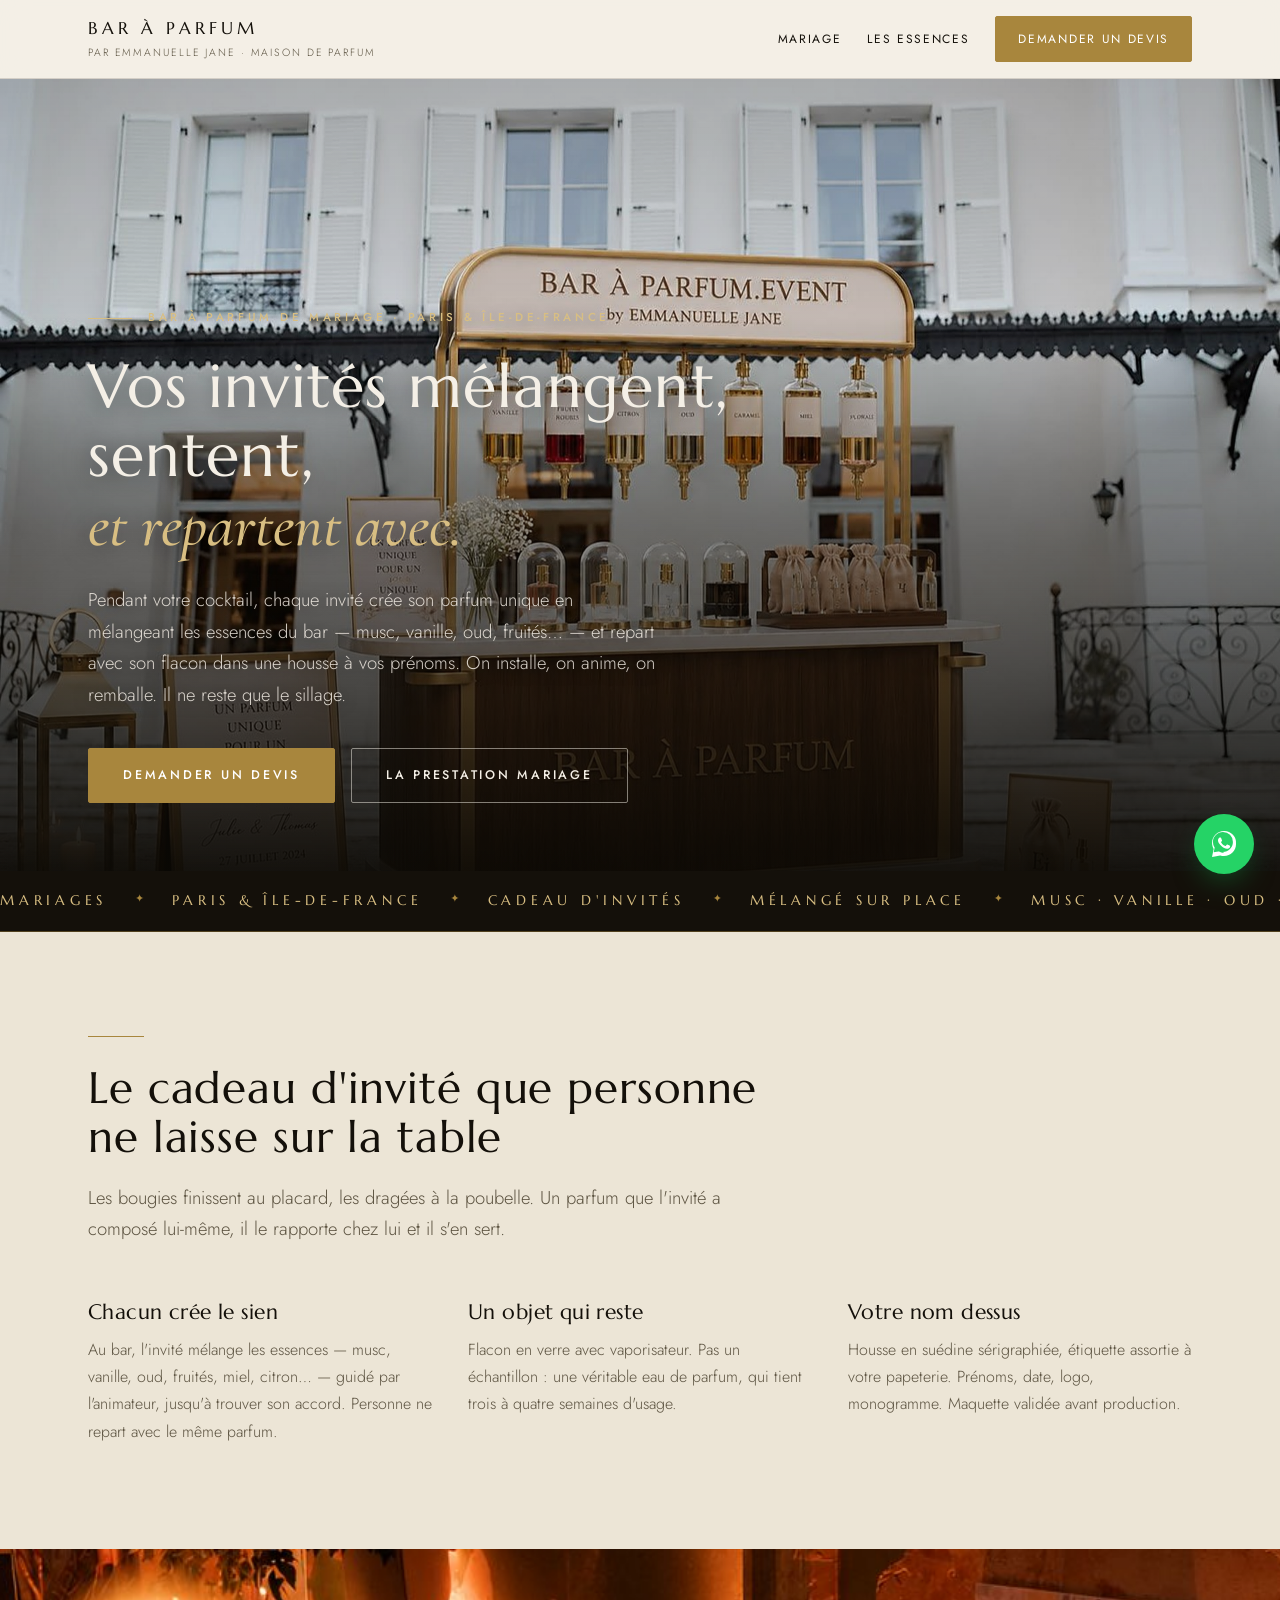
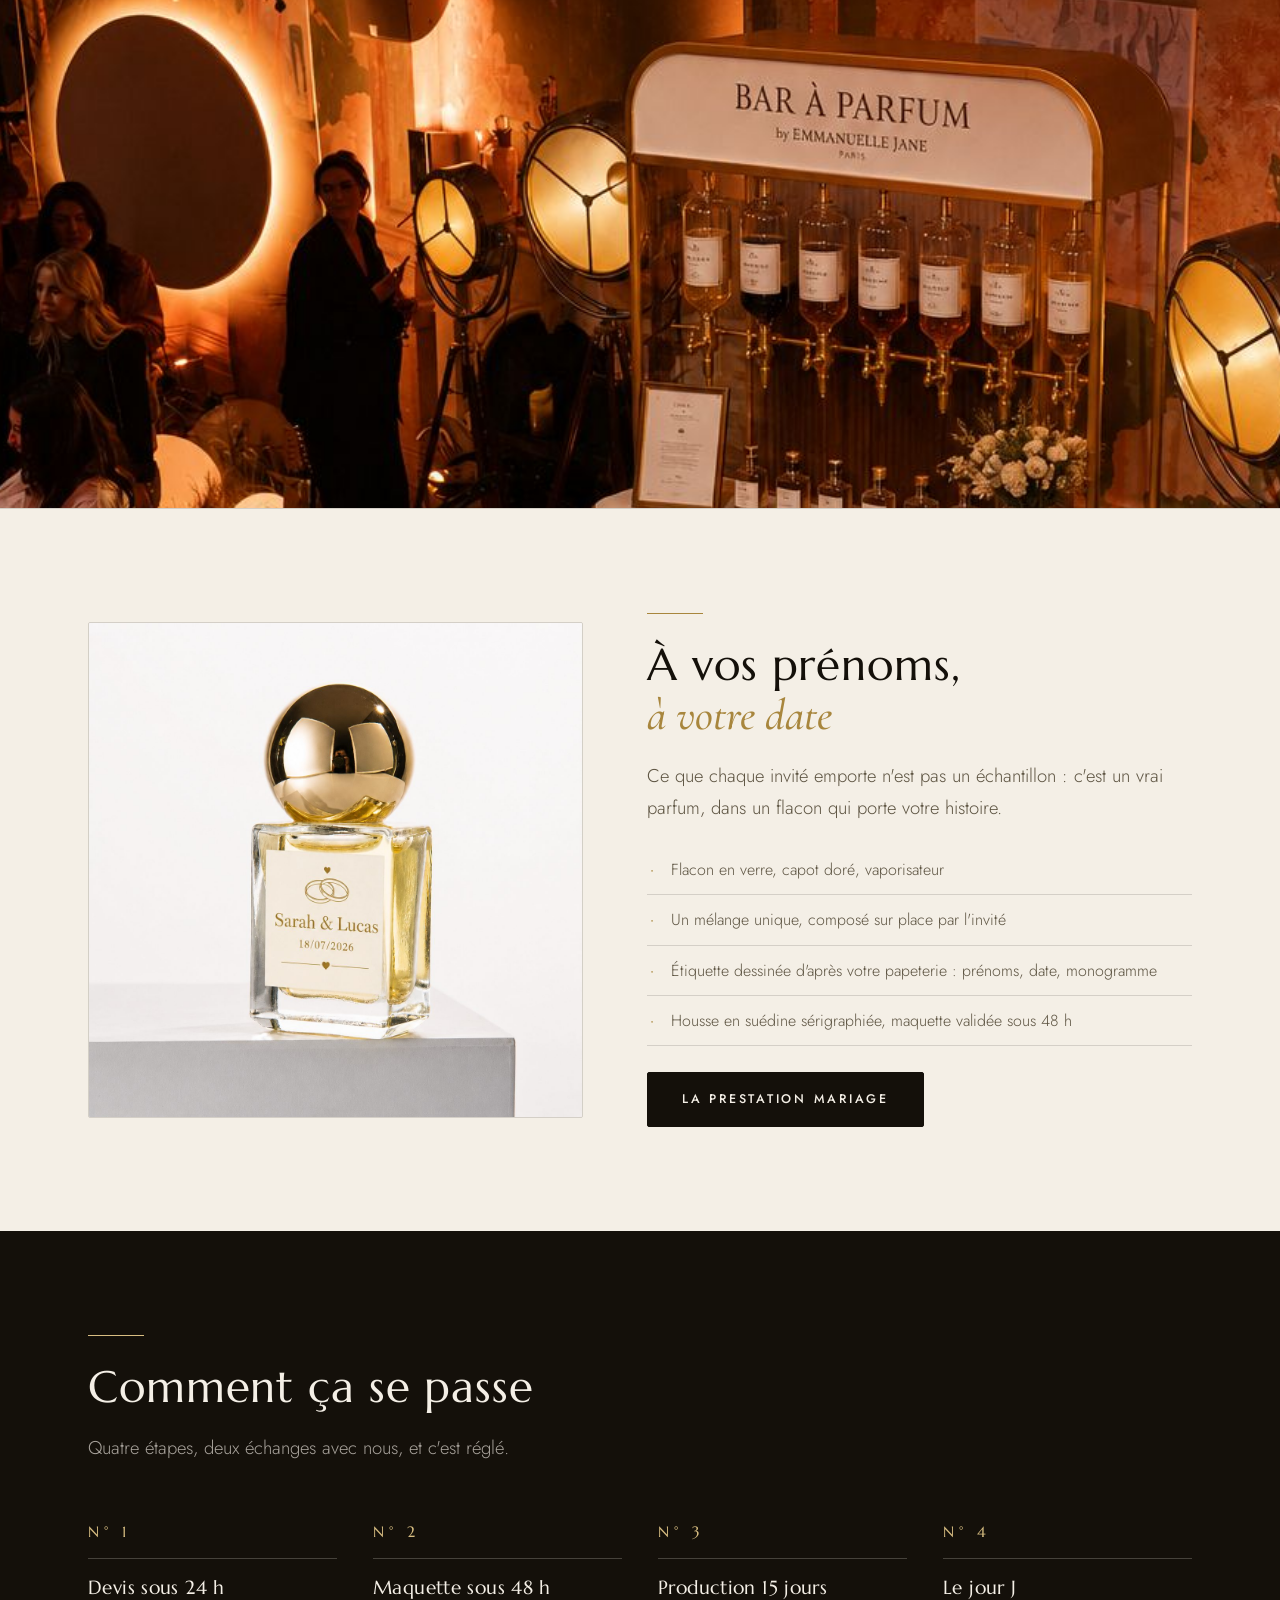
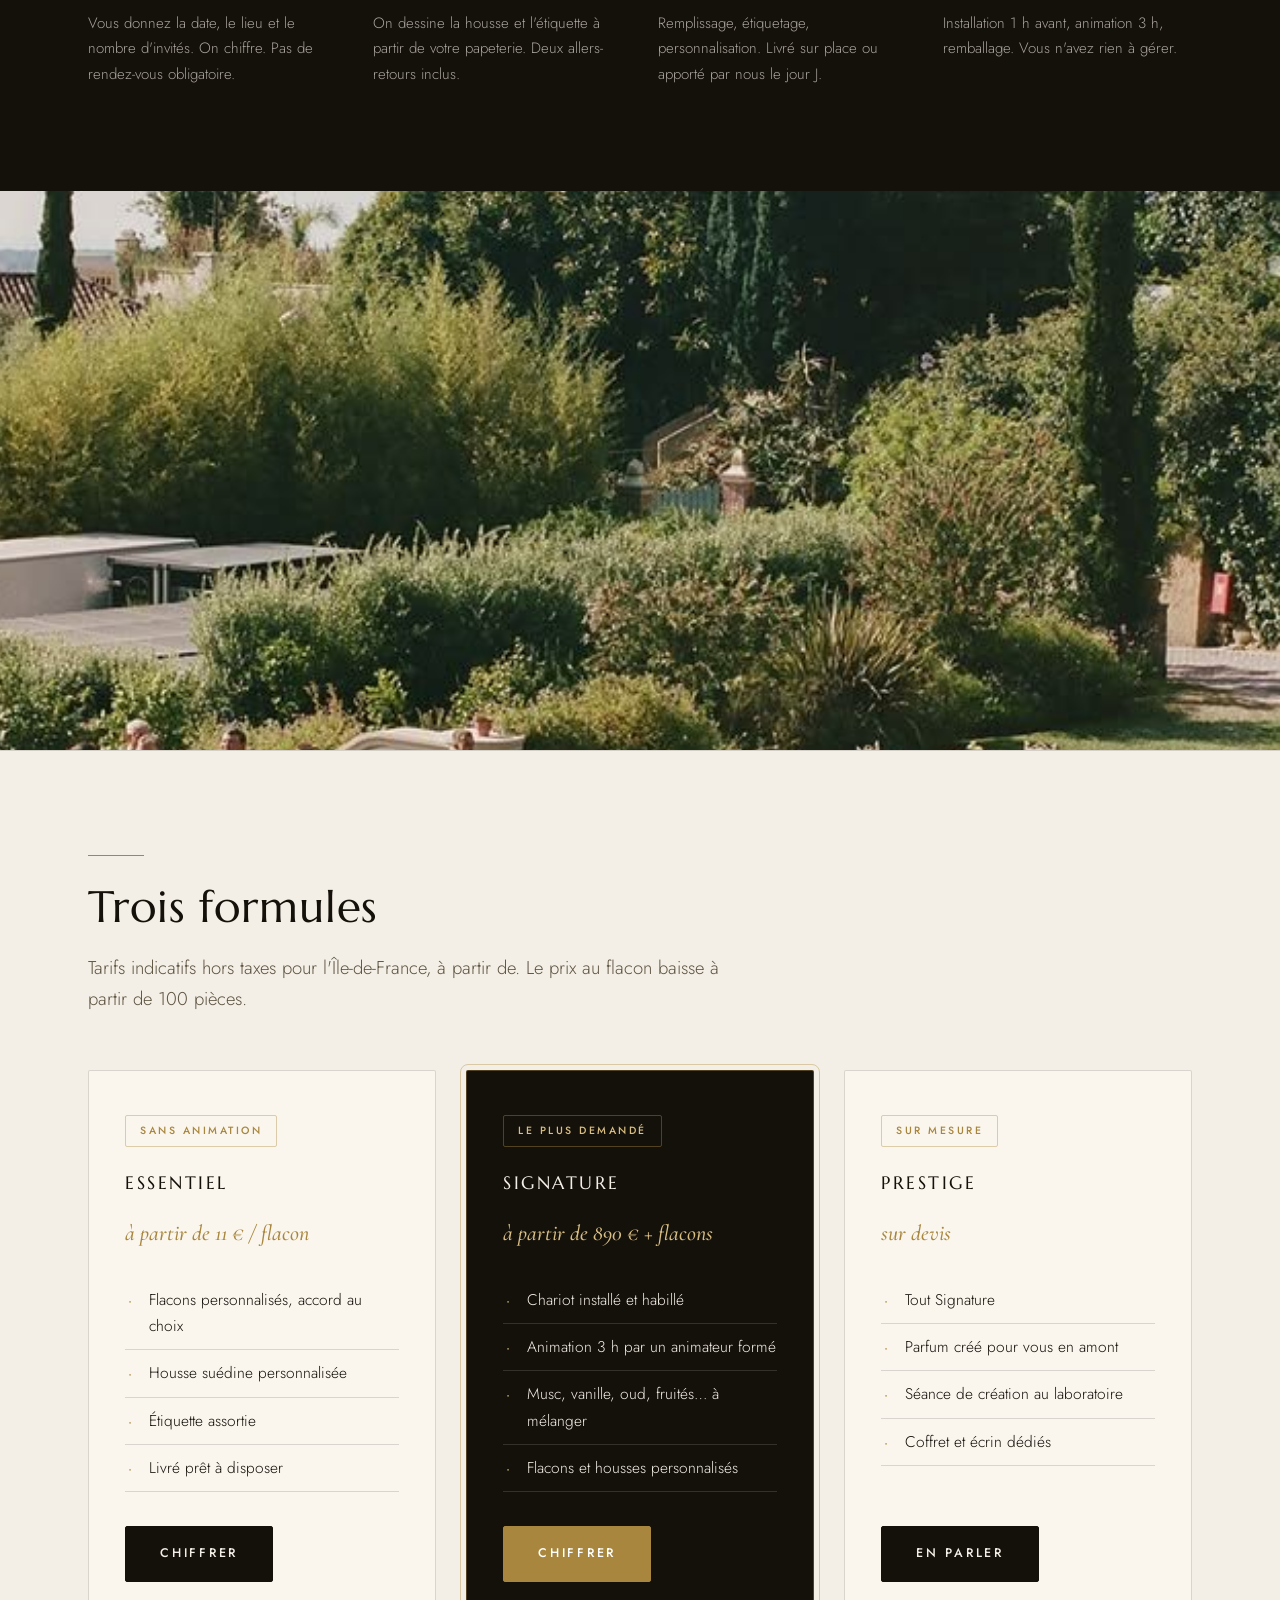
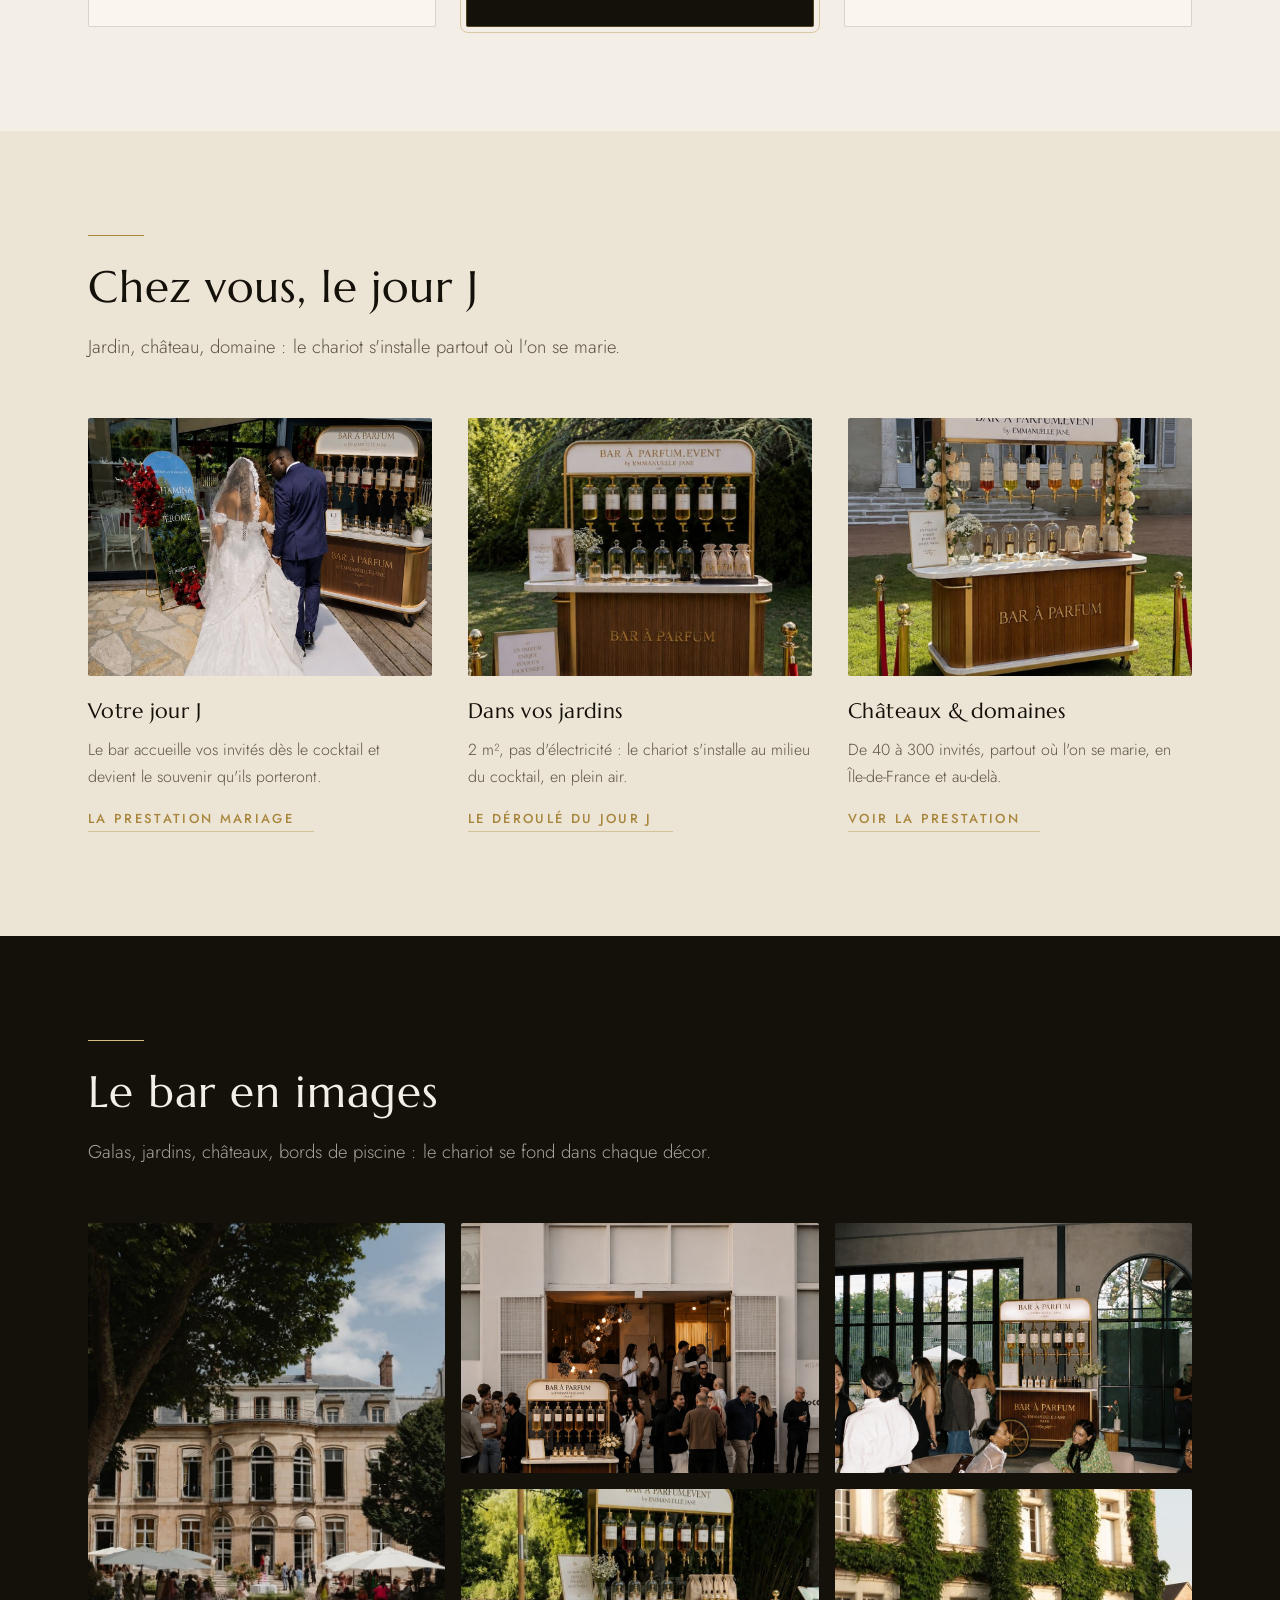
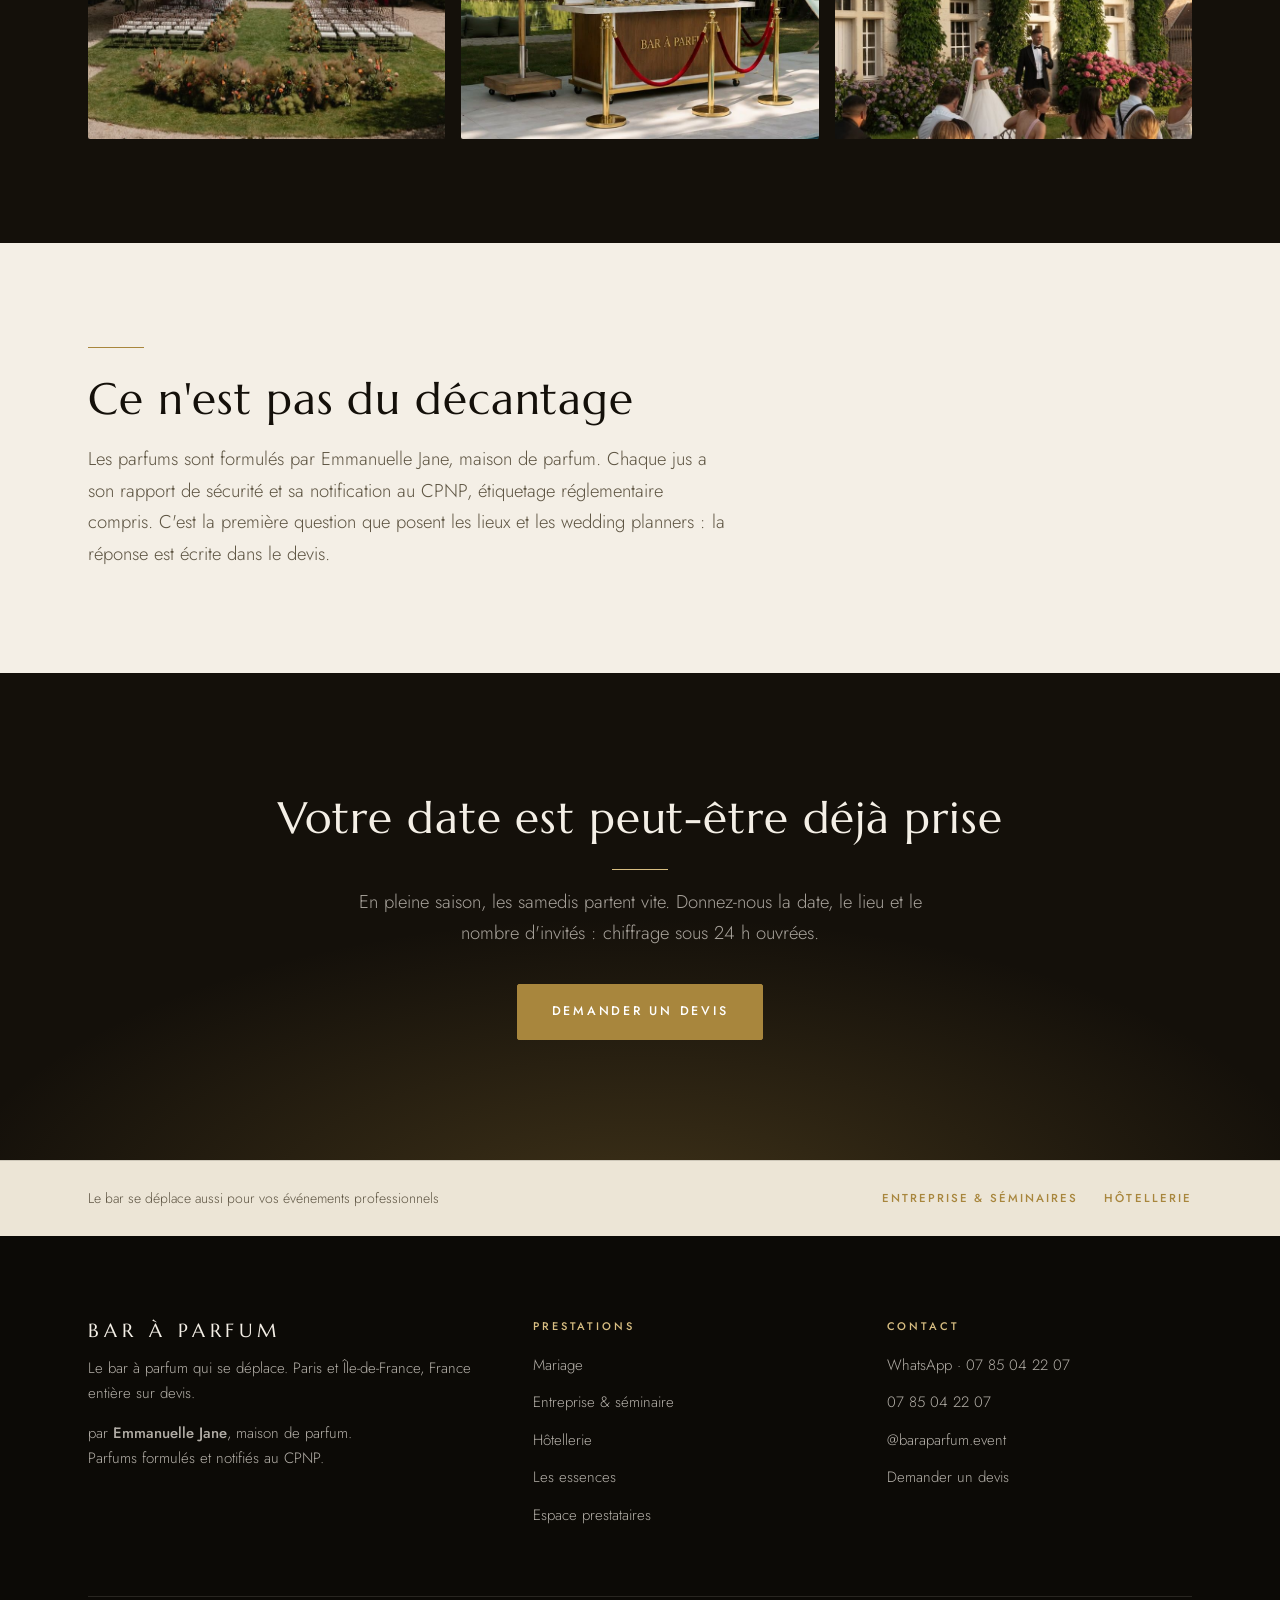
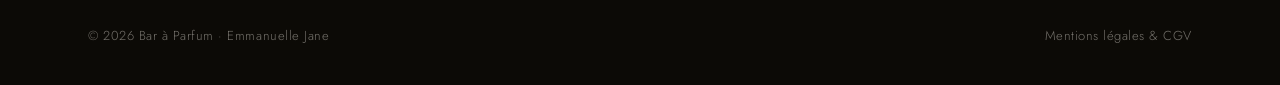
<file: index.html>
<!DOCTYPE html>
<html lang="fr">
<head>
<meta charset="utf-8">
<meta name="viewport" content="width=device-width,initial-scale=1">
<title>Bar à Parfum · Le cadeau d'invités parfumé de votre mariage · Paris</title>
<meta name="description" content="Un bar à parfum à votre mariage : vos invités créent leur parfum unique en mélangeant les essences — musc, vanille, oud, fruités — et repartent avec leur flacon à vos prénoms. Paris et Île-de-France.">
<meta property="og:title" content="Bar à Parfum · Le cadeau d'invités parfumé de votre mariage · Paris">
<meta property="og:description" content="Un bar à parfum à votre mariage : vos invités créent leur parfum unique en mélangeant les essences — musc, vanille, oud, fruités — et repartent avec leur flacon à vos prénoms. Paris et Île-de-France.">
<meta property="og:locale" content="fr_FR">
<meta property="og:type" content="website">
<link rel="preconnect" href="https://fonts.googleapis.com">
<link rel="preconnect" href="https://fonts.gstatic.com" crossorigin>
<link href="https://fonts.googleapis.com/css2?family=Marcellus&family=Cormorant+Garamond:ital,wght@1,400;1,500&family=Jost:wght@300;400;500&display=swap" rel="stylesheet">
<link rel="canonical" href="https://bara-parfums.fr/">
<meta property="og:url" content="https://bara-parfums.fr/">
<meta property="og:image" content="https://bara-parfums.fr/assets/img/og-image.jpg">
<meta property="og:image:width" content="1200">
<meta property="og:image:height" content="630">
<script type="application/ld+json">
{
  "@context": "https://schema.org",
  "@type": "LocalBusiness",
  "name": "Bar à Parfum.Event by Emmanuelle Jane",
  "description": "Bar à parfum itinérant pour mariages et événements : vos invités créent leur parfum unique en mélangeant les essences et repartent avec leur flacon personnalisé.",
  "url": "https://bara-parfums.fr/",
  "image": "https://bara-parfums.fr/assets/img/og-image.jpg",
  "telephone": "+33785042207",
  "priceRange": "€€",
  "areaServed": ["Paris", "Île-de-France", "France"],
  "sameAs": ["https://instagram.com/baraparfum.event"]
}
</script>
<link rel="icon" type="image/svg+xml" href="assets/img/favicon.svg">
<link rel="icon" type="image/png" sizes="32x32" href="assets/img/favicon-32.png">
<link rel="apple-touch-icon" href="assets/img/apple-touch-icon.png">
<link rel="stylesheet" href="assets/style.css">
</head>
<body>

<header class="site-head">
  <div class="head-in">
    <a class="logo" href="index.html">
      <b>Bar à Parfum</b>
      <span>par Emmanuelle Jane · maison de parfum</span>
    </a>
    <button class="burger" aria-expanded="false" aria-controls="nav">Menu</button>
    <nav class="nav" id="nav">
      <a href="mariage.html">Mariage</a>
      <a href="collection.html">Les essences</a>
      <a class="btn" href="devis.html">Demander un devis</a>
    </nav>
  </div>
</header>

<section class="hero hero--photo">
  <img class="hero-bg" src="assets/img/hero-bar.jpg" alt="Le chariot Bar à Parfum dressé devant une façade de maison de réception">
  <div class="hero-in">
    <div>
      <p class="eyebrow">Bar à parfum de mariage · Paris &amp; Île-de-France</p>
      <h1>Vos invités mélangent,<br>sentent,<br><i>et repartent avec.</i></h1>
      <p class="lede">Pendant votre cocktail, chaque invité crée son parfum unique en mélangeant
      les essences du bar — musc, vanille, oud, fruités… — et repart avec son flacon dans une
      housse à vos prénoms. On installe, on anime, on remballe. Il ne reste que le sillage.</p>
      <div class="hero-actions">
        <a class="btn" href="devis.html">Demander un devis</a>
        <a class="btn btn--ghost" href="mariage.html">La prestation mariage</a>
      </div>
    </div>
  </div>
</section>

<div class="ribbon" aria-hidden="true">
  <div class="ribbon-track">
    <span>Mariages</span><i>✦</i><span>Paris &amp; Île-de-France</span><i>✦</i><span>Cadeau d'invités</span><i>✦</i><span>Mélangé sur place</span><i>✦</i><span>Musc · Vanille · Oud · Fruités</span><i>✦</i>
    <span>Mariages</span><i>✦</i><span>Paris &amp; Île-de-France</span><i>✦</i><span>Cadeau d'invités</span><i>✦</i><span>Mélangé sur place</span><i>✦</i><span>Musc · Vanille · Oud · Fruités</span><i>✦</i>
  </div>
</div>

<section class="sec sec--pale">
  <div class="wrap">
    <div class="sec-head rise">
      <div class="tick"></div>
      <h2>Le cadeau d'invité que personne ne laisse sur la table</h2>
      <p class="lede">Les bougies finissent au placard, les dragées à la poubelle. Un parfum que l'invité
      a composé lui-même, il le rapporte chez lui et il s'en sert.</p>
    </div>
    <div class="grid grid--3 rise">
      <div class="cell">
        <h3>Chacun crée le sien</h3>
        <p>Au bar, l'invité mélange les essences — musc, vanille, oud, fruités, miel, citron… —
        guidé par l'animateur, jusqu'à trouver son accord. Personne ne repart avec le même parfum.</p>
      </div>
      <div class="cell">
        <h3>Un objet qui reste</h3>
        <p>Flacon en verre avec vaporisateur. Pas un échantillon : une véritable
        eau de parfum, qui tient trois à quatre semaines d'usage.</p>
      </div>
      <div class="cell">
        <h3>Votre nom dessus</h3>
        <p>Housse en suédine sérigraphiée, étiquette assortie à votre papeterie. Prénoms, date,
        logo, monogramme. Maquette validée avant production.</p>
      </div>
    </div>
  </div>
</section>

<div class="photo-band">
  <img src="assets/img/bar-gala.jpg" alt="Le bar à parfum lors d'un gala sous des voûtes anciennes" loading="lazy">
</div>

<section class="sec sec--paper">
  <div class="wrap">
    <div class="feature rise">
      <figure class="feature-img">
        <img src="assets/img/flacon-mariage.jpg" alt="Flacon de parfum personnalisé aux prénoms des mariés et à leur date" loading="lazy">
      </figure>
      <div>
        <div class="tick"></div>
        <h2>À vos prénoms,<br><i>à votre date</i></h2>
        <p class="lede">Ce que chaque invité emporte n'est pas un échantillon : c'est un vrai
        parfum, dans un flacon qui porte votre histoire.</p>
        <ul>
          <li>Flacon en verre, capot doré, vaporisateur</li>
          <li>Un mélange unique, composé sur place par l'invité</li>
          <li>Étiquette dessinée d'après votre papeterie : prénoms, date, monogramme</li>
          <li>Housse en suédine sérigraphiée, maquette validée sous 48&nbsp;h</li>
        </ul>
        <a class="btn btn--ink" href="mariage.html">La prestation mariage</a>
      </div>
    </div>
  </div>
</section>

<section class="sec sec--ink">
  <div class="wrap">
    <div class="sec-head rise">
      <div class="tick"></div>
      <h2>Comment ça se passe</h2>
      <p class="lede">Quatre étapes, deux échanges avec nous, et c'est réglé.</p>
    </div>
    <div class="steps rise">
      <div class="step">
        <span class="n">1</span>
        <h3>Devis sous 24&nbsp;h</h3>
        <p>Vous donnez la date, le lieu et le nombre d'invités. On chiffre. Pas de rendez-vous obligatoire.</p>
      </div>
      <div class="step">
        <span class="n">2</span>
        <h3>Maquette sous 48&nbsp;h</h3>
        <p>On dessine la housse et l'étiquette à partir de votre papeterie. Deux allers-retours inclus.</p>
      </div>
      <div class="step">
        <span class="n">3</span>
        <h3>Production 15&nbsp;jours</h3>
        <p>Remplissage, étiquetage, personnalisation. Livré sur place ou apporté par nous le jour J.</p>
      </div>
      <div class="step">
        <span class="n">4</span>
        <h3>Le jour J</h3>
        <p>Installation 1&nbsp;h avant, animation 3&nbsp;h, remballage. Vous n'avez rien à gérer.</p>
      </div>
    </div>
  </div>
</section>

<div class="photo-band">
  <img src="assets/img/lieu-jardin.jpg" alt="Cocktail de mariage dans un jardin de domaine" loading="lazy">
</div>

<section class="sec sec--paper" id="formules">
  <div class="wrap">
    <div class="sec-head rise">
      <div class="tick"></div>
      <h2>Trois formules</h2>
      <p class="lede">Tarifs indicatifs hors taxes pour l'Île-de-France, à partir de. Le prix au flacon
      baisse à partir de 100 pièces.</p>
    </div>
    <div class="formules rise">
      <div class="formule">
        <span class="tag">Sans animation</span>
        <h3>Essentiel</h3>
        <span class="price">à partir de 11 € / flacon</span>
        <ul>
          <li>Flacons personnalisés, accord au choix</li>
          <li>Housse suédine personnalisée</li>
          <li>Étiquette assortie</li>
          <li>Livré prêt à disposer</li>
        </ul>
        <a class="btn btn--ink" href="devis.html">Chiffrer</a>
      </div>
      <div class="formule formule--mid">
        <span class="tag">Le plus demandé</span>
        <h3>Signature</h3>
        <span class="price">à partir de 890 € + flacons</span>
        <ul>
          <li>Chariot installé et habillé</li>
          <li>Animation 3 h par un animateur formé</li>
          <li>Musc, vanille, oud, fruités… à mélanger</li>
          <li>Flacons et housses personnalisés</li>
        </ul>
        <a class="btn" href="devis.html">Chiffrer</a>
      </div>
      <div class="formule">
        <span class="tag">Sur mesure</span>
        <h3>Prestige</h3>
        <span class="price">sur devis</span>
        <ul>
          <li>Tout Signature</li>
          <li>Parfum créé pour vous en amont</li>
          <li>Séance de création au laboratoire</li>
          <li>Coffret et écrin dédiés</li>
        </ul>
        <a class="btn btn--ink" href="devis.html">En parler</a>
      </div>
    </div>
  </div>
</section>

<section class="sec sec--pale">
  <div class="wrap">
    <div class="sec-head rise">
      <div class="tick"></div>
      <h2>Chez vous, le jour J</h2>
      <p class="lede">Jardin, château, domaine : le chariot s'installe partout où l'on se marie.</p>
    </div>
    <div class="grid grid--3 rise">
      <div class="cell">
        <figure class="cell-photo"><img src="assets/img/bar-maries.jpg" alt="Les mariés main dans la main devant le bar à parfum" loading="lazy"></figure>
        <h3>Votre jour J</h3>
        <p>Le bar accueille vos invités dès le cocktail et devient le souvenir qu'ils porteront.</p>
        <p><a class="txtlink" href="mariage.html">La prestation mariage</a></p>
      </div>
      <div class="cell">
        <figure class="cell-photo"><img src="assets/img/bar-jardin.jpg" alt="Le bar à parfum dans un jardin de réception" loading="lazy"></figure>
        <h3>Dans vos jardins</h3>
        <p>2&nbsp;m², pas d'électricité : le chariot s'installe au milieu du cocktail, en plein air.</p>
        <p><a class="txtlink" href="mariage.html">Le déroulé du jour J</a></p>
      </div>
      <div class="cell">
        <figure class="cell-photo"><img src="assets/img/bar-chateau.jpg" alt="Le bar à parfum sur la pelouse d'un château" loading="lazy"></figure>
        <h3>Châteaux &amp; domaines</h3>
        <p>De 40 à 300 invités, partout où l'on se marie, en Île-de-France et au-delà.</p>
        <p><a class="txtlink" href="mariage.html">Voir la prestation</a></p>
      </div>
    </div>
  </div>
</section>

<section class="sec sec--ink">
  <div class="wrap">
    <div class="sec-head rise">
      <div class="tick"></div>
      <h2>Le bar en images</h2>
      <p class="lede">Galas, jardins, châteaux, bords de piscine : le chariot se fond dans
      chaque décor.</p>
    </div>
    <div class="gallery rise">
      <figure class="g-tall"><img src="assets/img/lieu-hotel-particulier.jpg" alt="Cérémonie dans le jardin d'un hôtel particulier parisien" loading="lazy"></figure>
      <figure><img src="assets/img/bar-vitrine.jpg" alt="Le bar à parfum lors d'un vernissage" loading="lazy"></figure>
      <figure><img src="assets/img/bar-lounge.jpg" alt="Le bar à parfum dans un loft en séminaire" loading="lazy"></figure>
      <figure><img src="assets/img/bar-piscine.jpg" alt="Le bar à parfum au bord d'une piscine" loading="lazy"></figure>
      <figure><img src="assets/img/lieu-chateau.jpg" alt="Dîner de mariage devant un château" loading="lazy"></figure>
    </div>
  </div>
</section>

<section class="sec sec--paper">
  <div class="wrap">
    <div class="sec-head rise" style="margin-bottom:0">
      <div class="tick"></div>
      <h2>Ce n'est pas du décantage</h2>
      <p class="lede">Les parfums sont formulés par Emmanuelle Jane, maison de parfum. Chaque jus a
      son rapport de sécurité et sa notification au CPNP, étiquetage réglementaire compris.
      C'est la première question que posent les lieux et les wedding planners : la réponse est
      écrite dans le devis.</p>
    </div>
  </div>
</section>

<section class="cta-band">
  <div class="wrap">
    <h2>Votre date est peut-être déjà prise</h2>
    <p class="lede">En pleine saison, les samedis partent vite. Donnez-nous la date, le lieu et le
    nombre d'invités : chiffrage sous 24 h ouvrées.</p>
    <a class="btn" href="devis.html">Demander un devis</a>
  </div>
</section>

<section class="probar">
  <div class="wrap probar-in">
    <span>Le bar se déplace aussi pour vos événements professionnels</span>
    <nav>
      <a href="entreprise.html">Entreprise &amp; séminaires</a>
      <a href="hotellerie.html">Hôtellerie</a>
    </nav>
  </div>
</section>

<footer class="site-foot">
  <div class="wrap">
    <div class="foot-grid">
      <div>
        <p class="foot-mark">Bar à Parfum</p>
        <p style="font-size:15px">Le bar à parfum qui se déplace. Paris et Île-de-France, France entière sur devis.</p>
        <p style="font-size:15px;margin:0">par <strong>Emmanuelle Jane</strong>, maison de parfum.<br>
        Parfums formulés et notifiés au CPNP.</p>
      </div>
      <div>
        <h4>Prestations</h4>
        <ul>
          <li><a href="mariage.html">Mariage</a></li>
          <li><a href="entreprise.html">Entreprise &amp; séminaire</a></li>
          <li><a href="hotellerie.html">Hôtellerie</a></li>
          <li><a href="collection.html">Les essences</a></li>
          <li><a href="prestataires.html">Espace prestataires</a></li>
        </ul>
      </div>
      <div>
        <h4>Contact</h4>
        <ul>
          <li><a href="https://wa.me/33785042207" rel="noopener">WhatsApp · 07 85 04 22 07</a></li>
          <li><a href="tel:+33785042207">07 85 04 22 07</a></li>
          <li><a href="https://instagram.com/baraparfum.event" rel="noopener">@baraparfum.event</a></li>
          <li><a href="devis.html">Demander un devis</a></li>
        </ul>
      </div>
    </div>
    <div class="foot-bar">
      <span>© 2026 Bar à Parfum · Emmanuelle Jane</span>
      <span><a href="mentions.html">Mentions légales &amp; CGV</a></span>
    </div>
  </div>
</footer>

<a class="wa-fab" href="https://wa.me/33785042207?text=Bonjour%2C%20je%20souhaite%20un%20devis%20pour%20le%20bar%20%C3%A0%20parfum" target="_blank" rel="noopener" aria-label="Nous contacter sur WhatsApp">
  <svg viewBox="0 0 32 32" xmlns="http://www.w3.org/2000/svg"><path d="M16.04 3C9.42 3 4.05 8.36 4.05 14.97c0 2.11.55 4.17 1.6 5.99L4 29l8.23-1.6a12 12 0 0 0 3.81.62h.01c6.61 0 11.98-5.36 11.98-11.97A11.9 11.9 0 0 0 16.04 3zm0 21.99h-.01c-1.79 0-3.55-.48-5.08-1.39l-.36-.22-4.88.95.99-4.76-.24-.39a9.92 9.92 0 0 1-1.52-5.28c0-5.5 4.48-9.97 9.99-9.97a9.9 9.9 0 0 1 9.98 9.98c0 5.5-4.47 9.97-9.97 9.97l.1.11zm5.47-7.47c-.3-.15-1.77-.87-2.04-.97-.27-.1-.47-.15-.67.15-.2.3-.77.97-.94 1.17-.17.2-.35.22-.65.07-.3-.15-1.26-.46-2.4-1.48-.89-.79-1.49-1.77-1.66-2.07-.17-.3-.02-.46.13-.61.13-.13.3-.35.45-.52.15-.17.2-.3.3-.5.1-.2.05-.37-.02-.52-.08-.15-.68-1.62-.93-2.22-.24-.58-.49-.5-.67-.51h-.57c-.2 0-.52.07-.8.37-.27.3-1.04 1.02-1.04 2.5 0 1.47 1.07 2.89 1.22 3.09.15.2 2.11 3.22 5.1 4.51.71.31 1.27.49 1.7.63.72.23 1.37.2 1.88.12.57-.09 1.77-.72 2.02-1.42.25-.7.25-1.3.17-1.42-.07-.12-.27-.2-.57-.35z"/></svg>
</a>
<script src="assets/main.js"></script>
</body>
</html>
</file>
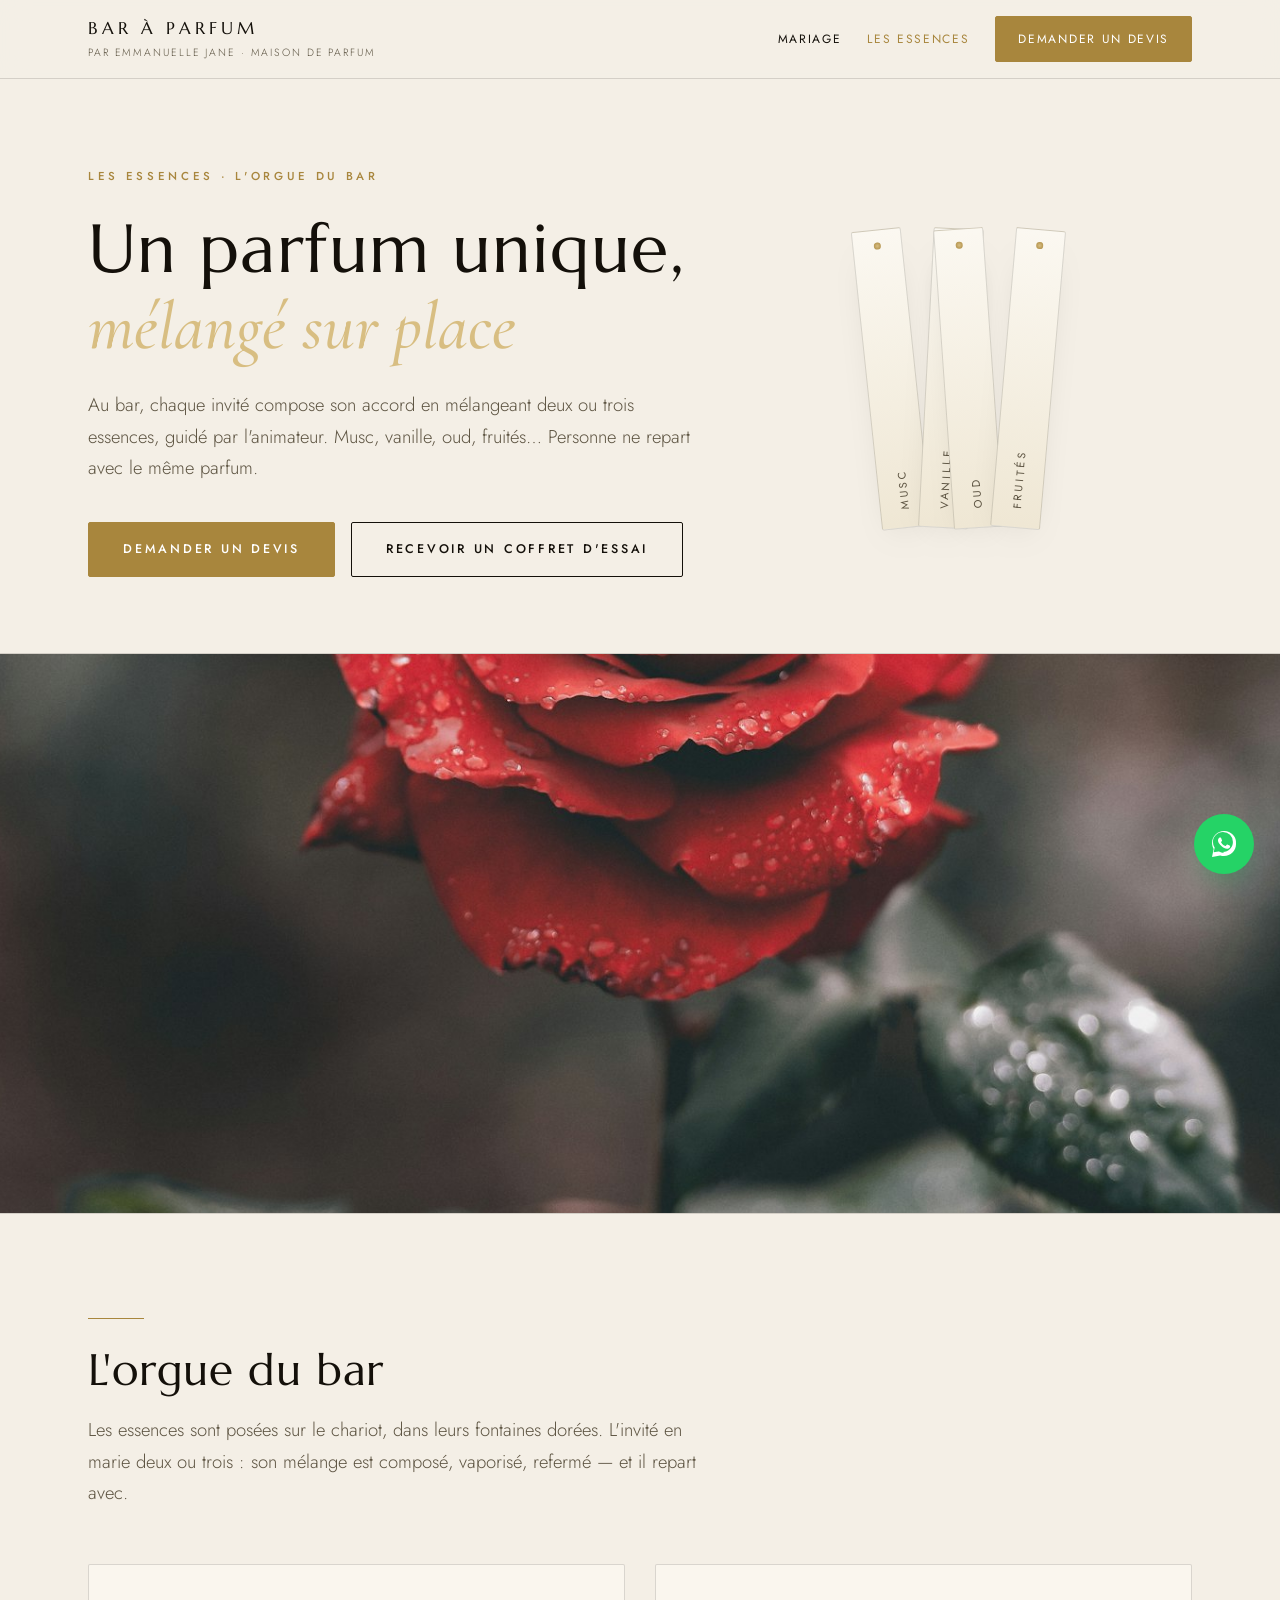
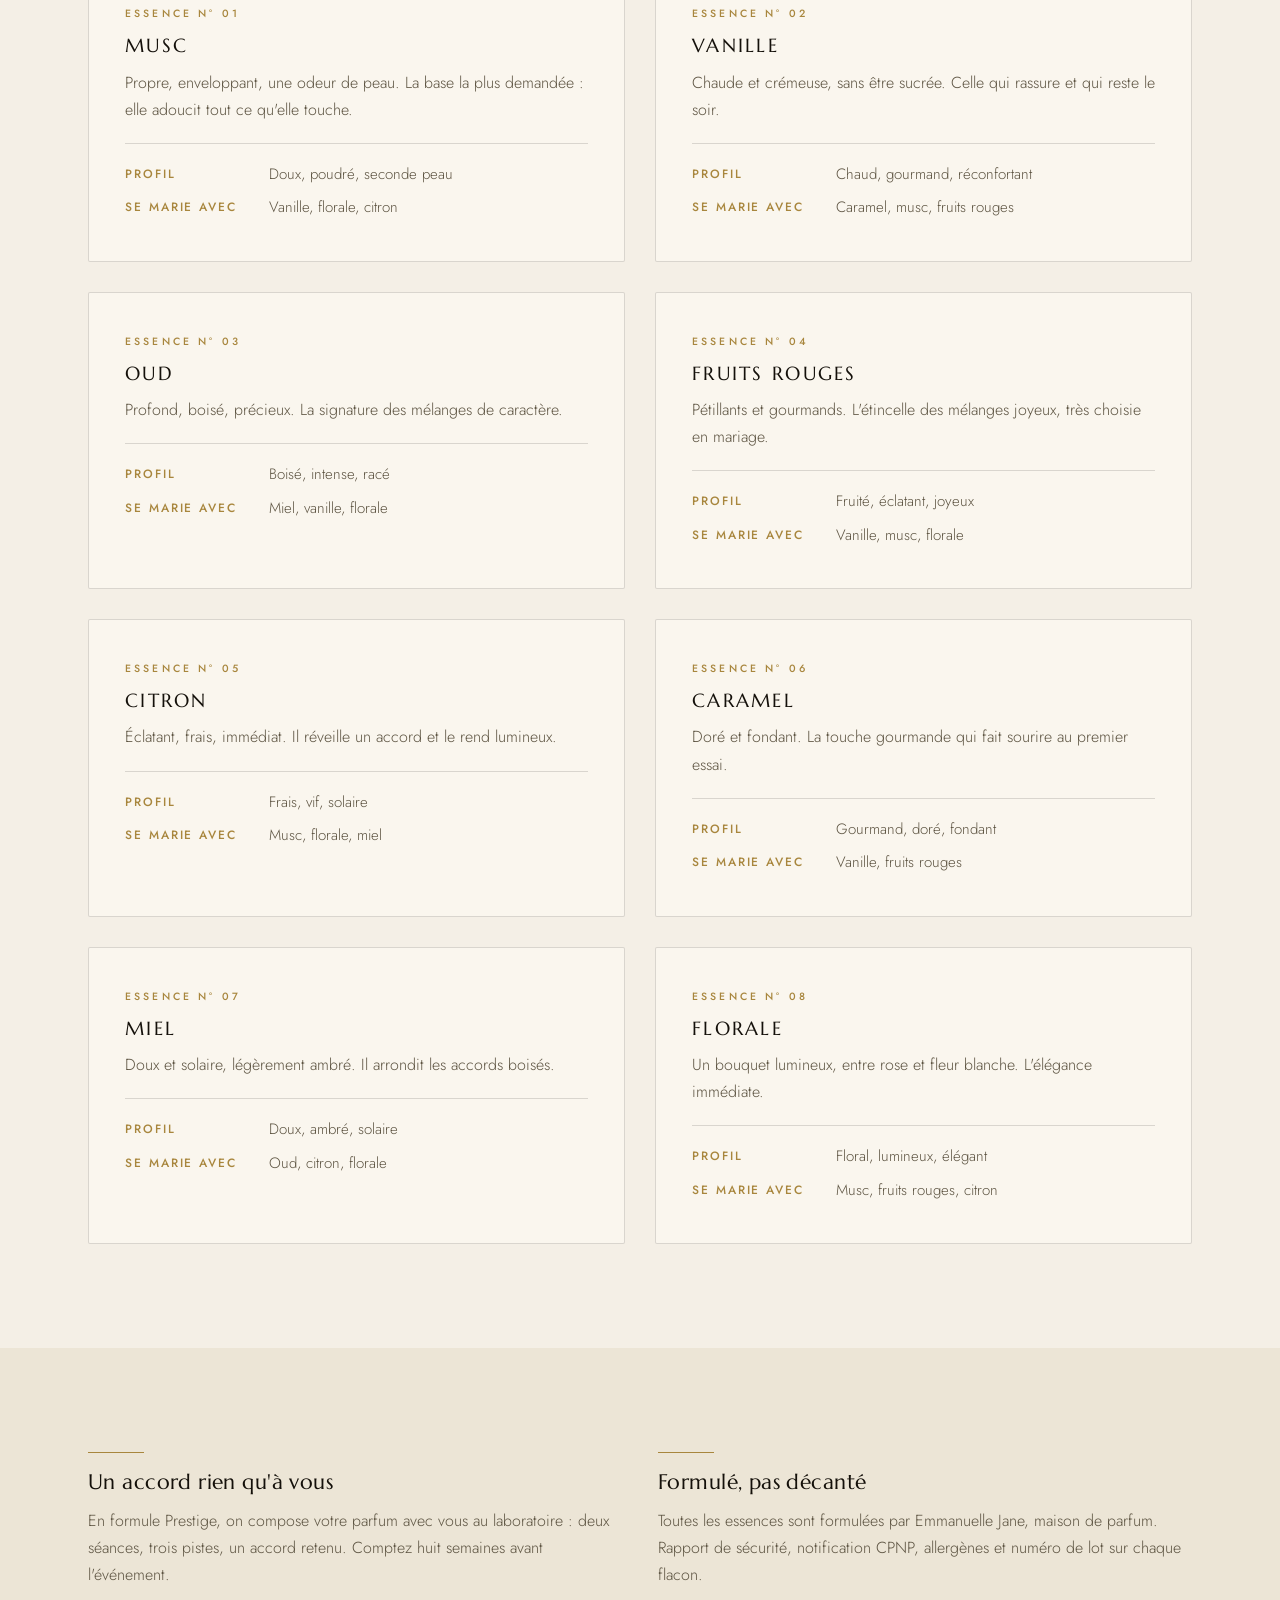
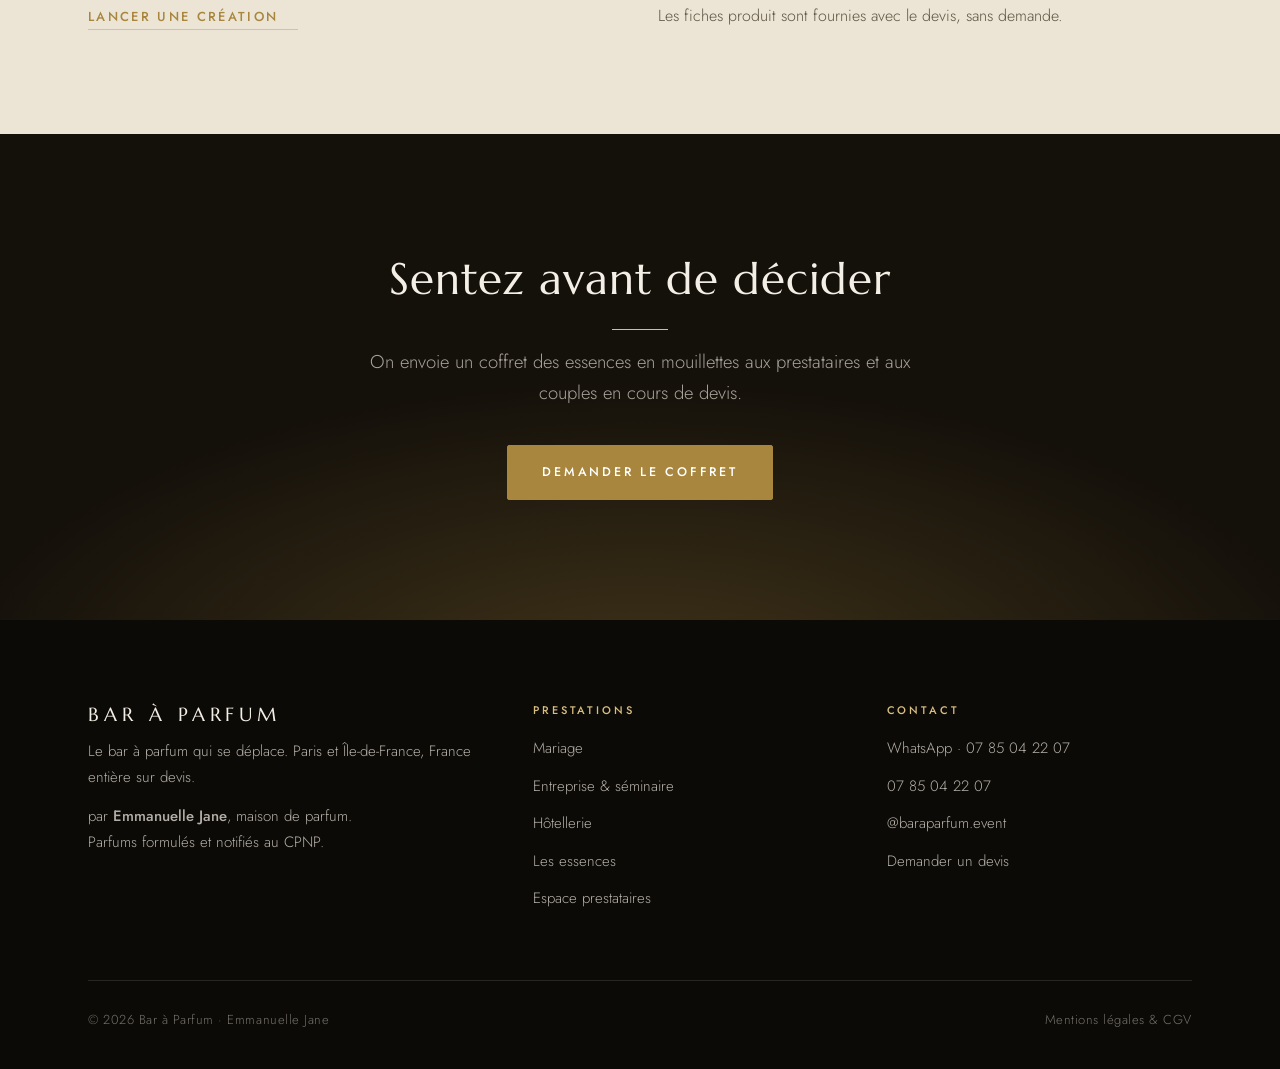
<file: collection.html>
<!DOCTYPE html>
<html lang="fr">
<head>
<meta charset="utf-8">
<meta name="viewport" content="width=device-width,initial-scale=1">
<title>Les essences · mélangez votre parfum unique | Bar à Parfum</title>
<meta name="description" content="Musc, vanille, oud, fruits rouges, citron, caramel, miel, florale : les essences du bar, à mélanger sur place pour créer un parfum unique. Formulées par Emmanuelle Jane, maison de parfum.">
<meta property="og:title" content="Les essences · mélangez votre parfum unique | Bar à Parfum">
<meta property="og:description" content="Musc, vanille, oud, fruits rouges, citron, caramel, miel, florale : les essences du bar, à mélanger sur place pour créer un parfum unique. Formulées par Emmanuelle Jane, maison de parfum.">
<meta property="og:locale" content="fr_FR">
<meta property="og:type" content="website">
<link rel="preconnect" href="https://fonts.googleapis.com">
<link rel="preconnect" href="https://fonts.gstatic.com" crossorigin>
<link href="https://fonts.googleapis.com/css2?family=Marcellus&family=Cormorant+Garamond:ital,wght@1,400;1,500&family=Jost:wght@300;400;500&display=swap" rel="stylesheet">
<link rel="canonical" href="https://bara-parfums.fr/collection.html">
<meta property="og:url" content="https://bara-parfums.fr/collection.html">
<meta property="og:image" content="https://bara-parfums.fr/assets/img/og-image.jpg">
<meta property="og:image:width" content="1200">
<meta property="og:image:height" content="630">
<link rel="icon" type="image/svg+xml" href="assets/img/favicon.svg">
<link rel="icon" type="image/png" sizes="32x32" href="assets/img/favicon-32.png">
<link rel="apple-touch-icon" href="assets/img/apple-touch-icon.png">
<link rel="stylesheet" href="assets/style.css">
</head>
<body>

<header class="site-head">
  <div class="head-in">
    <a class="logo" href="index.html">
      <b>Bar à Parfum</b>
      <span>par Emmanuelle Jane · maison de parfum</span>
    </a>
    <button class="burger" aria-expanded="false" aria-controls="nav">Menu</button>
    <nav class="nav" id="nav">
      <a href="mariage.html">Mariage</a>
      <a href="collection.html" aria-current="page">Les essences</a>
      <a class="btn" href="devis.html">Demander un devis</a>
    </nav>
  </div>
</header>

<section class="hero">
  <div class="hero-in">
    <div>
      <p class="eyebrow">Les essences · l'orgue du bar</p>
      <h1>Un parfum unique,<br><i>mélangé sur place</i></h1>
      <p class="lede">Au bar, chaque invité compose son accord en mélangeant deux ou trois
      essences, guidé par l'animateur. Musc, vanille, oud, fruités… Personne ne repart
      avec le même parfum.</p>
      <div class="hero-actions">
        <a class="btn" href="devis.html">Demander un devis</a>
        <a class="btn btn--ghost" href="prestataires.html">Recevoir un coffret d'essai</a>
      </div>
    </div>
    <div class="fan" aria-hidden="true">
      <div class="strip" style="--rot:-6deg"><span>Musc</span></div>
      <div class="strip" style="--rot:3deg"><span>Vanille</span></div>
      <div class="strip" style="--rot:-4deg"><span>Oud</span></div>
      <div class="strip" style="--rot:5deg"><span>Fruités</span></div>
    </div>
  </div>
</section>

<div class="photo-band">
  <img src="assets/img/collection-rose.jpg" alt="Rose sombre perlée de rosée" loading="lazy">
</div>

<section class="sec sec--paper">
  <div class="wrap">
    <div class="sec-head rise">
      <div class="tick"></div>
      <h2>L'orgue du bar</h2>
      <p class="lede">Les essences sont posées sur le chariot, dans leurs fontaines dorées.
      L'invité en marie deux ou trois : son mélange est composé, vaporisé, refermé — et il
      repart avec.</p>
    </div>
    <div class="collection">
      <article class="jus rise">
        <span class="ref">Essence n° 01</span>
        <h3>Musc</h3>
        <p class="desc">Propre, enveloppant, une odeur de peau. La base la plus demandée : elle adoucit tout ce qu'elle touche.</p>
        <dl>
          <dt>Profil</dt><dd>Doux, poudré, seconde peau</dd>
          <dt>Se marie avec</dt><dd>Vanille, florale, citron</dd>
        </dl>
      </article>
      <article class="jus rise">
        <span class="ref">Essence n° 02</span>
        <h3>Vanille</h3>
        <p class="desc">Chaude et crémeuse, sans être sucrée. Celle qui rassure et qui reste le soir.</p>
        <dl>
          <dt>Profil</dt><dd>Chaud, gourmand, réconfortant</dd>
          <dt>Se marie avec</dt><dd>Caramel, musc, fruits rouges</dd>
        </dl>
      </article>
      <article class="jus rise">
        <span class="ref">Essence n° 03</span>
        <h3>Oud</h3>
        <p class="desc">Profond, boisé, précieux. La signature des mélanges de caractère.</p>
        <dl>
          <dt>Profil</dt><dd>Boisé, intense, racé</dd>
          <dt>Se marie avec</dt><dd>Miel, vanille, florale</dd>
        </dl>
      </article>
      <article class="jus rise">
        <span class="ref">Essence n° 04</span>
        <h3>Fruits rouges</h3>
        <p class="desc">Pétillants et gourmands. L'étincelle des mélanges joyeux, très choisie en mariage.</p>
        <dl>
          <dt>Profil</dt><dd>Fruité, éclatant, joyeux</dd>
          <dt>Se marie avec</dt><dd>Vanille, musc, florale</dd>
        </dl>
      </article>
      <article class="jus rise">
        <span class="ref">Essence n° 05</span>
        <h3>Citron</h3>
        <p class="desc">Éclatant, frais, immédiat. Il réveille un accord et le rend lumineux.</p>
        <dl>
          <dt>Profil</dt><dd>Frais, vif, solaire</dd>
          <dt>Se marie avec</dt><dd>Musc, florale, miel</dd>
        </dl>
      </article>
      <article class="jus rise">
        <span class="ref">Essence n° 06</span>
        <h3>Caramel</h3>
        <p class="desc">Doré et fondant. La touche gourmande qui fait sourire au premier essai.</p>
        <dl>
          <dt>Profil</dt><dd>Gourmand, doré, fondant</dd>
          <dt>Se marie avec</dt><dd>Vanille, fruits rouges</dd>
        </dl>
      </article>
      <article class="jus rise">
        <span class="ref">Essence n° 07</span>
        <h3>Miel</h3>
        <p class="desc">Doux et solaire, légèrement ambré. Il arrondit les accords boisés.</p>
        <dl>
          <dt>Profil</dt><dd>Doux, ambré, solaire</dd>
          <dt>Se marie avec</dt><dd>Oud, citron, florale</dd>
        </dl>
      </article>
      <article class="jus rise">
        <span class="ref">Essence n° 08</span>
        <h3>Florale</h3>
        <p class="desc">Un bouquet lumineux, entre rose et fleur blanche. L'élégance immédiate.</p>
        <dl>
          <dt>Profil</dt><dd>Floral, lumineux, élégant</dd>
          <dt>Se marie avec</dt><dd>Musc, fruits rouges, citron</dd>
        </dl>
      </article>
    </div>
  </div>
</section>

<section class="sec sec--pale">
  <div class="wrap">
    <div class="grid grid--2 rise">
      <div class="cell">
        <div class="tick"></div>
        <h3>Un accord rien qu'à vous</h3>
        <p>En formule Prestige, on compose votre parfum avec vous au laboratoire : deux séances,
        trois pistes, un accord retenu. Comptez huit semaines avant l'événement.</p>
        <p><a class="txtlink" href="devis.html">Lancer une création</a></p>
      </div>
      <div class="cell">
        <div class="tick"></div>
        <h3>Formulé, pas décanté</h3>
        <p>Toutes les essences sont formulées par Emmanuelle Jane, maison de parfum. Rapport de
        sécurité, notification CPNP, allergènes et numéro de lot sur chaque flacon.</p>
        <p>Les fiches produit sont fournies avec le devis, sans demande.</p>
      </div>
    </div>
  </div>
</section>

<section class="cta-band">
  <div class="wrap">
    <h2>Sentez avant de décider</h2>
    <p class="lede">On envoie un coffret des essences en mouillettes aux prestataires et aux couples en cours de devis.</p>
    <a class="btn" href="devis.html">Demander le coffret</a>
  </div>
</section>

<footer class="site-foot">
  <div class="wrap">
    <div class="foot-grid">
      <div>
        <p class="foot-mark">Bar à Parfum</p>
        <p style="font-size:15px">Le bar à parfum qui se déplace. Paris et Île-de-France, France entière sur devis.</p>
        <p style="font-size:15px;margin:0">par <strong>Emmanuelle Jane</strong>, maison de parfum.<br>
        Parfums formulés et notifiés au CPNP.</p>
      </div>
      <div>
        <h4>Prestations</h4>
        <ul>
          <li><a href="mariage.html">Mariage</a></li>
          <li><a href="entreprise.html">Entreprise &amp; séminaire</a></li>
          <li><a href="hotellerie.html">Hôtellerie</a></li>
          <li><a href="collection.html">Les essences</a></li>
          <li><a href="prestataires.html">Espace prestataires</a></li>
        </ul>
      </div>
      <div>
        <h4>Contact</h4>
        <ul>
          <li><a href="https://wa.me/33785042207" rel="noopener">WhatsApp · 07 85 04 22 07</a></li>
          <li><a href="tel:+33785042207">07 85 04 22 07</a></li>
          <li><a href="https://instagram.com/baraparfum.event" rel="noopener">@baraparfum.event</a></li>
          <li><a href="devis.html">Demander un devis</a></li>
        </ul>
      </div>
    </div>
    <div class="foot-bar">
      <span>© 2026 Bar à Parfum · Emmanuelle Jane</span>
      <span><a href="mentions.html">Mentions légales &amp; CGV</a></span>
    </div>
  </div>
</footer>

<a class="wa-fab" href="https://wa.me/33785042207?text=Bonjour%2C%20je%20souhaite%20un%20devis%20pour%20le%20bar%20%C3%A0%20parfum" target="_blank" rel="noopener" aria-label="Nous contacter sur WhatsApp">
  <svg viewBox="0 0 32 32" xmlns="http://www.w3.org/2000/svg"><path d="M16.04 3C9.42 3 4.05 8.36 4.05 14.97c0 2.11.55 4.17 1.6 5.99L4 29l8.23-1.6a12 12 0 0 0 3.81.62h.01c6.61 0 11.98-5.36 11.98-11.97A11.9 11.9 0 0 0 16.04 3zm0 21.99h-.01c-1.79 0-3.55-.48-5.08-1.39l-.36-.22-4.88.95.99-4.76-.24-.39a9.92 9.92 0 0 1-1.52-5.28c0-5.5 4.48-9.97 9.99-9.97a9.9 9.9 0 0 1 9.98 9.98c0 5.5-4.47 9.97-9.97 9.97l.1.11zm5.47-7.47c-.3-.15-1.77-.87-2.04-.97-.27-.1-.47-.15-.67.15-.2.3-.77.97-.94 1.17-.17.2-.35.22-.65.07-.3-.15-1.26-.46-2.4-1.48-.89-.79-1.49-1.77-1.66-2.07-.17-.3-.02-.46.13-.61.13-.13.3-.35.45-.52.15-.17.2-.3.3-.5.1-.2.05-.37-.02-.52-.08-.15-.68-1.62-.93-2.22-.24-.58-.49-.5-.67-.51h-.57c-.2 0-.52.07-.8.37-.27.3-1.04 1.02-1.04 2.5 0 1.47 1.07 2.89 1.22 3.09.15.2 2.11 3.22 5.1 4.51.71.31 1.27.49 1.7.63.72.23 1.37.2 1.88.12.57-.09 1.77-.72 2.02-1.42.25-.7.25-1.3.17-1.42-.07-.12-.27-.2-.57-.35z"/></svg>
</a>
<script src="assets/main.js"></script>
</body>
</html>
</file>
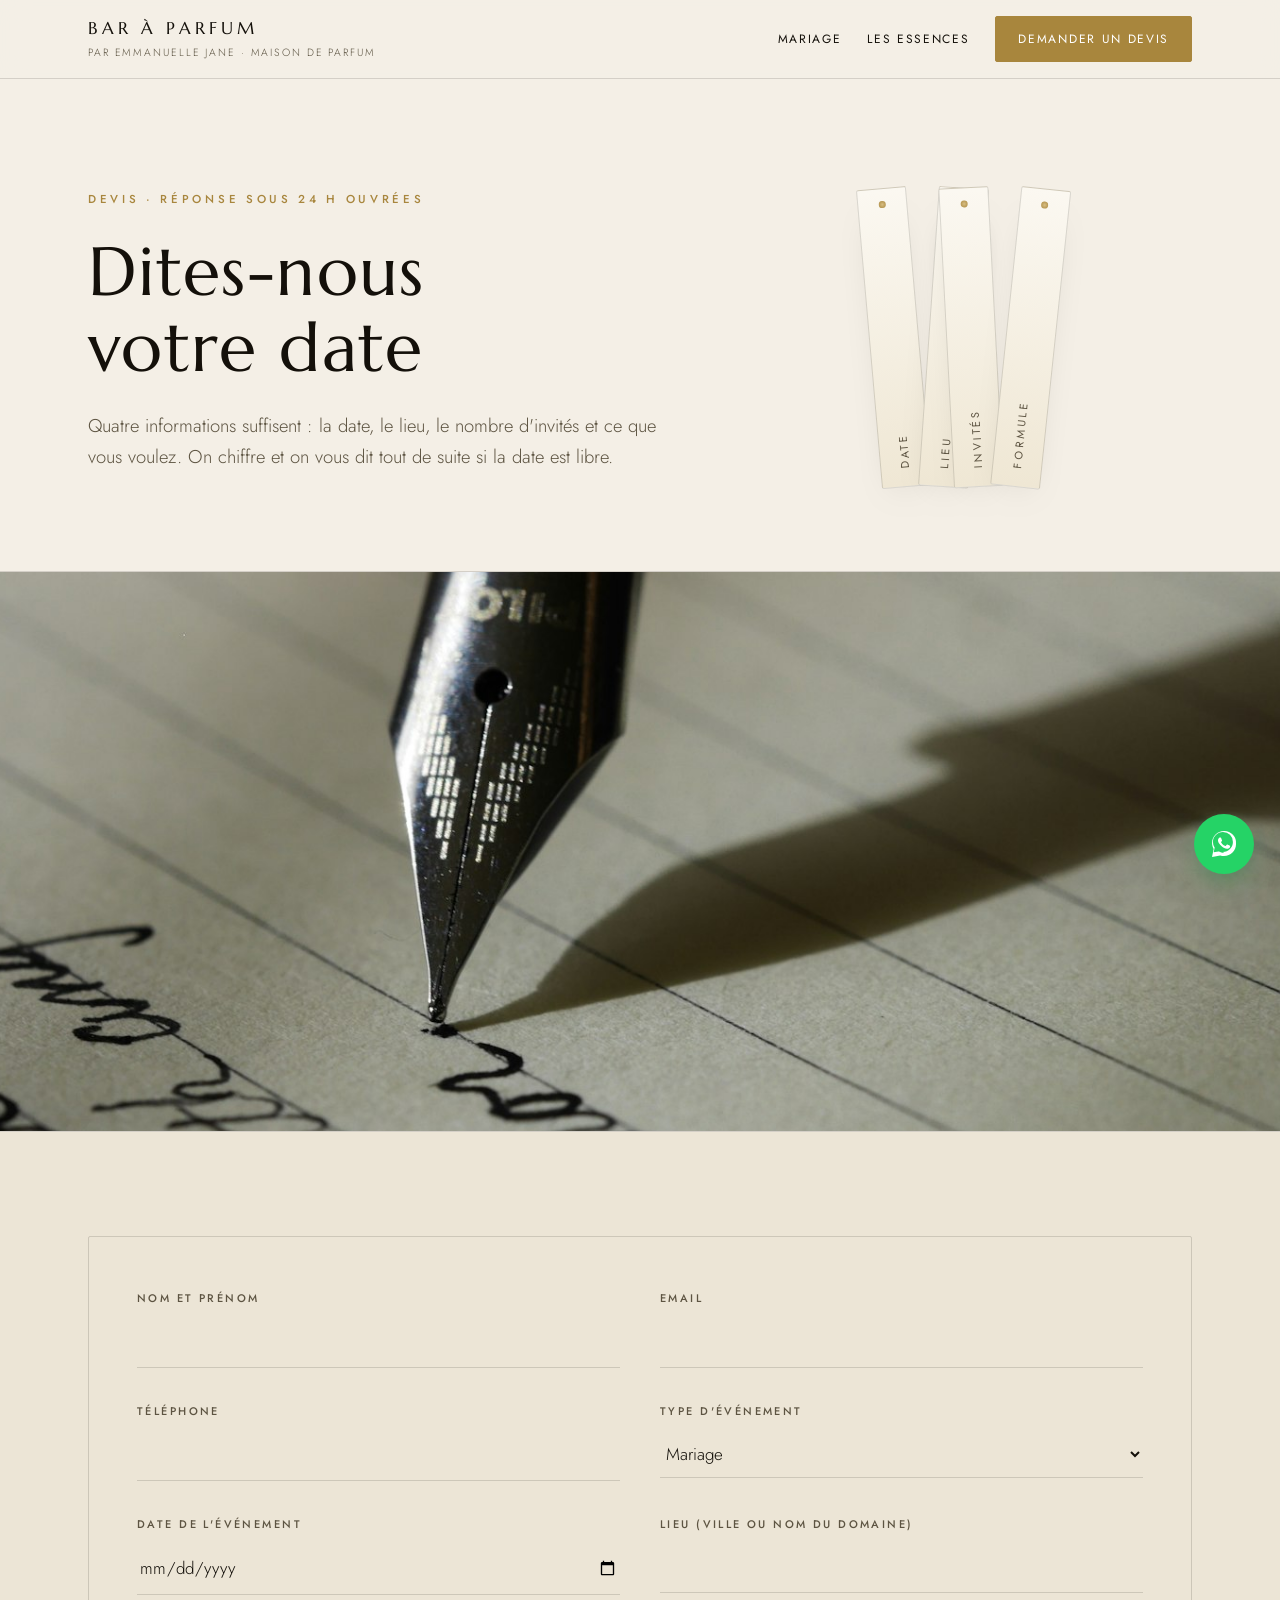
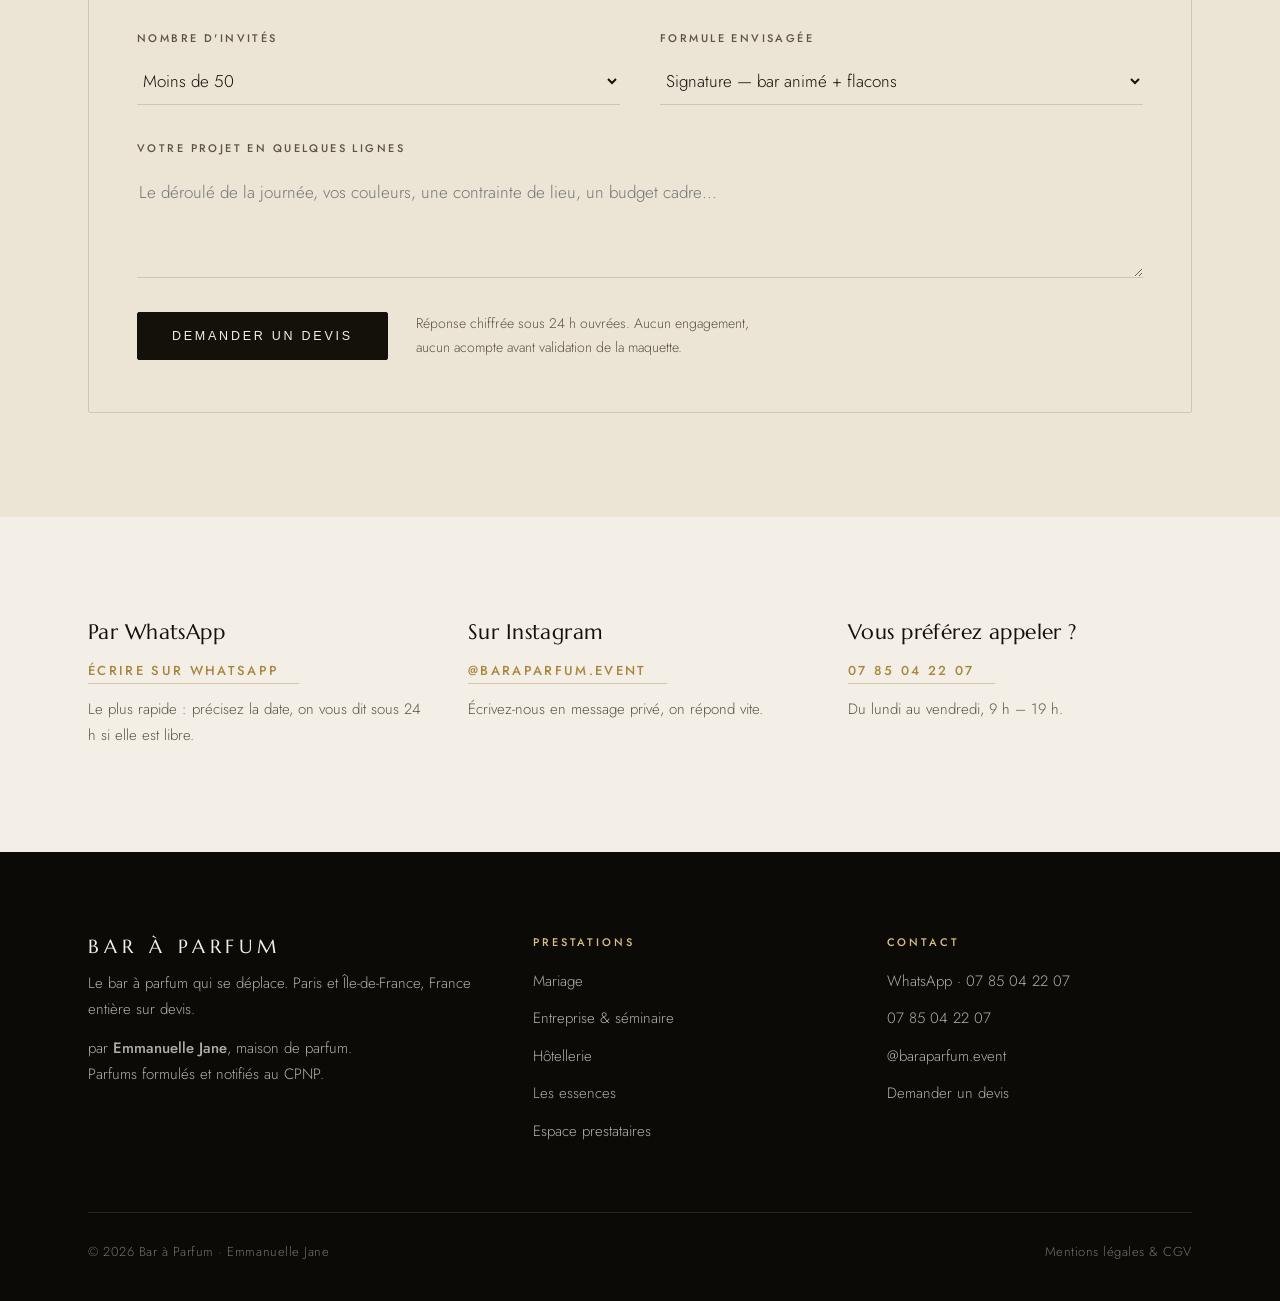
<file: devis.html>
<!DOCTYPE html>
<html lang="fr">
<head>
<meta charset="utf-8">
<meta name="viewport" content="width=device-width,initial-scale=1">
<title>Demander un devis · Bar à parfum Paris | Bar à Parfum</title>
<meta name="description" content="Demandez votre devis pour un bar à parfum en Île-de-France : mariage, entreprise, hôtel. Réponse chiffrée sous 24 h ouvrées.">
<meta property="og:title" content="Demander un devis · Bar à parfum Paris | Bar à Parfum">
<meta property="og:description" content="Demandez votre devis pour un bar à parfum en Île-de-France : mariage, entreprise, hôtel. Réponse chiffrée sous 24 h ouvrées.">
<meta property="og:locale" content="fr_FR">
<meta property="og:type" content="website">
<link rel="preconnect" href="https://fonts.googleapis.com">
<link rel="preconnect" href="https://fonts.gstatic.com" crossorigin>
<link href="https://fonts.googleapis.com/css2?family=Marcellus&family=Cormorant+Garamond:ital,wght@1,400;1,500&family=Jost:wght@300;400;500&display=swap" rel="stylesheet">
<link rel="canonical" href="https://bara-parfums.fr/devis.html">
<meta property="og:url" content="https://bara-parfums.fr/devis.html">
<meta property="og:image" content="https://bara-parfums.fr/assets/img/og-image.jpg">
<meta property="og:image:width" content="1200">
<meta property="og:image:height" content="630">
<link rel="icon" type="image/svg+xml" href="assets/img/favicon.svg">
<link rel="icon" type="image/png" sizes="32x32" href="assets/img/favicon-32.png">
<link rel="apple-touch-icon" href="assets/img/apple-touch-icon.png">
<link rel="stylesheet" href="assets/style.css">
</head>
<body>

<header class="site-head">
  <div class="head-in">
    <a class="logo" href="index.html">
      <b>Bar à Parfum</b>
      <span>par Emmanuelle Jane · maison de parfum</span>
    </a>
    <button class="burger" aria-expanded="false" aria-controls="nav">Menu</button>
    <nav class="nav" id="nav">
      <a href="mariage.html">Mariage</a>
      <a href="collection.html">Les essences</a>
      <a class="btn" href="devis.html">Demander un devis</a>
    </nav>
  </div>
</header>

<section class="hero">
  <div class="hero-in">
    <div>
      <p class="eyebrow">Devis · réponse sous 24 h ouvrées</p>
      <h1>Dites-nous<br>votre date</h1>
      <p class="lede">Quatre informations suffisent : la date, le lieu, le nombre d'invités et ce que
      vous voulez. On chiffre et on vous dit tout de suite si la date est libre.</p>
    </div>
    <div class="fan" aria-hidden="true">
      <div class="strip" style="--rot:-5deg"><span>Date</span></div>
      <div class="strip" style="--rot:4deg"><span>Lieu</span></div>
      <div class="strip" style="--rot:-3deg"><span>Invités</span></div>
      <div class="strip" style="--rot:6deg"><span>Formule</span></div>
    </div>
  </div>
</section>

<div class="photo-band">
  <img src="assets/img/devis-plume.jpg" alt="Plume écrivant sur du papier" loading="lazy">
</div>

<section class="sec sec--pale">
  <div class="wrap">
    <form class="form rise" id="form-devis" data-origine="client">
      <div class="field">
        <label for="nom">Nom et prénom</label>
        <input id="nom" name="nom" required>
      </div>
      <div class="field">
        <label for="email">Email</label>
        <input id="email" name="email" type="email" required>
      </div>
      <div class="field">
        <label for="tel">Téléphone</label>
        <input id="tel" name="telephone" type="tel">
      </div>
      <div class="field">
        <label for="type">Type d'événement</label>
        <select id="type" name="type_evenement">
          <option>Mariage</option>
          <option>Événement d'entreprise</option>
          <option>Séminaire</option>
          <option>Salon / stand</option>
          <option>Hôtel — welcome gift</option>
          <option>Anniversaire, baptême, autre</option>
        </select>
      </div>
      <div class="field">
        <label for="date">Date de l'événement</label>
        <input id="date" name="date_evenement" type="date" required>
      </div>
      <div class="field">
        <label for="lieu">Lieu (ville ou nom du domaine)</label>
        <input id="lieu" name="lieu" required>
      </div>
      <div class="field">
        <label for="invites">Nombre d'invités</label>
        <select id="invites" name="invites">
          <option>Moins de 50</option>
          <option>50 à 100</option>
          <option>100 à 150</option>
          <option>150 à 250</option>
          <option>Plus de 250</option>
        </select>
      </div>
      <div class="field">
        <label for="formule">Formule envisagée</label>
        <select id="formule" name="formule">
          <option>Signature — bar animé + flacons</option>
          <option>Essentiel — flacons livrés, sans animation</option>
          <option>Prestige — parfum créé pour vous</option>
          <option>Je ne sais pas encore, conseillez-moi</option>
        </select>
      </div>
      <div class="field field--full">
        <label for="message">Votre projet en quelques lignes</label>
        <textarea id="message" name="message" placeholder="Le déroulé de la journée, vos couleurs, une contrainte de lieu, un budget cadre…"></textarea>
      </div>
      <p class="status" role="status" aria-live="polite"></p>
      <div class="form-foot">
        <button class="btn btn--ink" type="submit">Demander un devis</button>
        <p class="form-note">Réponse chiffrée sous 24 h ouvrées. Aucun engagement, aucun acompte
        avant validation de la maquette.</p>
      </div>
    </form>
  </div>
</section>

<section class="sec sec--paper">
  <div class="wrap">
    <div class="grid grid--3 rise">
      <div class="cell">
        <h3>Par WhatsApp</h3>
        <p><a class="txtlink" href="https://wa.me/33785042207?text=Bonjour%2C%20je%20souhaite%20un%20devis%20pour%20le%20bar%20%C3%A0%20parfum" rel="noopener">Écrire sur WhatsApp</a></p>
        <p style="font-size:15px;margin-top:14px">Le plus rapide : précisez la date, on vous dit sous 24 h si elle est libre.</p>
      </div>
      <div class="cell">
        <h3>Sur Instagram</h3>
        <p><a class="txtlink" href="https://instagram.com/baraparfum.event" rel="noopener">@baraparfum.event</a></p>
        <p style="font-size:15px;margin-top:14px">Écrivez-nous en message privé, on répond vite.</p>
      </div>
      <div class="cell">
        <h3>Vous préférez appeler ?</h3>
        <p><a class="txtlink" href="tel:+33785042207">07 85 04 22 07</a></p>
        <p style="font-size:15px;margin-top:14px">Du lundi au vendredi, 9 h – 19 h.</p>
      </div>
    </div>
  </div>
</section>

<footer class="site-foot">
  <div class="wrap">
    <div class="foot-grid">
      <div>
        <p class="foot-mark">Bar à Parfum</p>
        <p style="font-size:15px">Le bar à parfum qui se déplace. Paris et Île-de-France, France entière sur devis.</p>
        <p style="font-size:15px;margin:0">par <strong>Emmanuelle Jane</strong>, maison de parfum.<br>
        Parfums formulés et notifiés au CPNP.</p>
      </div>
      <div>
        <h4>Prestations</h4>
        <ul>
          <li><a href="mariage.html">Mariage</a></li>
          <li><a href="entreprise.html">Entreprise &amp; séminaire</a></li>
          <li><a href="hotellerie.html">Hôtellerie</a></li>
          <li><a href="collection.html">Les essences</a></li>
          <li><a href="prestataires.html">Espace prestataires</a></li>
        </ul>
      </div>
      <div>
        <h4>Contact</h4>
        <ul>
          <li><a href="https://wa.me/33785042207" rel="noopener">WhatsApp · 07 85 04 22 07</a></li>
          <li><a href="tel:+33785042207">07 85 04 22 07</a></li>
          <li><a href="https://instagram.com/baraparfum.event" rel="noopener">@baraparfum.event</a></li>
          <li><a href="devis.html">Demander un devis</a></li>
        </ul>
      </div>
    </div>
    <div class="foot-bar">
      <span>© 2026 Bar à Parfum · Emmanuelle Jane</span>
      <span><a href="mentions.html">Mentions légales &amp; CGV</a></span>
    </div>
  </div>
</footer>

<a class="wa-fab" href="https://wa.me/33785042207?text=Bonjour%2C%20je%20souhaite%20un%20devis%20pour%20le%20bar%20%C3%A0%20parfum" target="_blank" rel="noopener" aria-label="Nous contacter sur WhatsApp">
  <svg viewBox="0 0 32 32" xmlns="http://www.w3.org/2000/svg"><path d="M16.04 3C9.42 3 4.05 8.36 4.05 14.97c0 2.11.55 4.17 1.6 5.99L4 29l8.23-1.6a12 12 0 0 0 3.81.62h.01c6.61 0 11.98-5.36 11.98-11.97A11.9 11.9 0 0 0 16.04 3zm0 21.99h-.01c-1.79 0-3.55-.48-5.08-1.39l-.36-.22-4.88.95.99-4.76-.24-.39a9.92 9.92 0 0 1-1.52-5.28c0-5.5 4.48-9.97 9.99-9.97a9.9 9.9 0 0 1 9.98 9.98c0 5.5-4.47 9.97-9.97 9.97l.1.11zm5.47-7.47c-.3-.15-1.77-.87-2.04-.97-.27-.1-.47-.15-.67.15-.2.3-.77.97-.94 1.17-.17.2-.35.22-.65.07-.3-.15-1.26-.46-2.4-1.48-.89-.79-1.49-1.77-1.66-2.07-.17-.3-.02-.46.13-.61.13-.13.3-.35.45-.52.15-.17.2-.3.3-.5.1-.2.05-.37-.02-.52-.08-.15-.68-1.62-.93-2.22-.24-.58-.49-.5-.67-.51h-.57c-.2 0-.52.07-.8.37-.27.3-1.04 1.02-1.04 2.5 0 1.47 1.07 2.89 1.22 3.09.15.2 2.11 3.22 5.1 4.51.71.31 1.27.49 1.7.63.72.23 1.37.2 1.88.12.57-.09 1.77-.72 2.02-1.42.25-.7.25-1.3.17-1.42-.07-.12-.27-.2-.57-.35z"/></svg>
</a>
<script src="assets/main.js"></script>
</body>
</html>
</file>
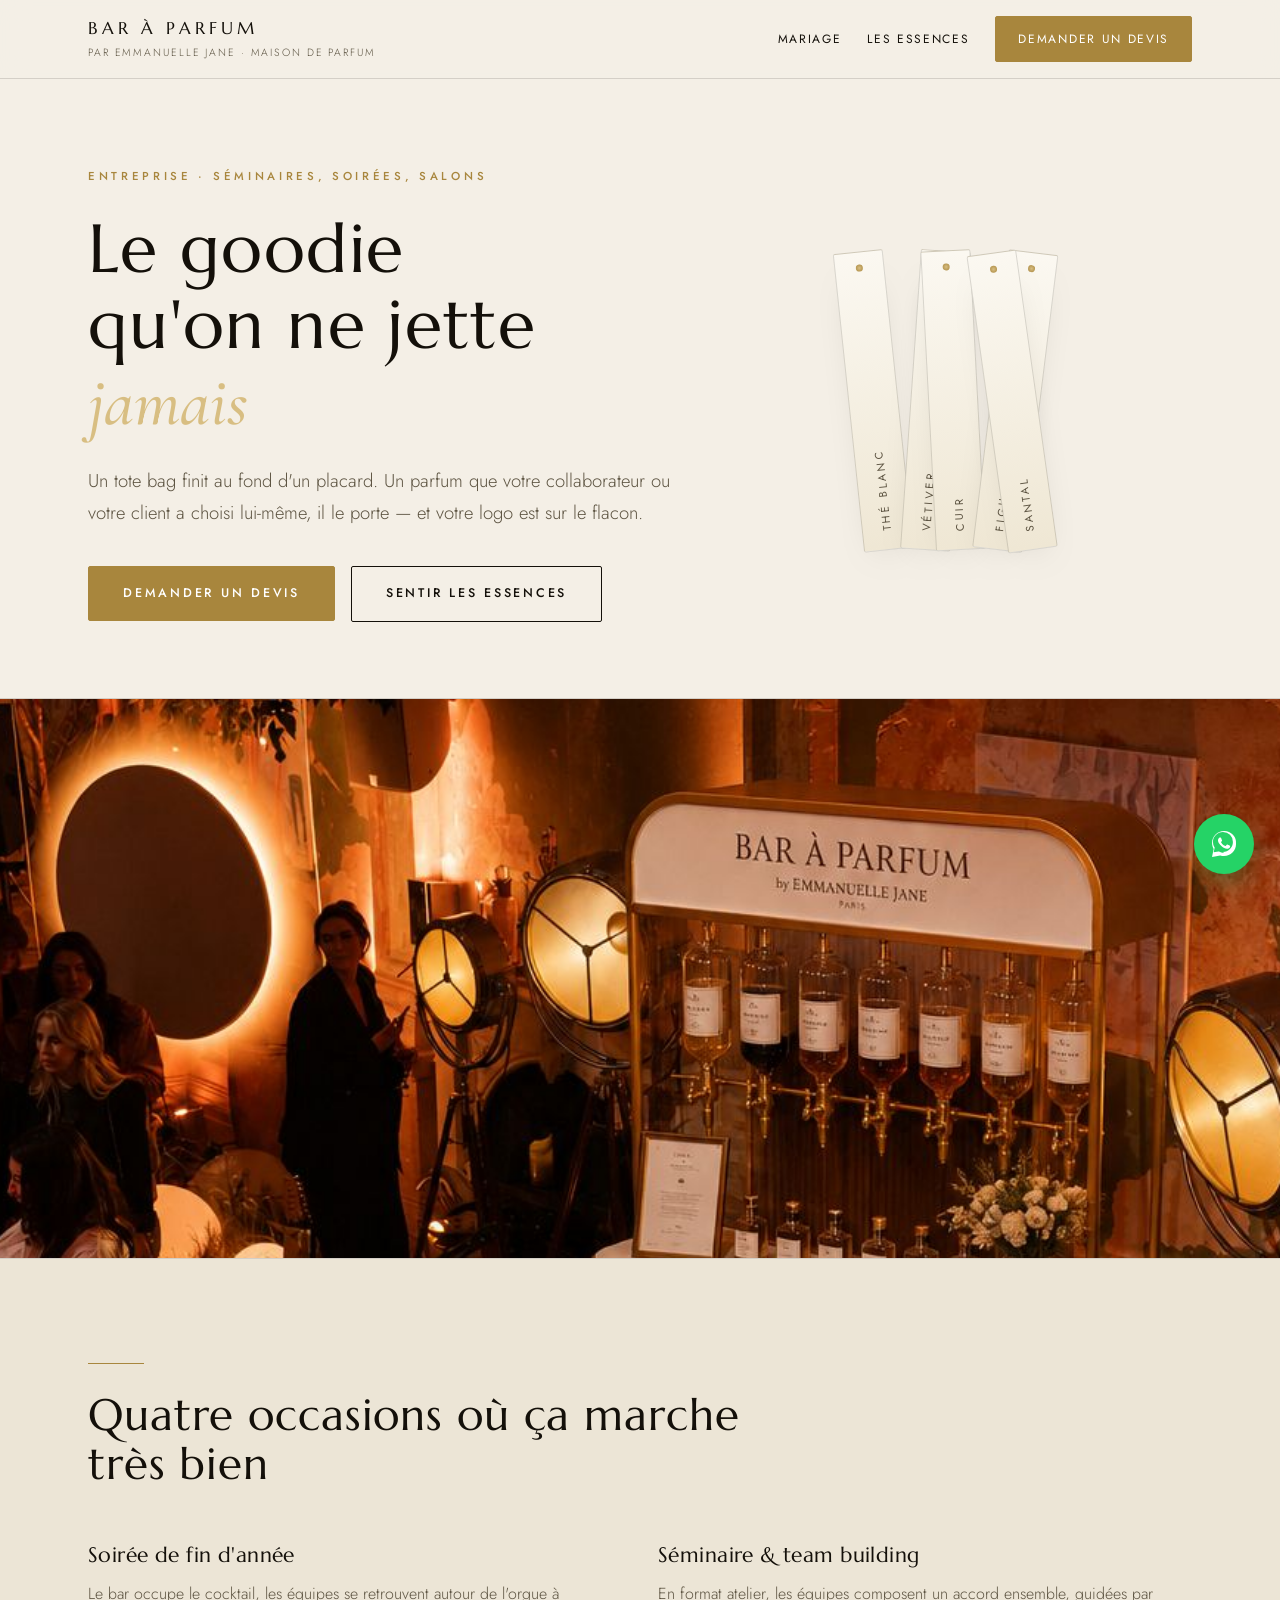
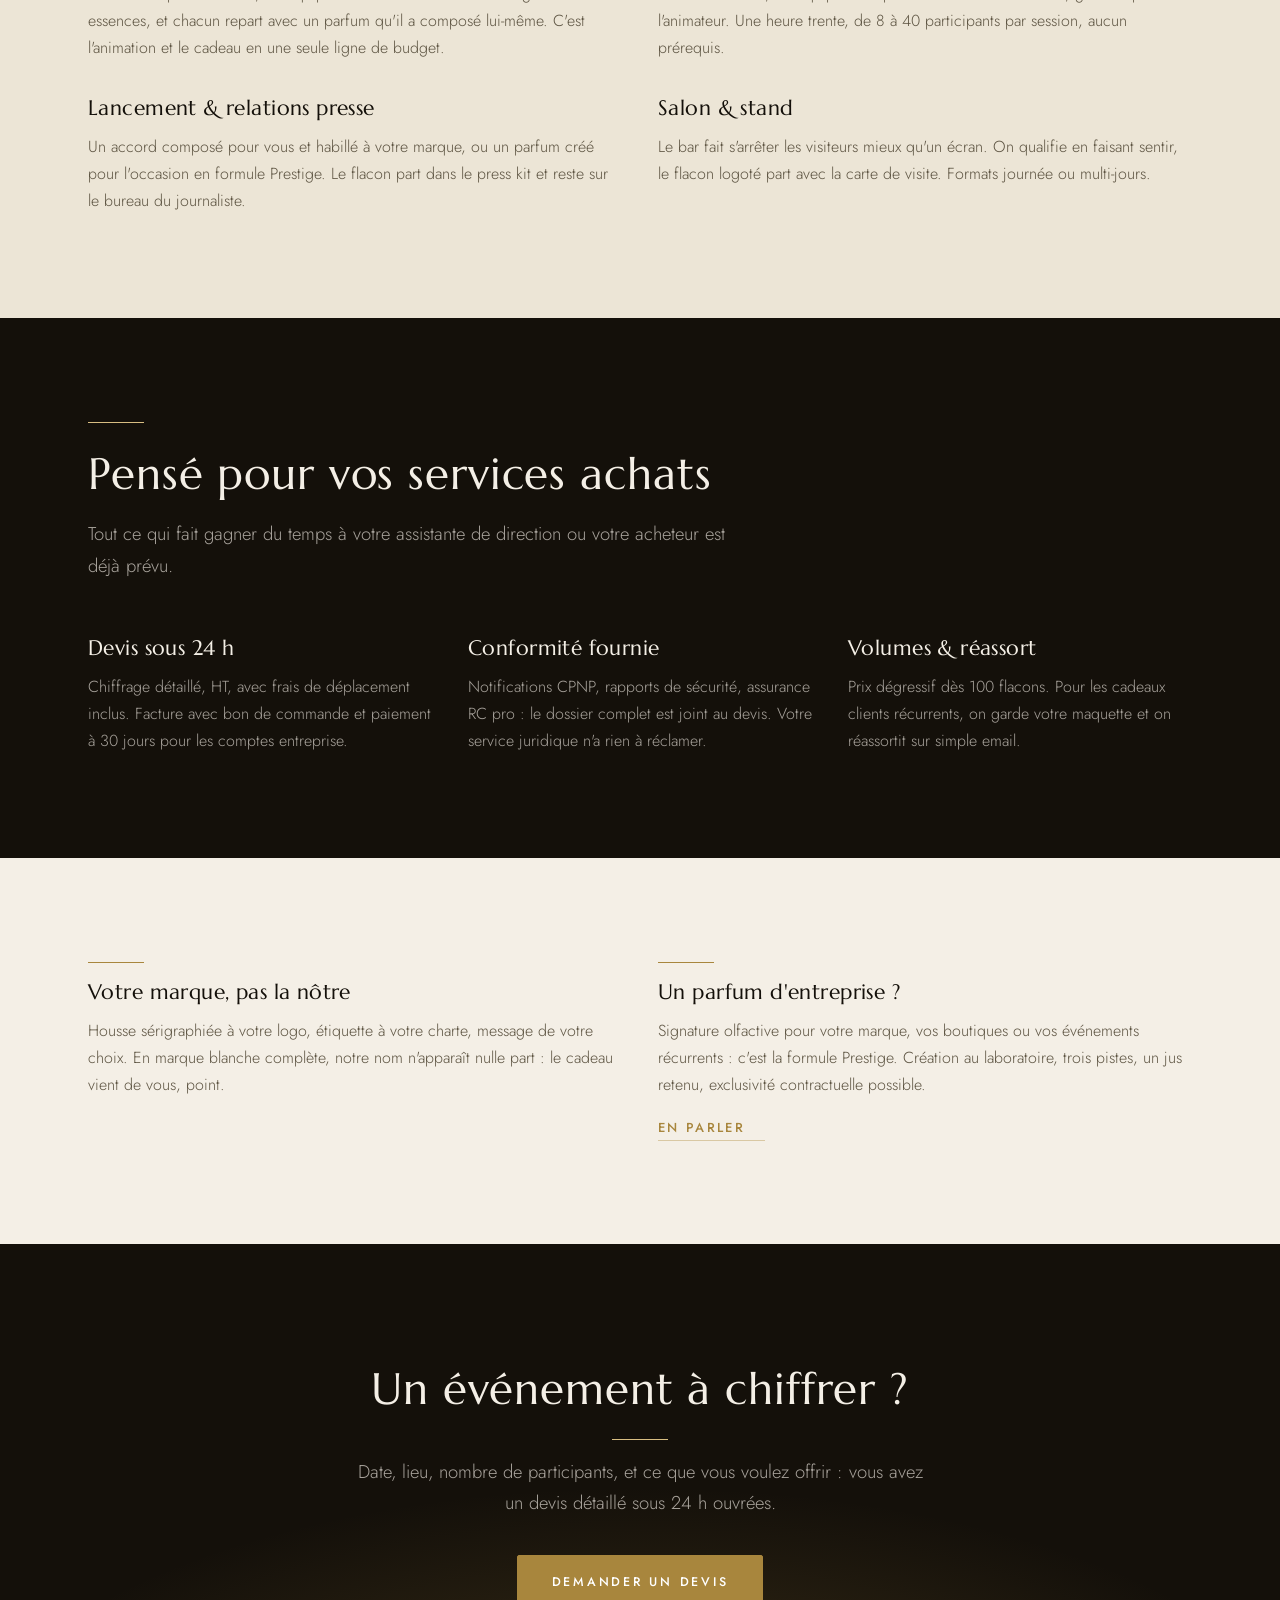
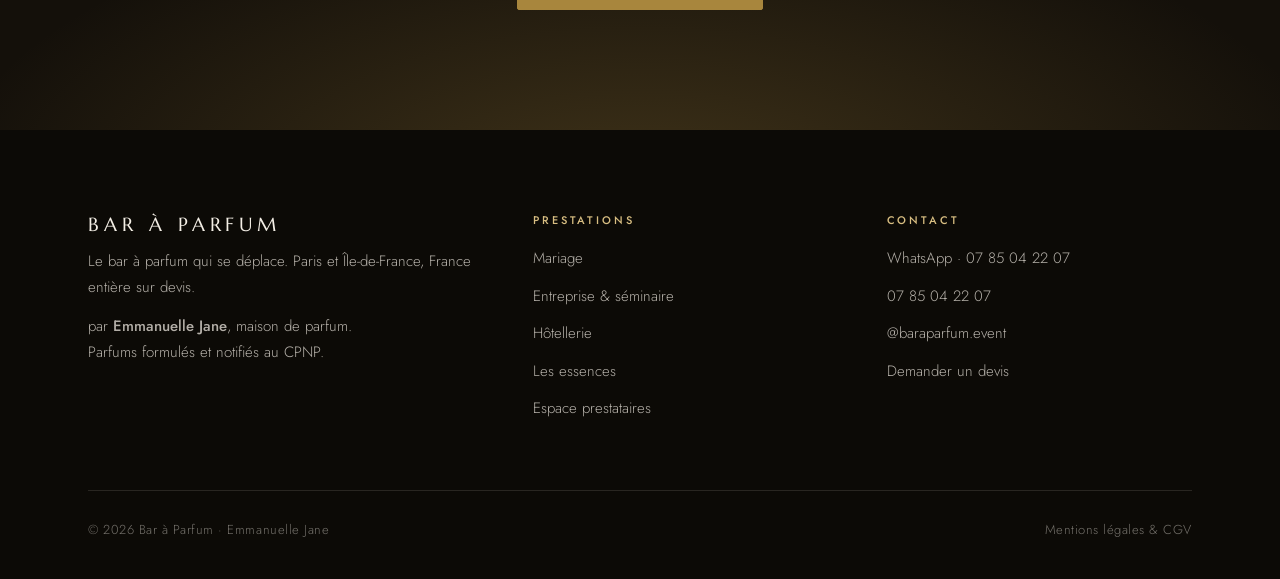
<file: entreprise.html>
<!DOCTYPE html>
<html lang="fr">
<head>
<meta charset="utf-8">
<meta name="viewport" content="width=device-width,initial-scale=1">
<title>Bar à parfum pour entreprise · Séminaires, soirées, salons | Bar à Parfum</title>
<meta name="description" content="Animation bar à parfum pour vos événements d'entreprise : séminaires, soirées de fin d'année, lancements, salons. Flacons à votre logo. Paris et Île-de-France.">
<meta property="og:title" content="Bar à parfum pour entreprise · Séminaires, soirées, salons | Bar à Parfum">
<meta property="og:description" content="Animation bar à parfum pour vos événements d'entreprise : séminaires, soirées de fin d'année, lancements, salons. Flacons à votre logo. Paris et Île-de-France.">
<meta property="og:locale" content="fr_FR">
<meta property="og:type" content="website">
<link rel="preconnect" href="https://fonts.googleapis.com">
<link rel="preconnect" href="https://fonts.gstatic.com" crossorigin>
<link href="https://fonts.googleapis.com/css2?family=Marcellus&family=Cormorant+Garamond:ital,wght@1,400;1,500&family=Jost:wght@300;400;500&display=swap" rel="stylesheet">
<link rel="canonical" href="https://bara-parfums.fr/entreprise.html">
<meta property="og:url" content="https://bara-parfums.fr/entreprise.html">
<meta property="og:image" content="https://bara-parfums.fr/assets/img/og-image.jpg">
<meta property="og:image:width" content="1200">
<meta property="og:image:height" content="630">
<link rel="icon" type="image/svg+xml" href="assets/img/favicon.svg">
<link rel="icon" type="image/png" sizes="32x32" href="assets/img/favicon-32.png">
<link rel="apple-touch-icon" href="assets/img/apple-touch-icon.png">
<link rel="stylesheet" href="assets/style.css">
</head>
<body>

<header class="site-head">
  <div class="head-in">
    <a class="logo" href="index.html">
      <b>Bar à Parfum</b>
      <span>par Emmanuelle Jane · maison de parfum</span>
    </a>
    <button class="burger" aria-expanded="false" aria-controls="nav">Menu</button>
    <nav class="nav" id="nav">
      <a href="mariage.html">Mariage</a>
      <a href="collection.html">Les essences</a>
      <a class="btn" href="devis.html">Demander un devis</a>
    </nav>
  </div>
</header>

<section class="hero">
  <div class="hero-in">
    <div>
      <p class="eyebrow">Entreprise · séminaires, soirées, salons</p>
      <h1>Le goodie<br>qu'on ne jette<br><i>jamais</i></h1>
      <p class="lede">Un tote bag finit au fond d'un placard. Un parfum que votre collaborateur ou
      votre client a choisi lui-même, il le porte — et votre logo est sur le flacon.</p>
      <div class="hero-actions">
        <a class="btn" href="devis.html">Demander un devis</a>
        <a class="btn btn--ghost" href="collection.html">Sentir les essences</a>
      </div>
    </div>
    <div class="fan" aria-hidden="true">
      <div class="strip" style="--rot:-6deg"><span>Thé blanc</span></div>
      <div class="strip" style="--rot:4deg"><span>Vétiver</span></div>
      <div class="strip" style="--rot:-3deg"><span>Cuir</span></div>
      <div class="strip" style="--rot:7deg"><span>Figue</span></div>
      <div class="strip" style="--rot:-8deg"><span>Santal</span></div>
    </div>
  </div>
</section>

<div class="photo-band">
  <img src="assets/img/bar-gala.jpg" alt="Le bar à parfum lors d'un gala sous des voûtes anciennes" loading="lazy">
</div>

<section class="sec sec--pale">
  <div class="wrap">
    <div class="sec-head rise">
      <div class="tick"></div>
      <h2>Quatre occasions où ça marche très bien</h2>
    </div>
    <div class="grid grid--2 rise">
      <div class="cell">
        <h3>Soirée de fin d'année</h3>
        <p>Le bar occupe le cocktail, les équipes se retrouvent autour de l'orgue à essences, et
        chacun repart avec un parfum qu'il a composé lui-même. C'est l'animation et le cadeau en
        une seule ligne de budget.</p>
      </div>
      <div class="cell">
        <h3>Séminaire &amp; team building</h3>
        <p>En format atelier, les équipes composent un accord ensemble, guidées par l'animateur.
        Une heure trente, de 8 à 40 participants par session, aucun prérequis.</p>
      </div>
      <div class="cell">
        <h3>Lancement &amp; relations presse</h3>
        <p>Un accord composé pour vous et habillé à votre marque, ou un parfum créé pour l'occasion
        en formule Prestige. Le flacon part dans le press kit et reste sur le bureau du journaliste.</p>
      </div>
      <div class="cell">
        <h3>Salon &amp; stand</h3>
        <p>Le bar fait s'arrêter les visiteurs mieux qu'un écran. On qualifie en faisant sentir,
        le flacon logoté part avec la carte de visite. Formats journée ou multi-jours.</p>
      </div>
    </div>
  </div>
</section>

<section class="sec sec--ink">
  <div class="wrap">
    <div class="sec-head rise">
      <div class="tick"></div>
      <h2>Pensé pour vos services achats</h2>
      <p class="lede">Tout ce qui fait gagner du temps à votre assistante de direction ou votre
      acheteur est déjà prévu.</p>
    </div>
    <div class="grid grid--3 rise">
      <div class="cell">
        <h3>Devis sous 24 h</h3>
        <p>Chiffrage détaillé, HT, avec frais de déplacement inclus. Facture avec bon de commande
        et paiement à 30 jours pour les comptes entreprise.</p>
      </div>
      <div class="cell">
        <h3>Conformité fournie</h3>
        <p>Notifications CPNP, rapports de sécurité, assurance RC pro : le dossier complet est joint
        au devis. Votre service juridique n'a rien à réclamer.</p>
      </div>
      <div class="cell">
        <h3>Volumes &amp; réassort</h3>
        <p>Prix dégressif dès 100 flacons. Pour les cadeaux clients récurrents, on garde votre
        maquette et on réassortit sur simple email.</p>
      </div>
    </div>
  </div>
</section>

<section class="sec sec--paper">
  <div class="wrap">
    <div class="grid grid--2 rise">
      <div class="cell">
        <div class="tick"></div>
        <h3>Votre marque, pas la nôtre</h3>
        <p>Housse sérigraphiée à votre logo, étiquette à votre charte, message de votre choix.
        En marque blanche complète, notre nom n'apparaît nulle part : le cadeau vient de vous,
        point.</p>
      </div>
      <div class="cell">
        <div class="tick"></div>
        <h3>Un parfum d'entreprise ?</h3>
        <p>Signature olfactive pour votre marque, vos boutiques ou vos événements récurrents :
        c'est la formule Prestige. Création au laboratoire, trois pistes, un jus retenu,
        exclusivité contractuelle possible.</p>
        <p><a class="txtlink" href="devis.html">En parler</a></p>
      </div>
    </div>
  </div>
</section>

<section class="cta-band">
  <div class="wrap">
    <h2>Un événement à chiffrer ?</h2>
    <p class="lede">Date, lieu, nombre de participants, et ce que vous voulez offrir :
    vous avez un devis détaillé sous 24 h ouvrées.</p>
    <a class="btn" href="devis.html">Demander un devis</a>
  </div>
</section>

<footer class="site-foot">
  <div class="wrap">
    <div class="foot-grid">
      <div>
        <p class="foot-mark">Bar à Parfum</p>
        <p style="font-size:15px">Le bar à parfum qui se déplace. Paris et Île-de-France, France entière sur devis.</p>
        <p style="font-size:15px;margin:0">par <strong>Emmanuelle Jane</strong>, maison de parfum.<br>
        Parfums formulés et notifiés au CPNP.</p>
      </div>
      <div>
        <h4>Prestations</h4>
        <ul>
          <li><a href="mariage.html">Mariage</a></li>
          <li><a href="entreprise.html">Entreprise &amp; séminaire</a></li>
          <li><a href="hotellerie.html">Hôtellerie</a></li>
          <li><a href="collection.html">Les essences</a></li>
          <li><a href="prestataires.html">Espace prestataires</a></li>
        </ul>
      </div>
      <div>
        <h4>Contact</h4>
        <ul>
          <li><a href="https://wa.me/33785042207" rel="noopener">WhatsApp · 07 85 04 22 07</a></li>
          <li><a href="tel:+33785042207">07 85 04 22 07</a></li>
          <li><a href="https://instagram.com/baraparfum.event" rel="noopener">@baraparfum.event</a></li>
          <li><a href="devis.html">Demander un devis</a></li>
        </ul>
      </div>
    </div>
    <div class="foot-bar">
      <span>© 2026 Bar à Parfum · Emmanuelle Jane</span>
      <span><a href="mentions.html">Mentions légales &amp; CGV</a></span>
    </div>
  </div>
</footer>

<a class="wa-fab" href="https://wa.me/33785042207?text=Bonjour%2C%20je%20souhaite%20un%20devis%20pour%20le%20bar%20%C3%A0%20parfum" target="_blank" rel="noopener" aria-label="Nous contacter sur WhatsApp">
  <svg viewBox="0 0 32 32" xmlns="http://www.w3.org/2000/svg"><path d="M16.04 3C9.42 3 4.05 8.36 4.05 14.97c0 2.11.55 4.17 1.6 5.99L4 29l8.23-1.6a12 12 0 0 0 3.81.62h.01c6.61 0 11.98-5.36 11.98-11.97A11.9 11.9 0 0 0 16.04 3zm0 21.99h-.01c-1.79 0-3.55-.48-5.08-1.39l-.36-.22-4.88.95.99-4.76-.24-.39a9.92 9.92 0 0 1-1.52-5.28c0-5.5 4.48-9.97 9.99-9.97a9.9 9.9 0 0 1 9.98 9.98c0 5.5-4.47 9.97-9.97 9.97l.1.11zm5.47-7.47c-.3-.15-1.77-.87-2.04-.97-.27-.1-.47-.15-.67.15-.2.3-.77.97-.94 1.17-.17.2-.35.22-.65.07-.3-.15-1.26-.46-2.4-1.48-.89-.79-1.49-1.77-1.66-2.07-.17-.3-.02-.46.13-.61.13-.13.3-.35.45-.52.15-.17.2-.3.3-.5.1-.2.05-.37-.02-.52-.08-.15-.68-1.62-.93-2.22-.24-.58-.49-.5-.67-.51h-.57c-.2 0-.52.07-.8.37-.27.3-1.04 1.02-1.04 2.5 0 1.47 1.07 2.89 1.22 3.09.15.2 2.11 3.22 5.1 4.51.71.31 1.27.49 1.7.63.72.23 1.37.2 1.88.12.57-.09 1.77-.72 2.02-1.42.25-.7.25-1.3.17-1.42-.07-.12-.27-.2-.57-.35z"/></svg>
</a>
<script src="assets/main.js"></script>
</body>
</html>
</file>
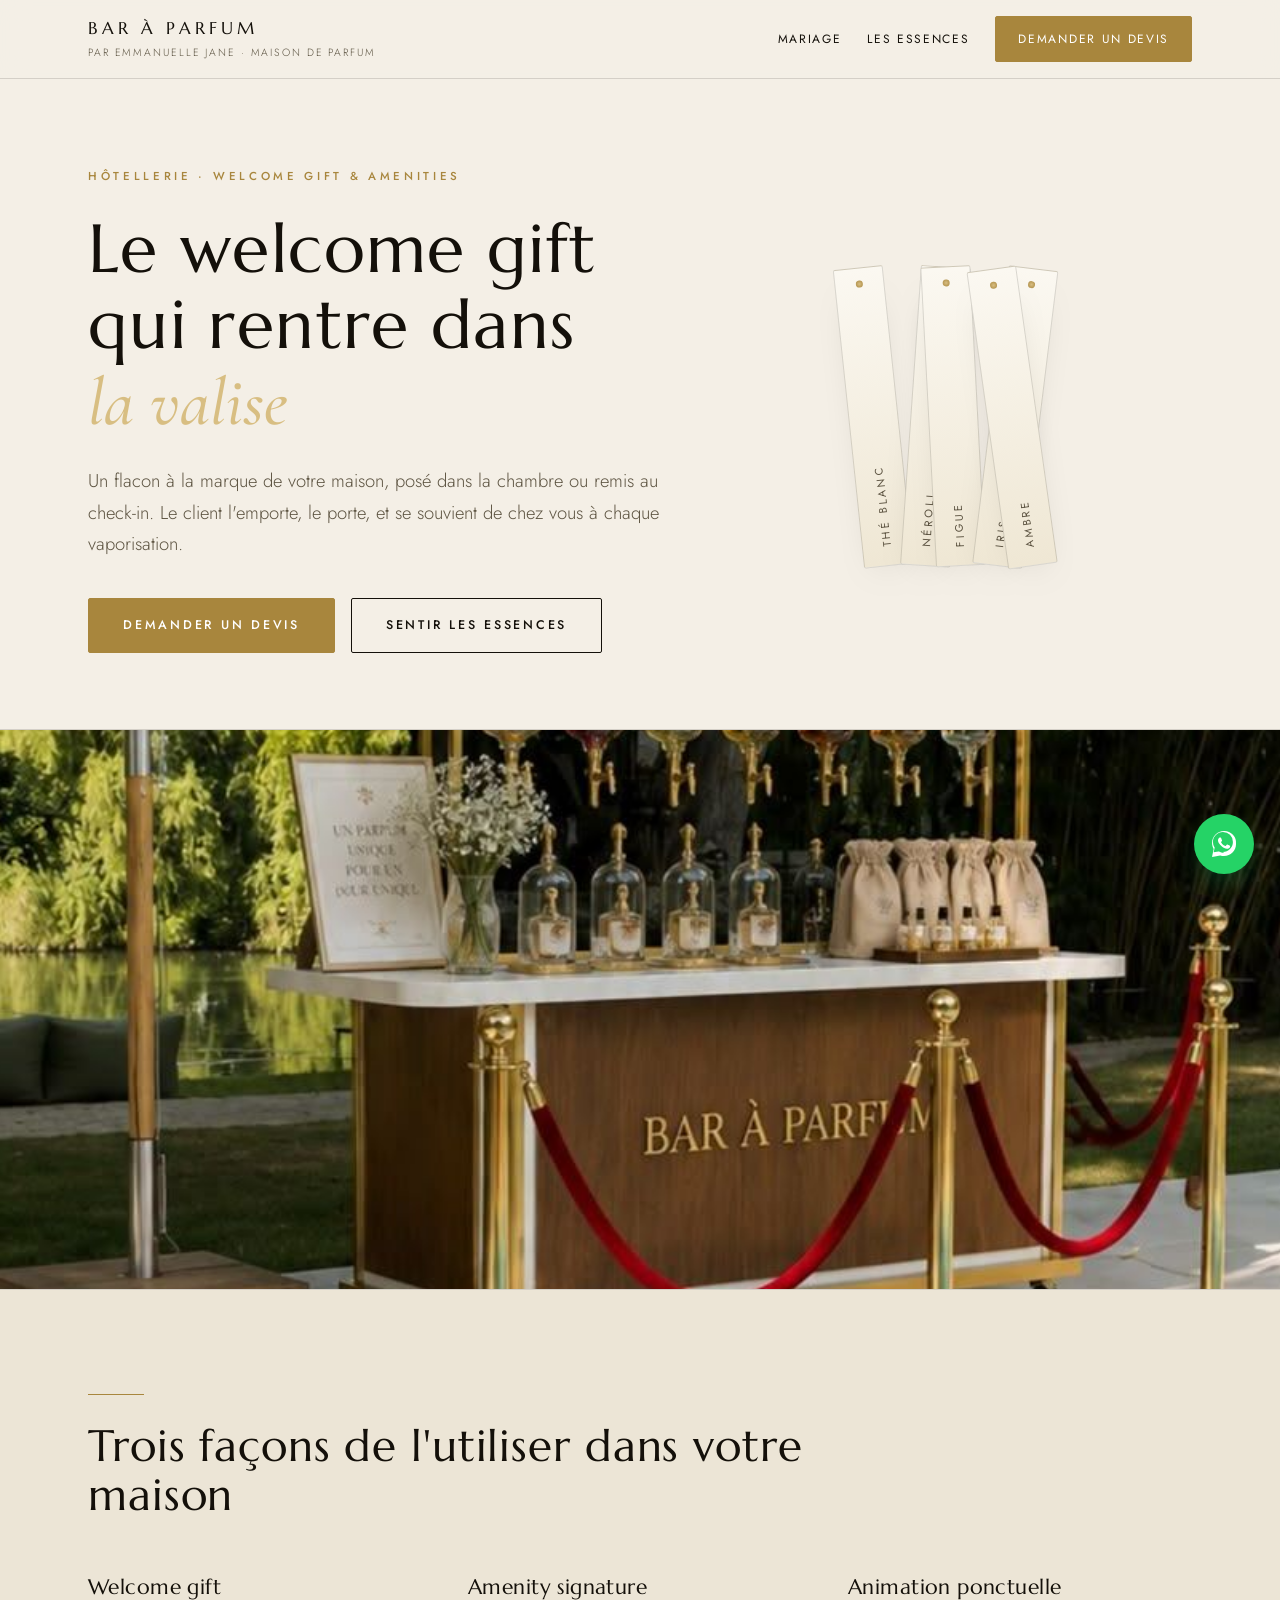
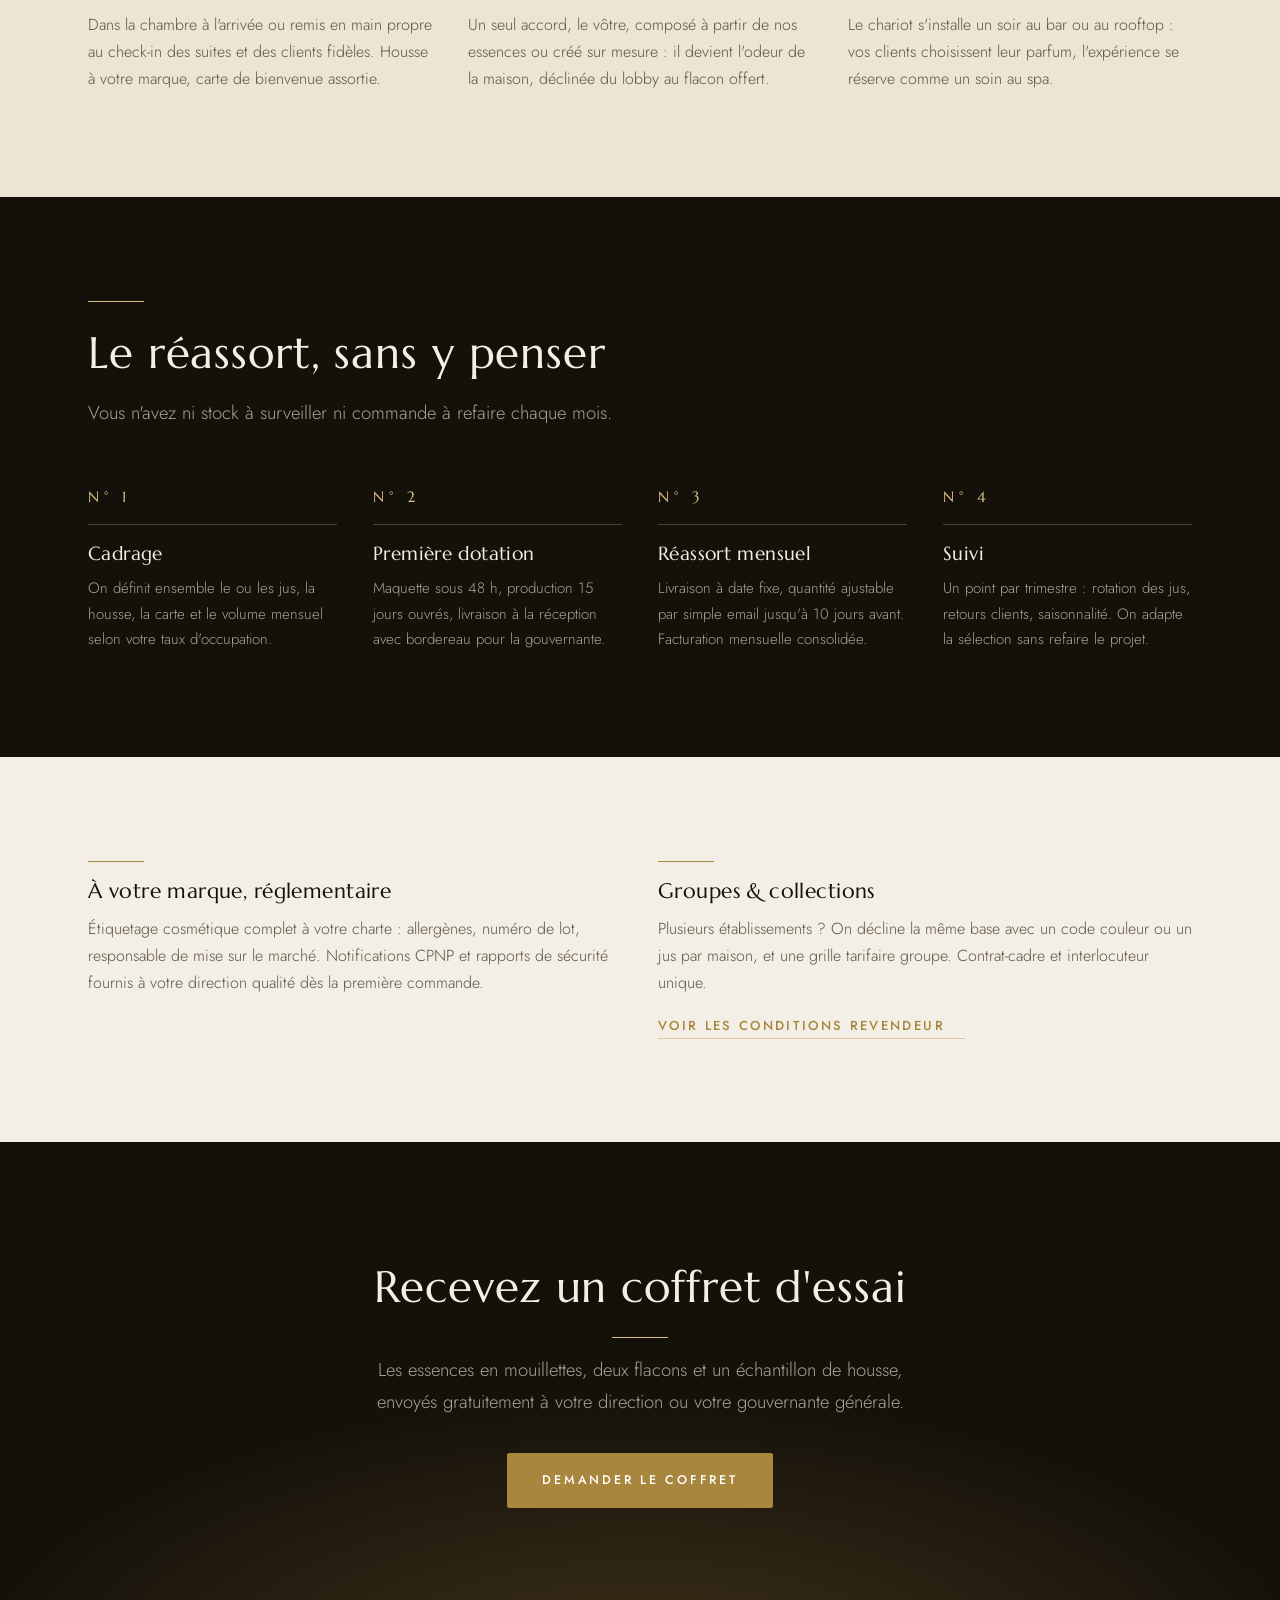
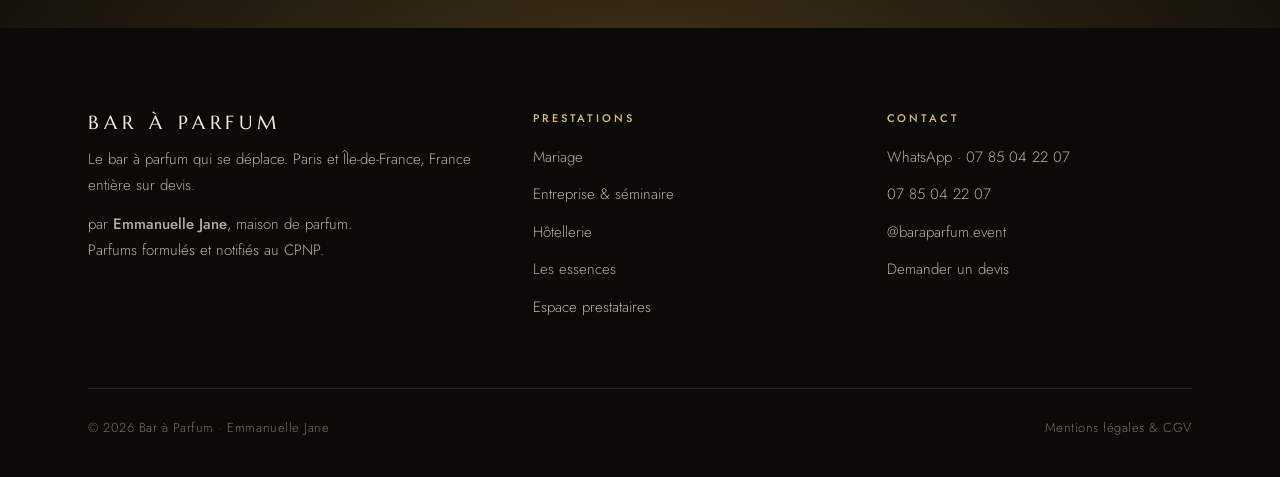
<file: hotellerie.html>
<!DOCTYPE html>
<html lang="fr">
<head>
<meta charset="utf-8">
<meta name="viewport" content="width=device-width,initial-scale=1">
<title>Bar à parfum pour hôtels · Welcome gift et amenities signés | Bar à Parfum</title>
<meta name="description" content="Welcome gift parfumé et amenities à la marque de votre hôtel : flacons à votre marque, réassort mensuel, animation ponctuelle au bar ou au rooftop. Paris et Île-de-France.">
<meta property="og:title" content="Bar à parfum pour hôtels · Welcome gift et amenities signés | Bar à Parfum">
<meta property="og:description" content="Welcome gift parfumé et amenities à la marque de votre hôtel : flacons à votre marque, réassort mensuel, animation ponctuelle au bar ou au rooftop. Paris et Île-de-France.">
<meta property="og:locale" content="fr_FR">
<meta property="og:type" content="website">
<link rel="preconnect" href="https://fonts.googleapis.com">
<link rel="preconnect" href="https://fonts.gstatic.com" crossorigin>
<link href="https://fonts.googleapis.com/css2?family=Marcellus&family=Cormorant+Garamond:ital,wght@1,400;1,500&family=Jost:wght@300;400;500&display=swap" rel="stylesheet">
<link rel="canonical" href="https://bara-parfums.fr/hotellerie.html">
<meta property="og:url" content="https://bara-parfums.fr/hotellerie.html">
<meta property="og:image" content="https://bara-parfums.fr/assets/img/og-image.jpg">
<meta property="og:image:width" content="1200">
<meta property="og:image:height" content="630">
<link rel="icon" type="image/svg+xml" href="assets/img/favicon.svg">
<link rel="icon" type="image/png" sizes="32x32" href="assets/img/favicon-32.png">
<link rel="apple-touch-icon" href="assets/img/apple-touch-icon.png">
<link rel="stylesheet" href="assets/style.css">
</head>
<body>

<header class="site-head">
  <div class="head-in">
    <a class="logo" href="index.html">
      <b>Bar à Parfum</b>
      <span>par Emmanuelle Jane · maison de parfum</span>
    </a>
    <button class="burger" aria-expanded="false" aria-controls="nav">Menu</button>
    <nav class="nav" id="nav">
      <a href="mariage.html">Mariage</a>
      <a href="collection.html">Les essences</a>
      <a class="btn" href="devis.html">Demander un devis</a>
    </nav>
  </div>
</header>

<section class="hero">
  <div class="hero-in">
    <div>
      <p class="eyebrow">Hôtellerie · welcome gift &amp; amenities</p>
      <h1>Le welcome gift<br>qui rentre dans<br><i>la valise</i></h1>
      <p class="lede">Un flacon à la marque de votre maison, posé dans la chambre ou
      remis au check-in. Le client l'emporte, le porte, et se souvient de chez vous à chaque
      vaporisation.</p>
      <div class="hero-actions">
        <a class="btn" href="devis.html">Demander un devis</a>
        <a class="btn btn--ghost" href="collection.html">Sentir les essences</a>
      </div>
    </div>
    <div class="fan" aria-hidden="true">
      <div class="strip" style="--rot:-6deg"><span>Thé blanc</span></div>
      <div class="strip" style="--rot:4deg"><span>Néroli</span></div>
      <div class="strip" style="--rot:-3deg"><span>Figue</span></div>
      <div class="strip" style="--rot:7deg"><span>Iris</span></div>
      <div class="strip" style="--rot:-8deg"><span>Ambre</span></div>
    </div>
  </div>
</section>

<div class="photo-band">
  <img src="assets/img/bar-piscine.jpg" alt="Le bar à parfum au bord de la piscine d'un domaine" loading="lazy">
</div>

<section class="sec sec--pale">
  <div class="wrap">
    <div class="sec-head rise">
      <div class="tick"></div>
      <h2>Trois façons de l'utiliser dans votre maison</h2>
    </div>
    <div class="grid grid--3 rise">
      <div class="cell">
        <h3>Welcome gift</h3>
        <p>Dans la chambre à l'arrivée ou remis en main propre au check-in des suites et des
        clients fidèles. Housse à votre marque, carte de bienvenue assortie.</p>
      </div>
      <div class="cell">
        <h3>Amenity signature</h3>
        <p>Un seul accord, le vôtre, composé à partir de nos essences ou créé sur mesure : il
        devient l'odeur de la maison, déclinée du lobby au flacon offert.</p>
      </div>
      <div class="cell">
        <h3>Animation ponctuelle</h3>
        <p>Le chariot s'installe un soir au bar ou au rooftop : vos clients choisissent leur
        parfum, l'expérience se réserve comme un soin au spa.</p>
      </div>
    </div>
  </div>
</section>

<section class="sec sec--ink">
  <div class="wrap">
    <div class="sec-head rise">
      <div class="tick"></div>
      <h2>Le réassort, sans y penser</h2>
      <p class="lede">Vous n'avez ni stock à surveiller ni commande à refaire chaque mois.</p>
    </div>
    <div class="steps rise">
      <div class="step">
        <span class="n">1</span>
        <h3>Cadrage</h3>
        <p>On définit ensemble le ou les jus, la housse, la carte et le volume mensuel selon votre
        taux d'occupation.</p>
      </div>
      <div class="step">
        <span class="n">2</span>
        <h3>Première dotation</h3>
        <p>Maquette sous 48 h, production 15 jours ouvrés, livraison à la réception avec bordereau
        pour la gouvernante.</p>
      </div>
      <div class="step">
        <span class="n">3</span>
        <h3>Réassort mensuel</h3>
        <p>Livraison à date fixe, quantité ajustable par simple email jusqu'à 10 jours avant.
        Facturation mensuelle consolidée.</p>
      </div>
      <div class="step">
        <span class="n">4</span>
        <h3>Suivi</h3>
        <p>Un point par trimestre : rotation des jus, retours clients, saisonnalité. On adapte la
        sélection sans refaire le projet.</p>
      </div>
    </div>
  </div>
</section>

<section class="sec sec--paper">
  <div class="wrap">
    <div class="grid grid--2 rise">
      <div class="cell">
        <div class="tick"></div>
        <h3>À votre marque, réglementaire</h3>
        <p>Étiquetage cosmétique complet à votre charte : allergènes, numéro de lot, responsable de
        mise sur le marché. Notifications CPNP et rapports de sécurité fournis à votre direction
        qualité dès la première commande.</p>
      </div>
      <div class="cell">
        <div class="tick"></div>
        <h3>Groupes &amp; collections</h3>
        <p>Plusieurs établissements ? On décline la même base avec un code couleur ou un jus par
        maison, et une grille tarifaire groupe. Contrat-cadre et interlocuteur unique.</p>
        <p><a class="txtlink" href="prestataires.html">Voir les conditions revendeur</a></p>
      </div>
    </div>
  </div>
</section>

<section class="cta-band">
  <div class="wrap">
    <h2>Recevez un coffret d'essai</h2>
    <p class="lede">Les essences en mouillettes, deux flacons et un échantillon de housse, envoyés
    gratuitement à votre direction ou votre gouvernante générale.</p>
    <a class="btn" href="devis.html">Demander le coffret</a>
  </div>
</section>

<footer class="site-foot">
  <div class="wrap">
    <div class="foot-grid">
      <div>
        <p class="foot-mark">Bar à Parfum</p>
        <p style="font-size:15px">Le bar à parfum qui se déplace. Paris et Île-de-France, France entière sur devis.</p>
        <p style="font-size:15px;margin:0">par <strong>Emmanuelle Jane</strong>, maison de parfum.<br>
        Parfums formulés et notifiés au CPNP.</p>
      </div>
      <div>
        <h4>Prestations</h4>
        <ul>
          <li><a href="mariage.html">Mariage</a></li>
          <li><a href="entreprise.html">Entreprise &amp; séminaire</a></li>
          <li><a href="hotellerie.html">Hôtellerie</a></li>
          <li><a href="collection.html">Les essences</a></li>
          <li><a href="prestataires.html">Espace prestataires</a></li>
        </ul>
      </div>
      <div>
        <h4>Contact</h4>
        <ul>
          <li><a href="https://wa.me/33785042207" rel="noopener">WhatsApp · 07 85 04 22 07</a></li>
          <li><a href="tel:+33785042207">07 85 04 22 07</a></li>
          <li><a href="https://instagram.com/baraparfum.event" rel="noopener">@baraparfum.event</a></li>
          <li><a href="devis.html">Demander un devis</a></li>
        </ul>
      </div>
    </div>
    <div class="foot-bar">
      <span>© 2026 Bar à Parfum · Emmanuelle Jane</span>
      <span><a href="mentions.html">Mentions légales &amp; CGV</a></span>
    </div>
  </div>
</footer>

<a class="wa-fab" href="https://wa.me/33785042207?text=Bonjour%2C%20je%20souhaite%20un%20devis%20pour%20le%20bar%20%C3%A0%20parfum" target="_blank" rel="noopener" aria-label="Nous contacter sur WhatsApp">
  <svg viewBox="0 0 32 32" xmlns="http://www.w3.org/2000/svg"><path d="M16.04 3C9.42 3 4.05 8.36 4.05 14.97c0 2.11.55 4.17 1.6 5.99L4 29l8.23-1.6a12 12 0 0 0 3.81.62h.01c6.61 0 11.98-5.36 11.98-11.97A11.9 11.9 0 0 0 16.04 3zm0 21.99h-.01c-1.79 0-3.55-.48-5.08-1.39l-.36-.22-4.88.95.99-4.76-.24-.39a9.92 9.92 0 0 1-1.52-5.28c0-5.5 4.48-9.97 9.99-9.97a9.9 9.9 0 0 1 9.98 9.98c0 5.5-4.47 9.97-9.97 9.97l.1.11zm5.47-7.47c-.3-.15-1.77-.87-2.04-.97-.27-.1-.47-.15-.67.15-.2.3-.77.97-.94 1.17-.17.2-.35.22-.65.07-.3-.15-1.26-.46-2.4-1.48-.89-.79-1.49-1.77-1.66-2.07-.17-.3-.02-.46.13-.61.13-.13.3-.35.45-.52.15-.17.2-.3.3-.5.1-.2.05-.37-.02-.52-.08-.15-.68-1.62-.93-2.22-.24-.58-.49-.5-.67-.51h-.57c-.2 0-.52.07-.8.37-.27.3-1.04 1.02-1.04 2.5 0 1.47 1.07 2.89 1.22 3.09.15.2 2.11 3.22 5.1 4.51.71.31 1.27.49 1.7.63.72.23 1.37.2 1.88.12.57-.09 1.77-.72 2.02-1.42.25-.7.25-1.3.17-1.42-.07-.12-.27-.2-.57-.35z"/></svg>
</a>
<script src="assets/main.js"></script>
</body>
</html>
</file>
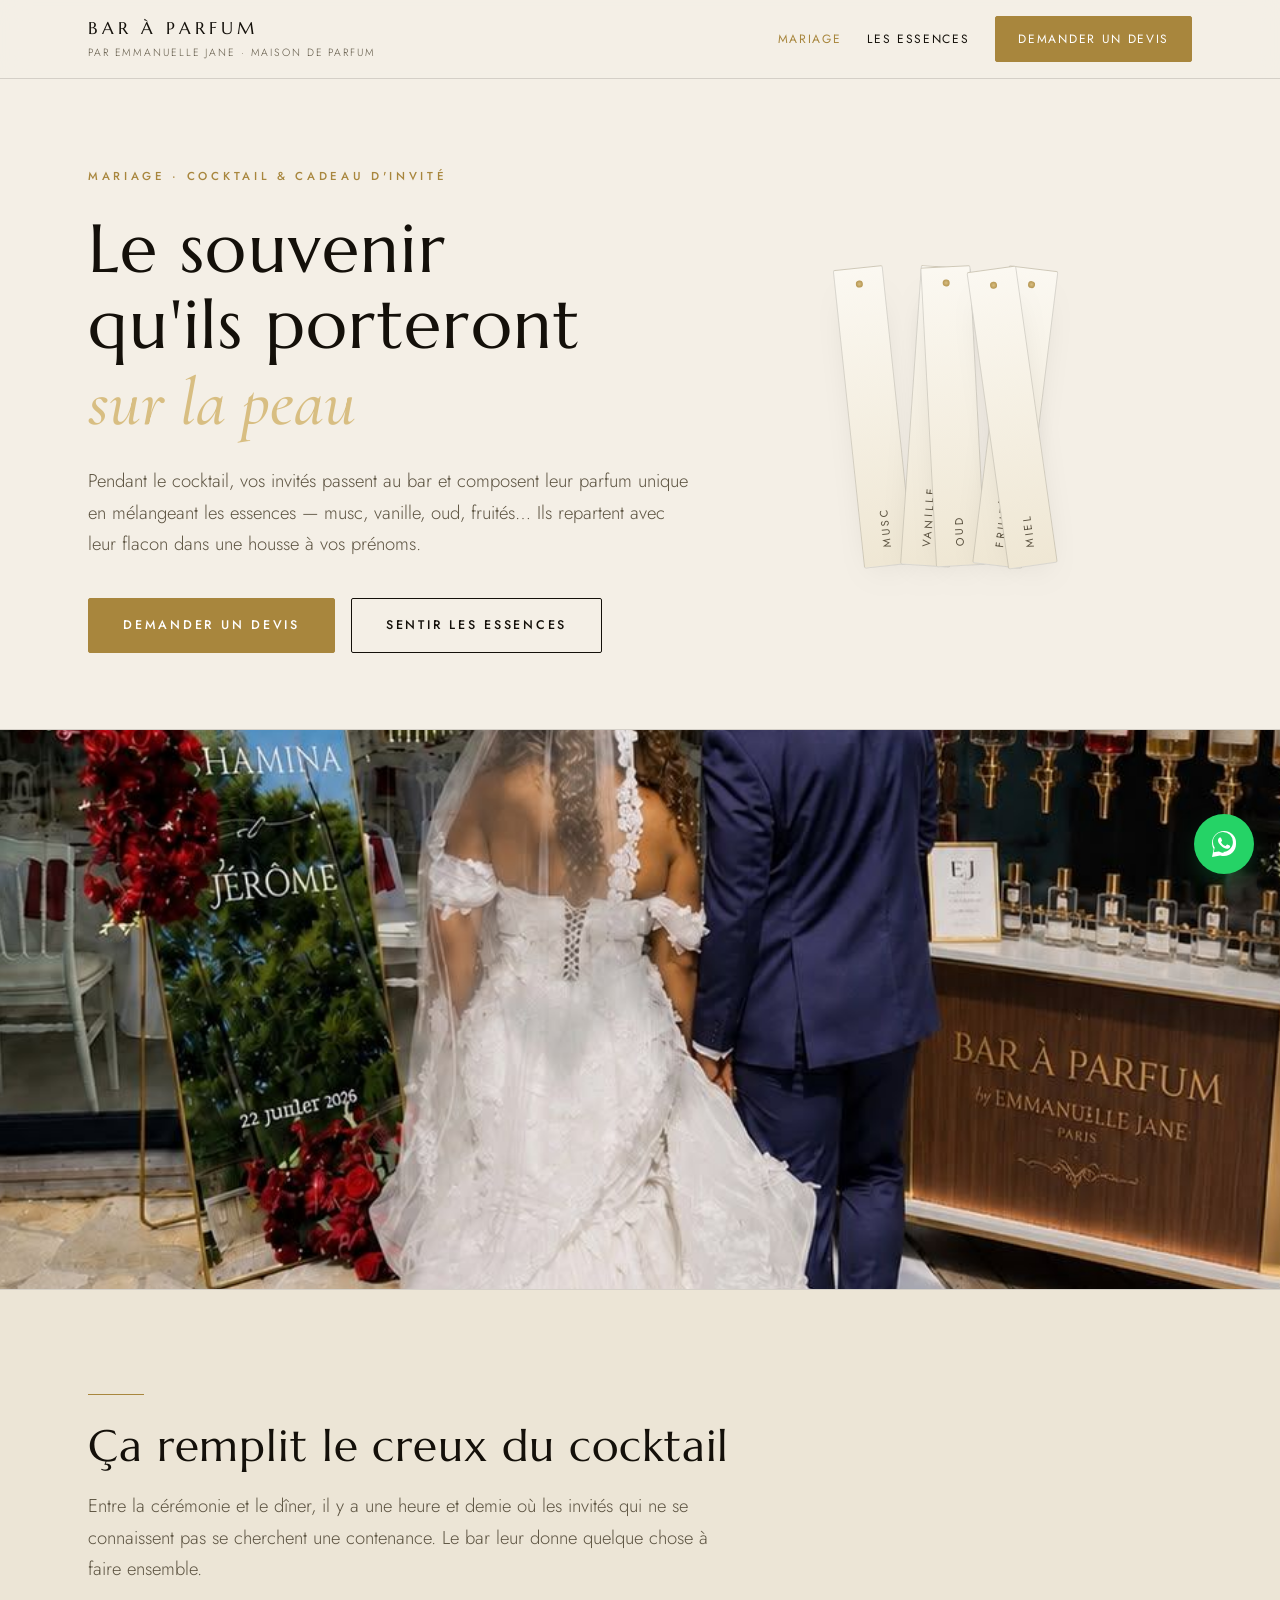
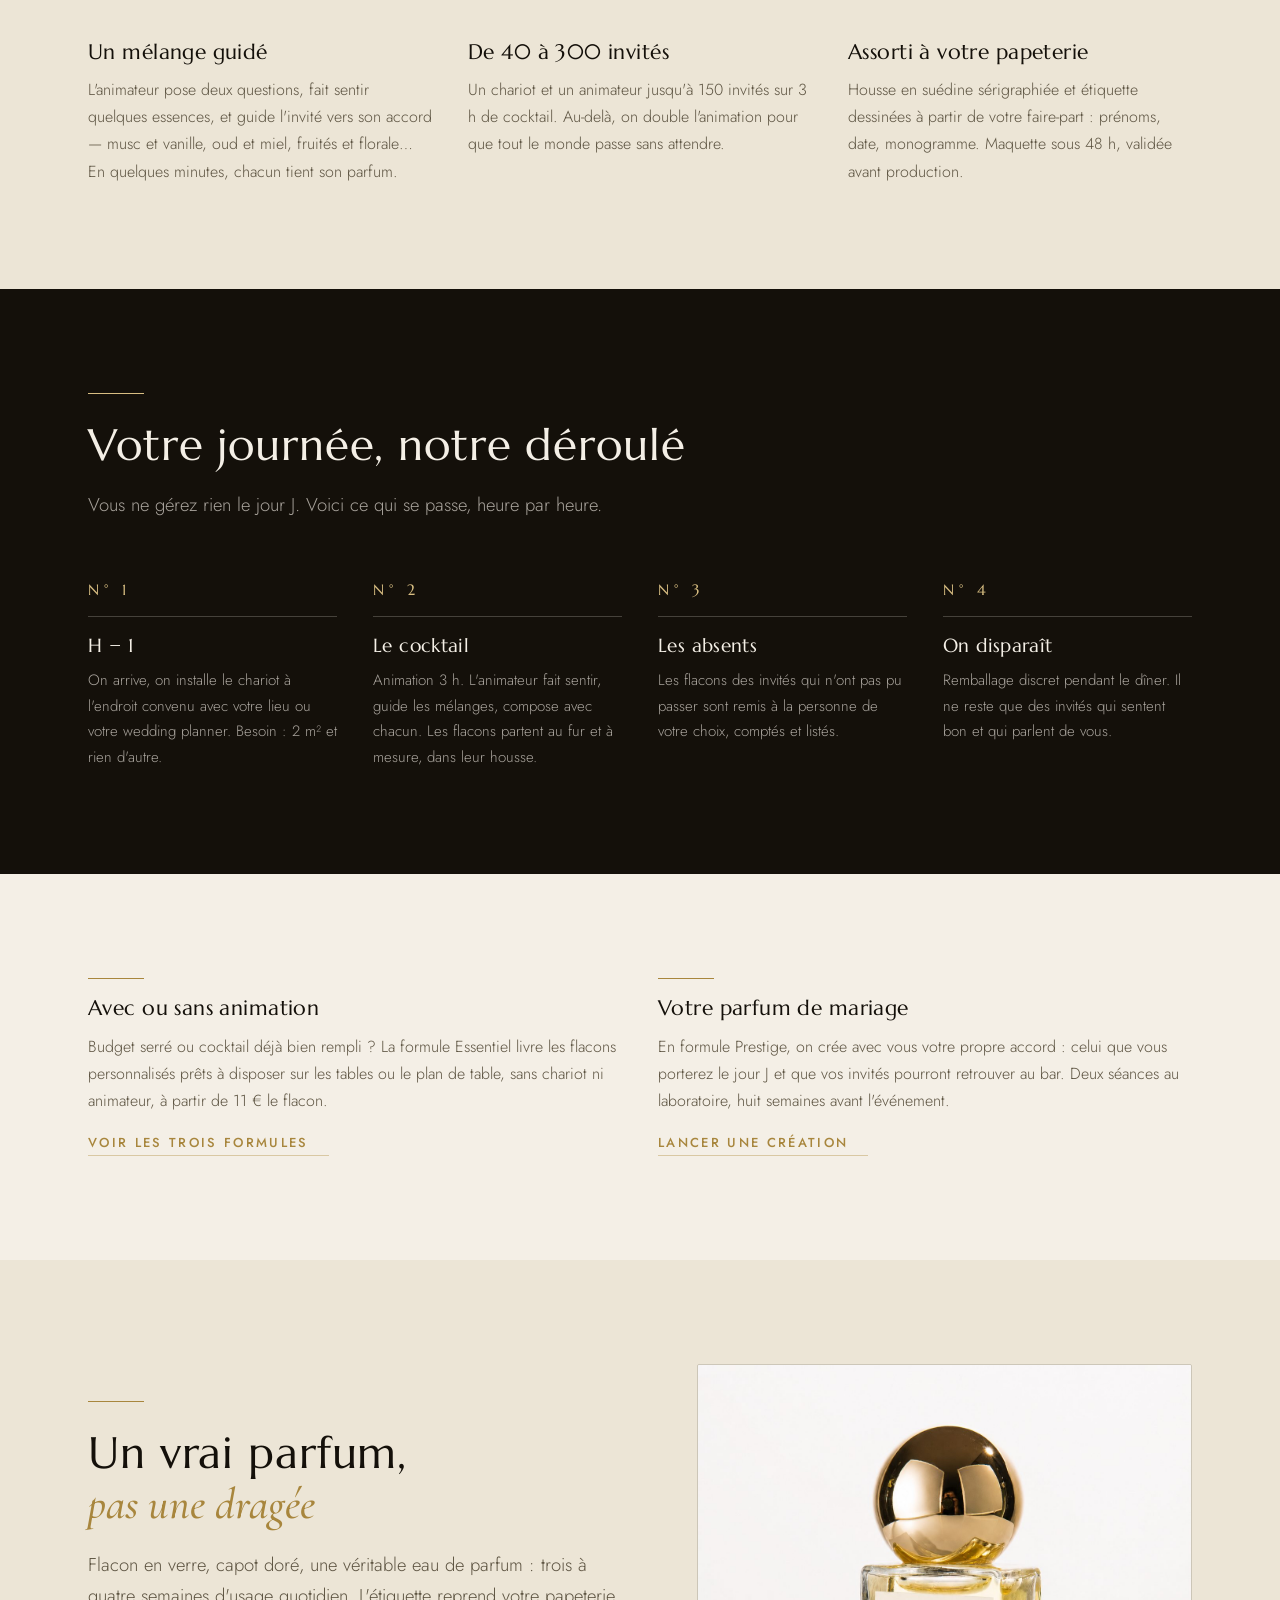
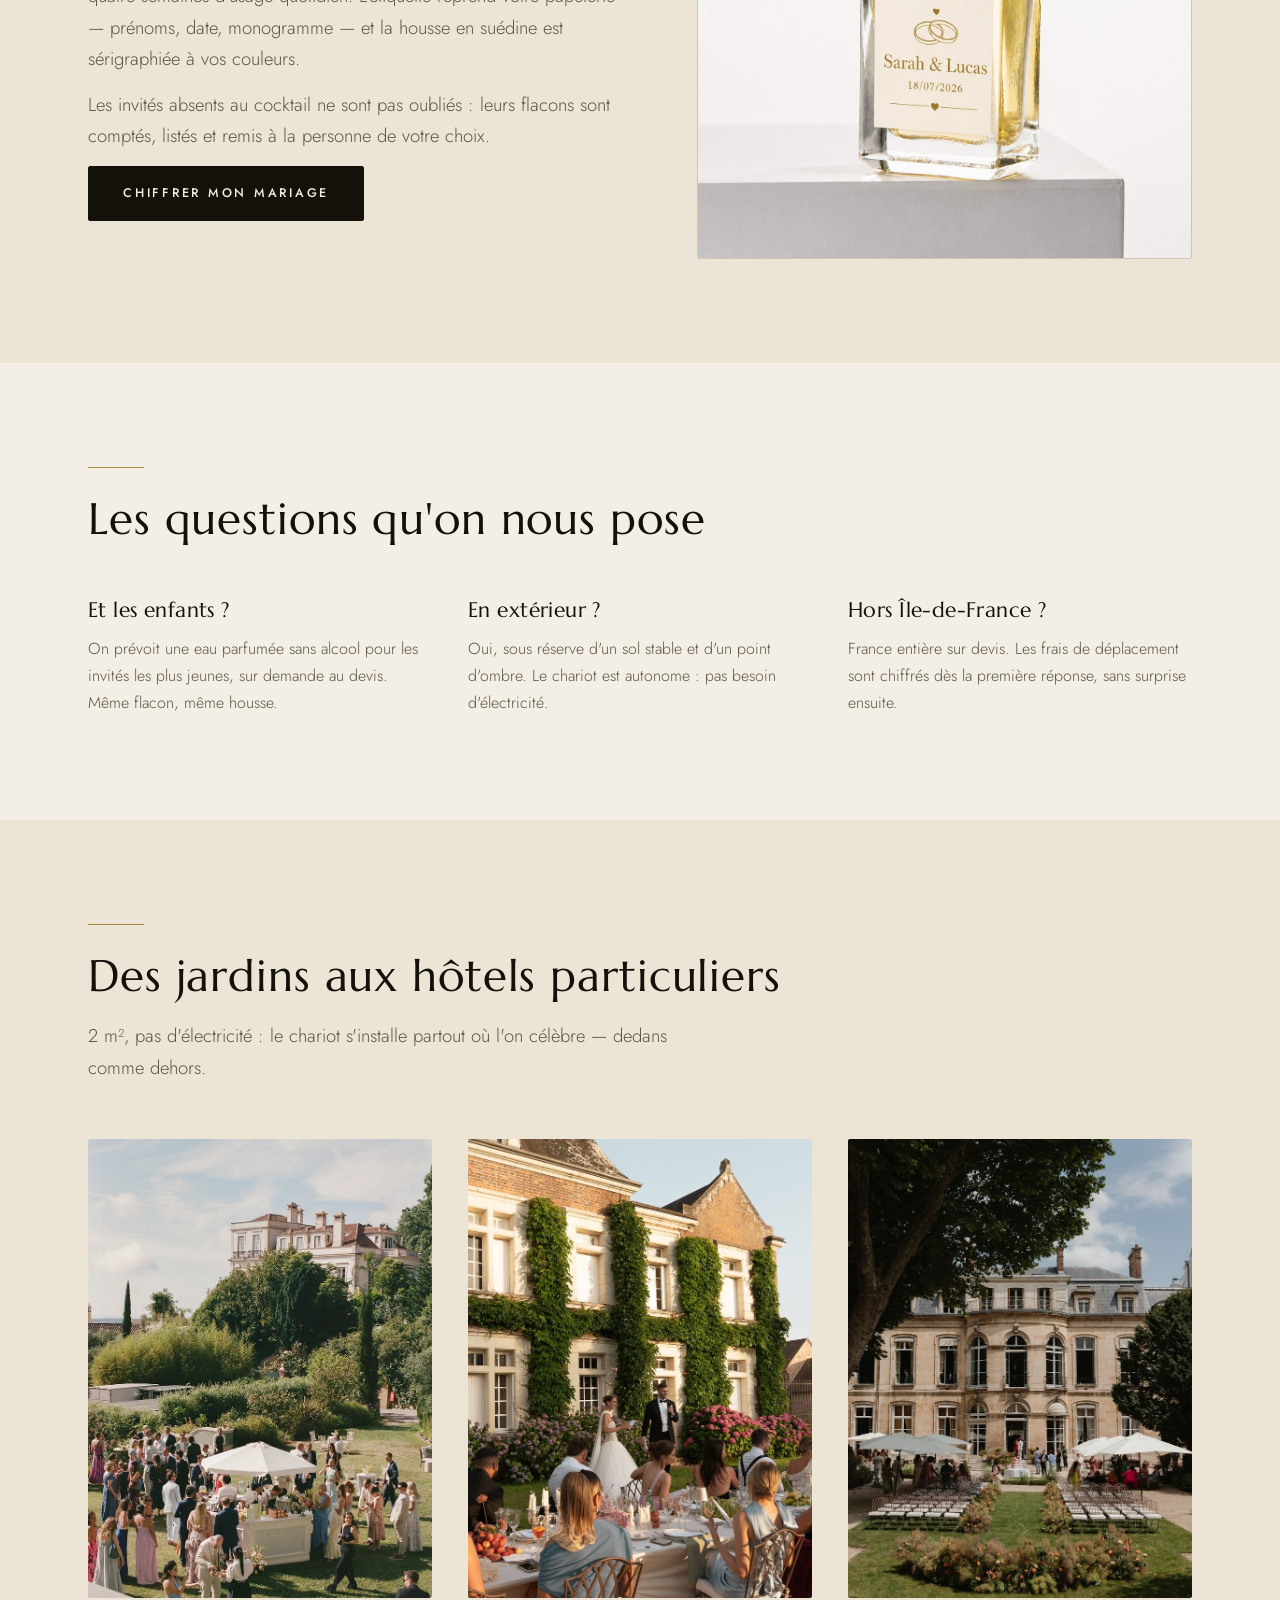
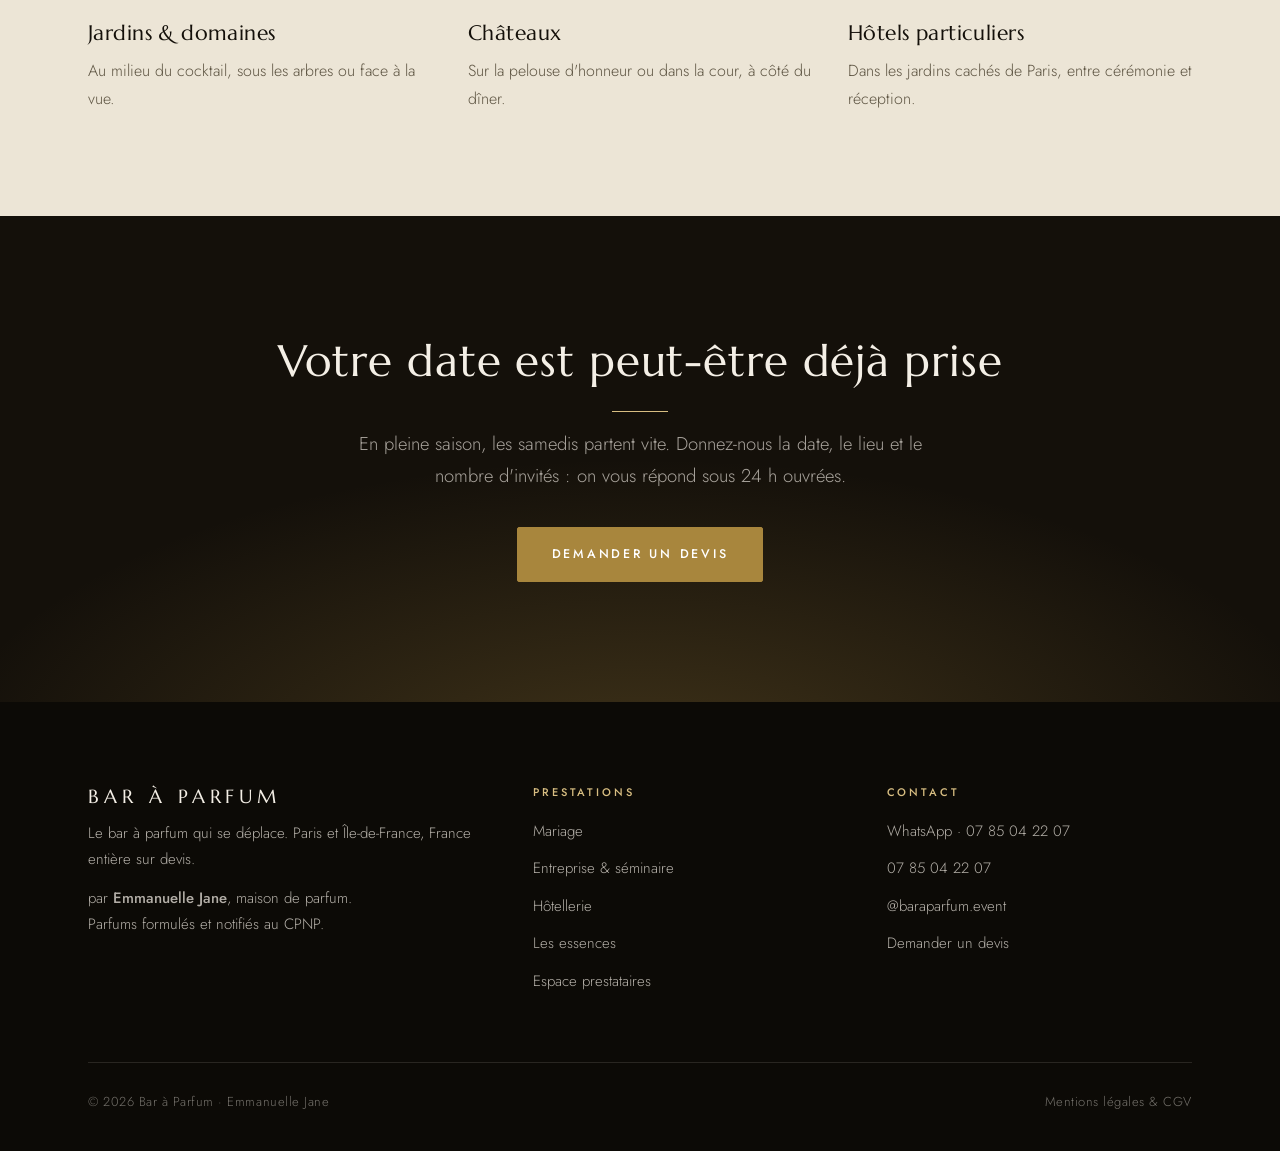
<file: mariage.html>
<!DOCTYPE html>
<html lang="fr">
<head>
<meta charset="utf-8">
<meta name="viewport" content="width=device-width,initial-scale=1">
<title>Bar à parfum pour mariage · Cadeau d'invité et animation | Bar à Parfum</title>
<meta name="description" content="Un bar à parfum à votre mariage : vos invités composent leur parfum unique en mélangeant les essences pendant le cocktail, et repartent avec leur flacon à vos prénoms. Paris et Île-de-France.">
<meta property="og:title" content="Bar à parfum pour mariage · Cadeau d'invité et animation | Bar à Parfum">
<meta property="og:description" content="Un bar à parfum à votre mariage : vos invités composent leur parfum unique en mélangeant les essences pendant le cocktail, et repartent avec leur flacon à vos prénoms. Paris et Île-de-France.">
<meta property="og:locale" content="fr_FR">
<meta property="og:type" content="website">
<link rel="preconnect" href="https://fonts.googleapis.com">
<link rel="preconnect" href="https://fonts.gstatic.com" crossorigin>
<link href="https://fonts.googleapis.com/css2?family=Marcellus&family=Cormorant+Garamond:ital,wght@1,400;1,500&family=Jost:wght@300;400;500&display=swap" rel="stylesheet">
<link rel="canonical" href="https://bara-parfums.fr/mariage.html">
<meta property="og:url" content="https://bara-parfums.fr/mariage.html">
<meta property="og:image" content="https://bara-parfums.fr/assets/img/og-image.jpg">
<meta property="og:image:width" content="1200">
<meta property="og:image:height" content="630">
<link rel="icon" type="image/svg+xml" href="assets/img/favicon.svg">
<link rel="icon" type="image/png" sizes="32x32" href="assets/img/favicon-32.png">
<link rel="apple-touch-icon" href="assets/img/apple-touch-icon.png">
<link rel="stylesheet" href="assets/style.css">
</head>
<body>

<header class="site-head">
  <div class="head-in">
    <a class="logo" href="index.html">
      <b>Bar à Parfum</b>
      <span>par Emmanuelle Jane · maison de parfum</span>
    </a>
    <button class="burger" aria-expanded="false" aria-controls="nav">Menu</button>
    <nav class="nav" id="nav">
      <a href="mariage.html" aria-current="page">Mariage</a>
      <a href="collection.html">Les essences</a>
      <a class="btn" href="devis.html">Demander un devis</a>
    </nav>
  </div>
</header>

<section class="hero">
  <div class="hero-in">
    <div>
      <p class="eyebrow">Mariage · cocktail &amp; cadeau d'invité</p>
      <h1>Le souvenir<br>qu'ils porteront<br><i>sur la peau</i></h1>
      <p class="lede">Pendant le cocktail, vos invités passent au bar et composent leur parfum
      unique en mélangeant les essences — musc, vanille, oud, fruités… Ils repartent avec
      leur flacon dans une housse à vos prénoms.</p>
      <div class="hero-actions">
        <a class="btn" href="devis.html">Demander un devis</a>
        <a class="btn btn--ghost" href="collection.html">Sentir les essences</a>
      </div>
    </div>
    <div class="fan" aria-hidden="true">
      <div class="strip" style="--rot:-6deg"><span>Musc</span></div>
      <div class="strip" style="--rot:4deg"><span>Vanille</span></div>
      <div class="strip" style="--rot:-3deg"><span>Oud</span></div>
      <div class="strip" style="--rot:7deg"><span>Fruités</span></div>
      <div class="strip" style="--rot:-8deg"><span>Miel</span></div>
    </div>
  </div>
</section>

<div class="photo-band">
  <img src="assets/img/bar-maries.jpg" alt="Les mariés main dans la main devant le bar à parfum" loading="lazy">
</div>

<section class="sec sec--pale">
  <div class="wrap">
    <div class="sec-head rise">
      <div class="tick"></div>
      <h2>Ça remplit le creux du cocktail</h2>
      <p class="lede">Entre la cérémonie et le dîner, il y a une heure et demie où les invités qui ne se
      connaissent pas se cherchent une contenance. Le bar leur donne quelque chose à faire ensemble.</p>
    </div>
    <div class="grid grid--3 rise">
      <div class="cell">
        <h3>Un mélange guidé</h3>
        <p>L'animateur pose deux questions, fait sentir quelques essences, et guide l'invité vers
        son accord — musc et vanille, oud et miel, fruités et florale… En quelques minutes,
        chacun tient son parfum.</p>
      </div>
      <div class="cell">
        <h3>De 40 à 300 invités</h3>
        <p>Un chariot et un animateur jusqu'à 150 invités sur 3 h de cocktail. Au-delà, on double
        l'animation pour que tout le monde passe sans attendre.</p>
      </div>
      <div class="cell">
        <h3>Assorti à votre papeterie</h3>
        <p>Housse en suédine sérigraphiée et étiquette dessinées à partir de votre faire-part :
        prénoms, date, monogramme. Maquette sous 48 h, validée avant production.</p>
      </div>
    </div>
  </div>
</section>

<section class="sec sec--ink">
  <div class="wrap">
    <div class="sec-head rise">
      <div class="tick"></div>
      <h2>Votre journée, notre déroulé</h2>
      <p class="lede">Vous ne gérez rien le jour J. Voici ce qui se passe, heure par heure.</p>
    </div>
    <div class="steps rise">
      <div class="step">
        <span class="n">1</span>
        <h3>H&nbsp;−&nbsp;1</h3>
        <p>On arrive, on installe le chariot à l'endroit convenu avec votre lieu ou votre wedding
        planner. Besoin : 2&nbsp;m² et rien d'autre.</p>
      </div>
      <div class="step">
        <span class="n">2</span>
        <h3>Le cocktail</h3>
        <p>Animation 3 h. L'animateur fait sentir, guide les mélanges, compose avec chacun.
        Les flacons partent au fur et à mesure, dans leur housse.</p>
      </div>
      <div class="step">
        <span class="n">3</span>
        <h3>Les absents</h3>
        <p>Les flacons des invités qui n'ont pas pu passer sont remis à la personne de votre choix,
        comptés et listés.</p>
      </div>
      <div class="step">
        <span class="n">4</span>
        <h3>On disparaît</h3>
        <p>Remballage discret pendant le dîner. Il ne reste que des invités qui sentent bon et qui
        parlent de vous.</p>
      </div>
    </div>
  </div>
</section>

<section class="sec sec--paper">
  <div class="wrap">
    <div class="grid grid--2 rise">
      <div class="cell">
        <div class="tick"></div>
        <h3>Avec ou sans animation</h3>
        <p>Budget serré ou cocktail déjà bien rempli ? La formule Essentiel livre les flacons
        personnalisés prêts à disposer sur les tables ou le plan de table, sans chariot ni animateur,
        à partir de 11&nbsp;€ le flacon.</p>
        <p><a class="txtlink" href="index.html#formules">Voir les trois formules</a></p>
      </div>
      <div class="cell">
        <div class="tick"></div>
        <h3>Votre parfum de mariage</h3>
        <p>En formule Prestige, on crée avec vous votre propre accord : celui que vous porterez
        le jour J et que vos invités pourront retrouver au bar. Deux séances au laboratoire,
        huit semaines avant l'événement.</p>
        <p><a class="txtlink" href="devis.html">Lancer une création</a></p>
      </div>
    </div>
  </div>
</section>

<section class="sec sec--pale">
  <div class="wrap">
    <div class="feature feature--flip rise">
      <div>
        <div class="tick"></div>
        <h2>Un vrai parfum,<br><i>pas une dragée</i></h2>
        <p class="lede">Flacon en verre, capot doré, une véritable eau de parfum :
        trois à quatre semaines d'usage quotidien. L'étiquette reprend votre papeterie —
        prénoms, date, monogramme — et la housse en suédine est sérigraphiée à vos couleurs.</p>
        <p class="lede">Les invités absents au cocktail ne sont pas oubliés : leurs flacons
        sont comptés, listés et remis à la personne de votre choix.</p>
        <a class="btn btn--ink" href="devis.html">Chiffrer mon mariage</a>
      </div>
      <figure class="feature-img">
        <img src="assets/img/flacon-mariage.jpg" alt="Flacon de parfum personnalisé aux prénoms des mariés et à leur date" loading="lazy">
      </figure>
    </div>
  </div>
</section>

<section class="sec sec--paper">
  <div class="wrap">
    <div class="sec-head rise">
      <div class="tick"></div>
      <h2>Les questions qu'on nous pose</h2>
    </div>
    <div class="grid grid--3 rise">
      <div class="cell">
        <h3>Et les enfants ?</h3>
        <p>On prévoit une eau parfumée sans alcool pour les invités les plus jeunes, sur demande au
        devis. Même flacon, même housse.</p>
      </div>
      <div class="cell">
        <h3>En extérieur ?</h3>
        <p>Oui, sous réserve d'un sol stable et d'un point d'ombre. Le chariot est autonome :
        pas besoin d'électricité.</p>
      </div>
      <div class="cell">
        <h3>Hors Île-de-France ?</h3>
        <p>France entière sur devis. Les frais de déplacement sont chiffrés dès la première réponse,
        sans surprise ensuite.</p>
      </div>
    </div>
  </div>
</section>

<section class="sec sec--pale">
  <div class="wrap">
    <div class="sec-head rise">
      <div class="tick"></div>
      <h2>Des jardins aux hôtels particuliers</h2>
      <p class="lede">2&nbsp;m², pas d'électricité : le chariot s'installe partout où l'on célèbre —
      dedans comme dehors.</p>
    </div>
    <div class="grid grid--3 rise">
      <div class="cell">
        <figure class="cell-photo cell-photo--tall"><img src="assets/img/lieu-jardin.jpg" alt="Cocktail de mariage dans un jardin de domaine" loading="lazy"></figure>
        <h3>Jardins &amp; domaines</h3>
        <p>Au milieu du cocktail, sous les arbres ou face à la vue.</p>
      </div>
      <div class="cell">
        <figure class="cell-photo cell-photo--tall"><img src="assets/img/lieu-chateau.jpg" alt="Dîner de mariage devant un château couvert de lierre" loading="lazy"></figure>
        <h3>Châteaux</h3>
        <p>Sur la pelouse d'honneur ou dans la cour, à côté du dîner.</p>
      </div>
      <div class="cell">
        <figure class="cell-photo cell-photo--tall"><img src="assets/img/lieu-hotel-particulier.jpg" alt="Cérémonie de mariage dans le jardin d'un hôtel particulier parisien" loading="lazy"></figure>
        <h3>Hôtels particuliers</h3>
        <p>Dans les jardins cachés de Paris, entre cérémonie et réception.</p>
      </div>
    </div>
  </div>
</section>

<section class="cta-band">
  <div class="wrap">
    <h2>Votre date est peut-être déjà prise</h2>
    <p class="lede">En pleine saison, les samedis partent vite. Donnez-nous la date, le lieu et le
    nombre d'invités : on vous répond sous 24 h ouvrées.</p>
    <a class="btn" href="devis.html">Demander un devis</a>
  </div>
</section>

<footer class="site-foot">
  <div class="wrap">
    <div class="foot-grid">
      <div>
        <p class="foot-mark">Bar à Parfum</p>
        <p style="font-size:15px">Le bar à parfum qui se déplace. Paris et Île-de-France, France entière sur devis.</p>
        <p style="font-size:15px;margin:0">par <strong>Emmanuelle Jane</strong>, maison de parfum.<br>
        Parfums formulés et notifiés au CPNP.</p>
      </div>
      <div>
        <h4>Prestations</h4>
        <ul>
          <li><a href="mariage.html">Mariage</a></li>
          <li><a href="entreprise.html">Entreprise &amp; séminaire</a></li>
          <li><a href="hotellerie.html">Hôtellerie</a></li>
          <li><a href="collection.html">Les essences</a></li>
          <li><a href="prestataires.html">Espace prestataires</a></li>
        </ul>
      </div>
      <div>
        <h4>Contact</h4>
        <ul>
          <li><a href="https://wa.me/33785042207" rel="noopener">WhatsApp · 07 85 04 22 07</a></li>
          <li><a href="tel:+33785042207">07 85 04 22 07</a></li>
          <li><a href="https://instagram.com/baraparfum.event" rel="noopener">@baraparfum.event</a></li>
          <li><a href="devis.html">Demander un devis</a></li>
        </ul>
      </div>
    </div>
    <div class="foot-bar">
      <span>© 2026 Bar à Parfum · Emmanuelle Jane</span>
      <span><a href="mentions.html">Mentions légales &amp; CGV</a></span>
    </div>
  </div>
</footer>

<a class="wa-fab" href="https://wa.me/33785042207?text=Bonjour%2C%20je%20souhaite%20un%20devis%20pour%20le%20bar%20%C3%A0%20parfum" target="_blank" rel="noopener" aria-label="Nous contacter sur WhatsApp">
  <svg viewBox="0 0 32 32" xmlns="http://www.w3.org/2000/svg"><path d="M16.04 3C9.42 3 4.05 8.36 4.05 14.97c0 2.11.55 4.17 1.6 5.99L4 29l8.23-1.6a12 12 0 0 0 3.81.62h.01c6.61 0 11.98-5.36 11.98-11.97A11.9 11.9 0 0 0 16.04 3zm0 21.99h-.01c-1.79 0-3.55-.48-5.08-1.39l-.36-.22-4.88.95.99-4.76-.24-.39a9.92 9.92 0 0 1-1.52-5.28c0-5.5 4.48-9.97 9.99-9.97a9.9 9.9 0 0 1 9.98 9.98c0 5.5-4.47 9.97-9.97 9.97l.1.11zm5.47-7.47c-.3-.15-1.77-.87-2.04-.97-.27-.1-.47-.15-.67.15-.2.3-.77.97-.94 1.17-.17.2-.35.22-.65.07-.3-.15-1.26-.46-2.4-1.48-.89-.79-1.49-1.77-1.66-2.07-.17-.3-.02-.46.13-.61.13-.13.3-.35.45-.52.15-.17.2-.3.3-.5.1-.2.05-.37-.02-.52-.08-.15-.68-1.62-.93-2.22-.24-.58-.49-.5-.67-.51h-.57c-.2 0-.52.07-.8.37-.27.3-1.04 1.02-1.04 2.5 0 1.47 1.07 2.89 1.22 3.09.15.2 2.11 3.22 5.1 4.51.71.31 1.27.49 1.7.63.72.23 1.37.2 1.88.12.57-.09 1.77-.72 2.02-1.42.25-.7.25-1.3.17-1.42-.07-.12-.27-.2-.57-.35z"/></svg>
</a>
<script src="assets/main.js"></script>
</body>
</html>
</file>
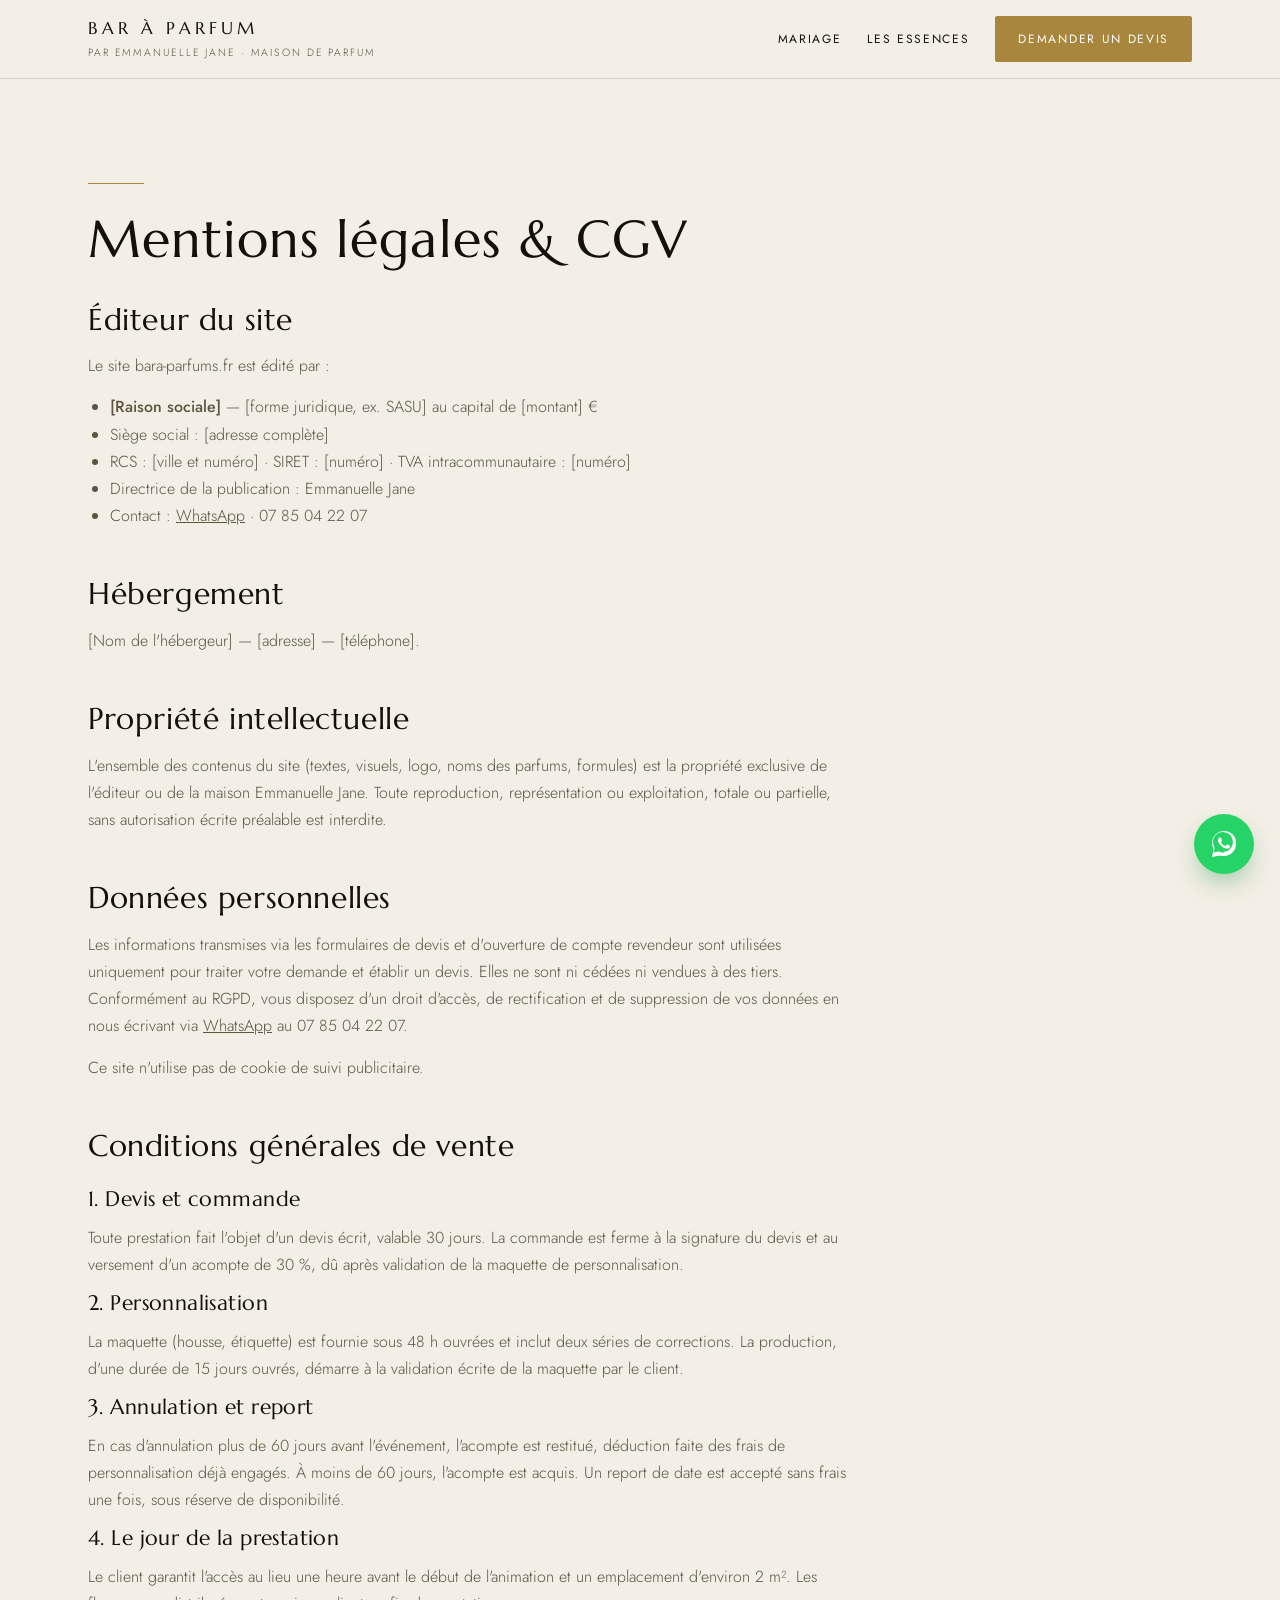
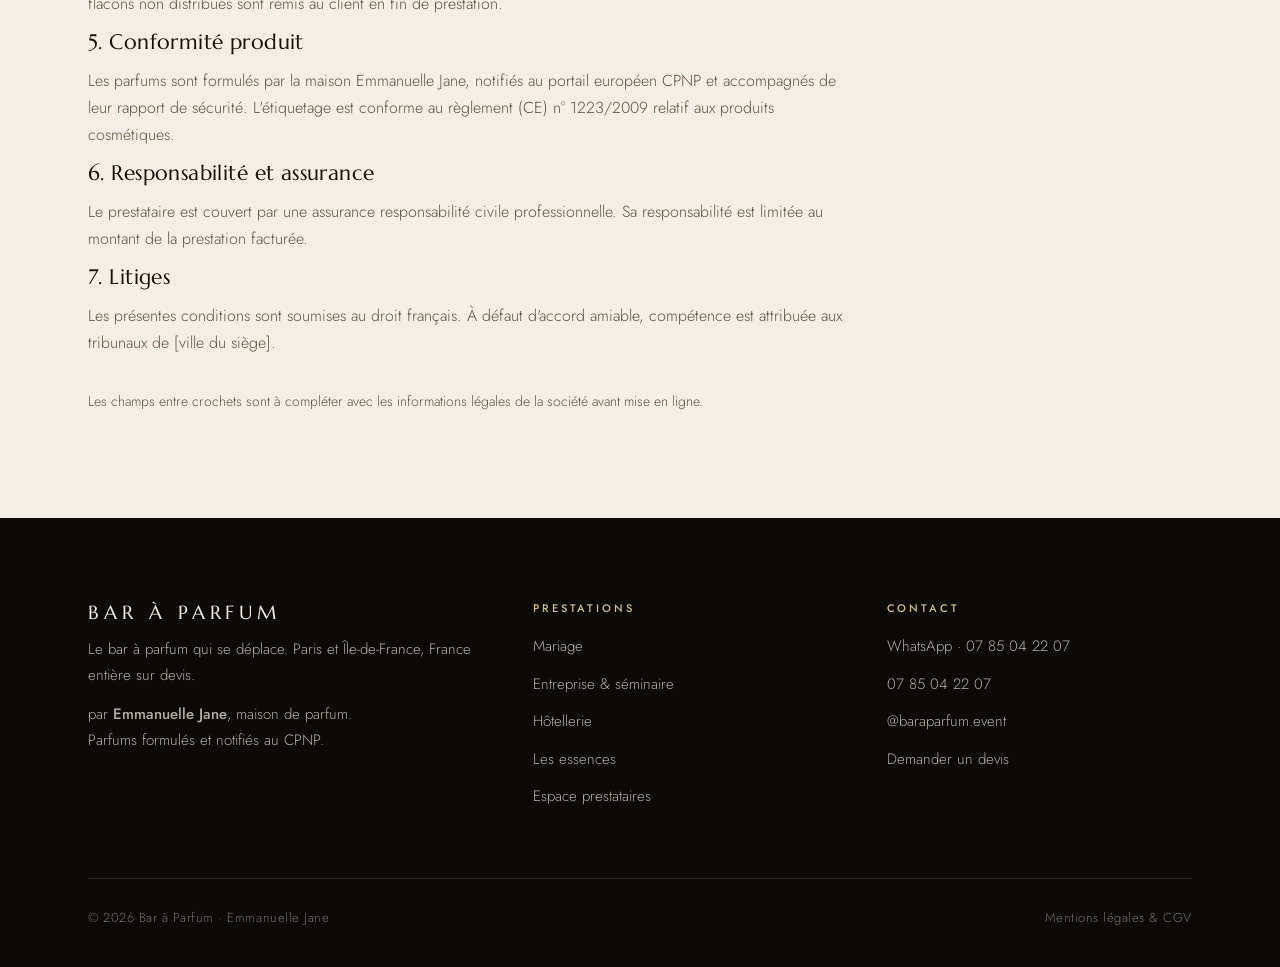
<file: mentions.html>
<!DOCTYPE html>
<html lang="fr">
<head>
<meta charset="utf-8">
<meta name="viewport" content="width=device-width,initial-scale=1">
<title>Mentions légales &amp; CGV | Bar à Parfum</title>
<meta name="description" content="Mentions légales et conditions générales de vente du site Bar à Parfum.">
<meta name="robots" content="noindex">
<link rel="preconnect" href="https://fonts.googleapis.com">
<link rel="preconnect" href="https://fonts.gstatic.com" crossorigin>
<link href="https://fonts.googleapis.com/css2?family=Marcellus&family=Cormorant+Garamond:ital,wght@1,400;1,500&family=Jost:wght@300;400;500&display=swap" rel="stylesheet">
<link rel="canonical" href="https://bara-parfums.fr/mentions.html">
<meta property="og:url" content="https://bara-parfums.fr/mentions.html">
<meta property="og:image" content="https://bara-parfums.fr/assets/img/og-image.jpg">
<meta property="og:image:width" content="1200">
<meta property="og:image:height" content="630">
<link rel="icon" type="image/svg+xml" href="assets/img/favicon.svg">
<link rel="icon" type="image/png" sizes="32x32" href="assets/img/favicon-32.png">
<link rel="apple-touch-icon" href="assets/img/apple-touch-icon.png">
<link rel="stylesheet" href="assets/style.css">
</head>
<body>

<header class="site-head">
  <div class="head-in">
    <a class="logo" href="index.html">
      <b>Bar à Parfum</b>
      <span>par Emmanuelle Jane · maison de parfum</span>
    </a>
    <button class="burger" aria-expanded="false" aria-controls="nav">Menu</button>
    <nav class="nav" id="nav">
      <a href="mariage.html">Mariage</a>
      <a href="collection.html">Les essences</a>
      <a class="btn" href="devis.html">Demander un devis</a>
    </nav>
  </div>
</header>

<section class="sec sec--paper">
  <div class="wrap">
    <div class="legal">
      <div class="tick"></div>
      <h1 style="font-size:clamp(34px,4.5vw,52px);margin-bottom:34px">Mentions légales &amp; CGV</h1>

      <h2>Éditeur du site</h2>
      <p>Le site bara-parfums.fr est édité par&nbsp;:</p>
      <ul>
        <li><strong>[Raison sociale]</strong> — [forme juridique, ex. SASU] au capital de [montant]&nbsp;€</li>
        <li>Siège social&nbsp;: [adresse complète]</li>
        <li>RCS&nbsp;: [ville et numéro] · SIRET&nbsp;: [numéro] · TVA intracommunautaire&nbsp;: [numéro]</li>
        <li>Directrice de la publication&nbsp;: Emmanuelle Jane</li>
        <li>Contact&nbsp;: <a href="https://wa.me/33785042207" rel="noopener">WhatsApp</a> · 07&nbsp;85&nbsp;04&nbsp;22&nbsp;07</li>
      </ul>

      <h2>Hébergement</h2>
      <p>[Nom de l'hébergeur] — [adresse] — [téléphone].</p>

      <h2>Propriété intellectuelle</h2>
      <p>L'ensemble des contenus du site (textes, visuels, logo, noms des parfums, formules) est la
      propriété exclusive de l'éditeur ou de la maison Emmanuelle Jane. Toute reproduction,
      représentation ou exploitation, totale ou partielle, sans autorisation écrite préalable est
      interdite.</p>

      <h2>Données personnelles</h2>
      <p>Les informations transmises via les formulaires de devis et d'ouverture de compte revendeur
      sont utilisées uniquement pour traiter votre demande et établir un devis. Elles ne sont ni
      cédées ni vendues à des tiers. Conformément au RGPD, vous disposez d'un droit d'accès, de
      rectification et de suppression de vos données en nous écrivant via
      <a href="https://wa.me/33785042207" rel="noopener">WhatsApp</a> au 07&nbsp;85&nbsp;04&nbsp;22&nbsp;07.</p>
      <p>Ce site n'utilise pas de cookie de suivi publicitaire.</p>

      <h2>Conditions générales de vente</h2>

      <h3 style="margin-top:26px">1. Devis et commande</h3>
      <p>Toute prestation fait l'objet d'un devis écrit, valable 30 jours. La commande est ferme à
      la signature du devis et au versement d'un acompte de 30&nbsp;%, dû après validation de la
      maquette de personnalisation.</p>

      <h3>2. Personnalisation</h3>
      <p>La maquette (housse, étiquette) est fournie sous 48&nbsp;h ouvrées et inclut deux séries de
      corrections. La production, d'une durée de 15 jours ouvrés, démarre à la validation écrite de
      la maquette par le client.</p>

      <h3>3. Annulation et report</h3>
      <p>En cas d'annulation plus de 60 jours avant l'événement, l'acompte est restitué, déduction
      faite des frais de personnalisation déjà engagés. À moins de 60 jours, l'acompte est acquis.
      Un report de date est accepté sans frais une fois, sous réserve de disponibilité.</p>

      <h3>4. Le jour de la prestation</h3>
      <p>Le client garantit l'accès au lieu une heure avant le début de l'animation et un
      emplacement d'environ 2&nbsp;m². Les flacons non distribués sont remis au client en fin de
      prestation.</p>

      <h3>5. Conformité produit</h3>
      <p>Les parfums sont formulés par la maison Emmanuelle Jane, notifiés au portail européen CPNP
      et accompagnés de leur rapport de sécurité. L'étiquetage est conforme au règlement (CE)
      n°&nbsp;1223/2009 relatif aux produits cosmétiques.</p>

      <h3>6. Responsabilité et assurance</h3>
      <p>Le prestataire est couvert par une assurance responsabilité civile professionnelle.
      Sa responsabilité est limitée au montant de la prestation facturée.</p>

      <h3>7. Litiges</h3>
      <p>Les présentes conditions sont soumises au droit français. À défaut d'accord amiable,
      compétence est attribuée aux tribunaux de [ville du siège].</p>

      <p style="margin-top:34px;font-size:14px;color:var(--ink-2)">Les champs entre crochets sont à
      compléter avec les informations légales de la société avant mise en ligne.</p>
    </div>
  </div>
</section>

<footer class="site-foot">
  <div class="wrap">
    <div class="foot-grid">
      <div>
        <p class="foot-mark">Bar à Parfum</p>
        <p style="font-size:15px">Le bar à parfum qui se déplace. Paris et Île-de-France, France entière sur devis.</p>
        <p style="font-size:15px;margin:0">par <strong>Emmanuelle Jane</strong>, maison de parfum.<br>
        Parfums formulés et notifiés au CPNP.</p>
      </div>
      <div>
        <h4>Prestations</h4>
        <ul>
          <li><a href="mariage.html">Mariage</a></li>
          <li><a href="entreprise.html">Entreprise &amp; séminaire</a></li>
          <li><a href="hotellerie.html">Hôtellerie</a></li>
          <li><a href="collection.html">Les essences</a></li>
          <li><a href="prestataires.html">Espace prestataires</a></li>
        </ul>
      </div>
      <div>
        <h4>Contact</h4>
        <ul>
          <li><a href="https://wa.me/33785042207" rel="noopener">WhatsApp · 07 85 04 22 07</a></li>
          <li><a href="tel:+33785042207">07 85 04 22 07</a></li>
          <li><a href="https://instagram.com/baraparfum.event" rel="noopener">@baraparfum.event</a></li>
          <li><a href="devis.html">Demander un devis</a></li>
        </ul>
      </div>
    </div>
    <div class="foot-bar">
      <span>© 2026 Bar à Parfum · Emmanuelle Jane</span>
      <span><a href="mentions.html">Mentions légales &amp; CGV</a></span>
    </div>
  </div>
</footer>

<a class="wa-fab" href="https://wa.me/33785042207?text=Bonjour%2C%20je%20souhaite%20un%20devis%20pour%20le%20bar%20%C3%A0%20parfum" target="_blank" rel="noopener" aria-label="Nous contacter sur WhatsApp">
  <svg viewBox="0 0 32 32" xmlns="http://www.w3.org/2000/svg"><path d="M16.04 3C9.42 3 4.05 8.36 4.05 14.97c0 2.11.55 4.17 1.6 5.99L4 29l8.23-1.6a12 12 0 0 0 3.81.62h.01c6.61 0 11.98-5.36 11.98-11.97A11.9 11.9 0 0 0 16.04 3zm0 21.99h-.01c-1.79 0-3.55-.48-5.08-1.39l-.36-.22-4.88.95.99-4.76-.24-.39a9.92 9.92 0 0 1-1.52-5.28c0-5.5 4.48-9.97 9.99-9.97a9.9 9.9 0 0 1 9.98 9.98c0 5.5-4.47 9.97-9.97 9.97l.1.11zm5.47-7.47c-.3-.15-1.77-.87-2.04-.97-.27-.1-.47-.15-.67.15-.2.3-.77.97-.94 1.17-.17.2-.35.22-.65.07-.3-.15-1.26-.46-2.4-1.48-.89-.79-1.49-1.77-1.66-2.07-.17-.3-.02-.46.13-.61.13-.13.3-.35.45-.52.15-.17.2-.3.3-.5.1-.2.05-.37-.02-.52-.08-.15-.68-1.62-.93-2.22-.24-.58-.49-.5-.67-.51h-.57c-.2 0-.52.07-.8.37-.27.3-1.04 1.02-1.04 2.5 0 1.47 1.07 2.89 1.22 3.09.15.2 2.11 3.22 5.1 4.51.71.31 1.27.49 1.7.63.72.23 1.37.2 1.88.12.57-.09 1.77-.72 2.02-1.42.25-.7.25-1.3.17-1.42-.07-.12-.27-.2-.57-.35z"/></svg>
</a>
<script src="assets/main.js"></script>
</body>
</html>
</file>
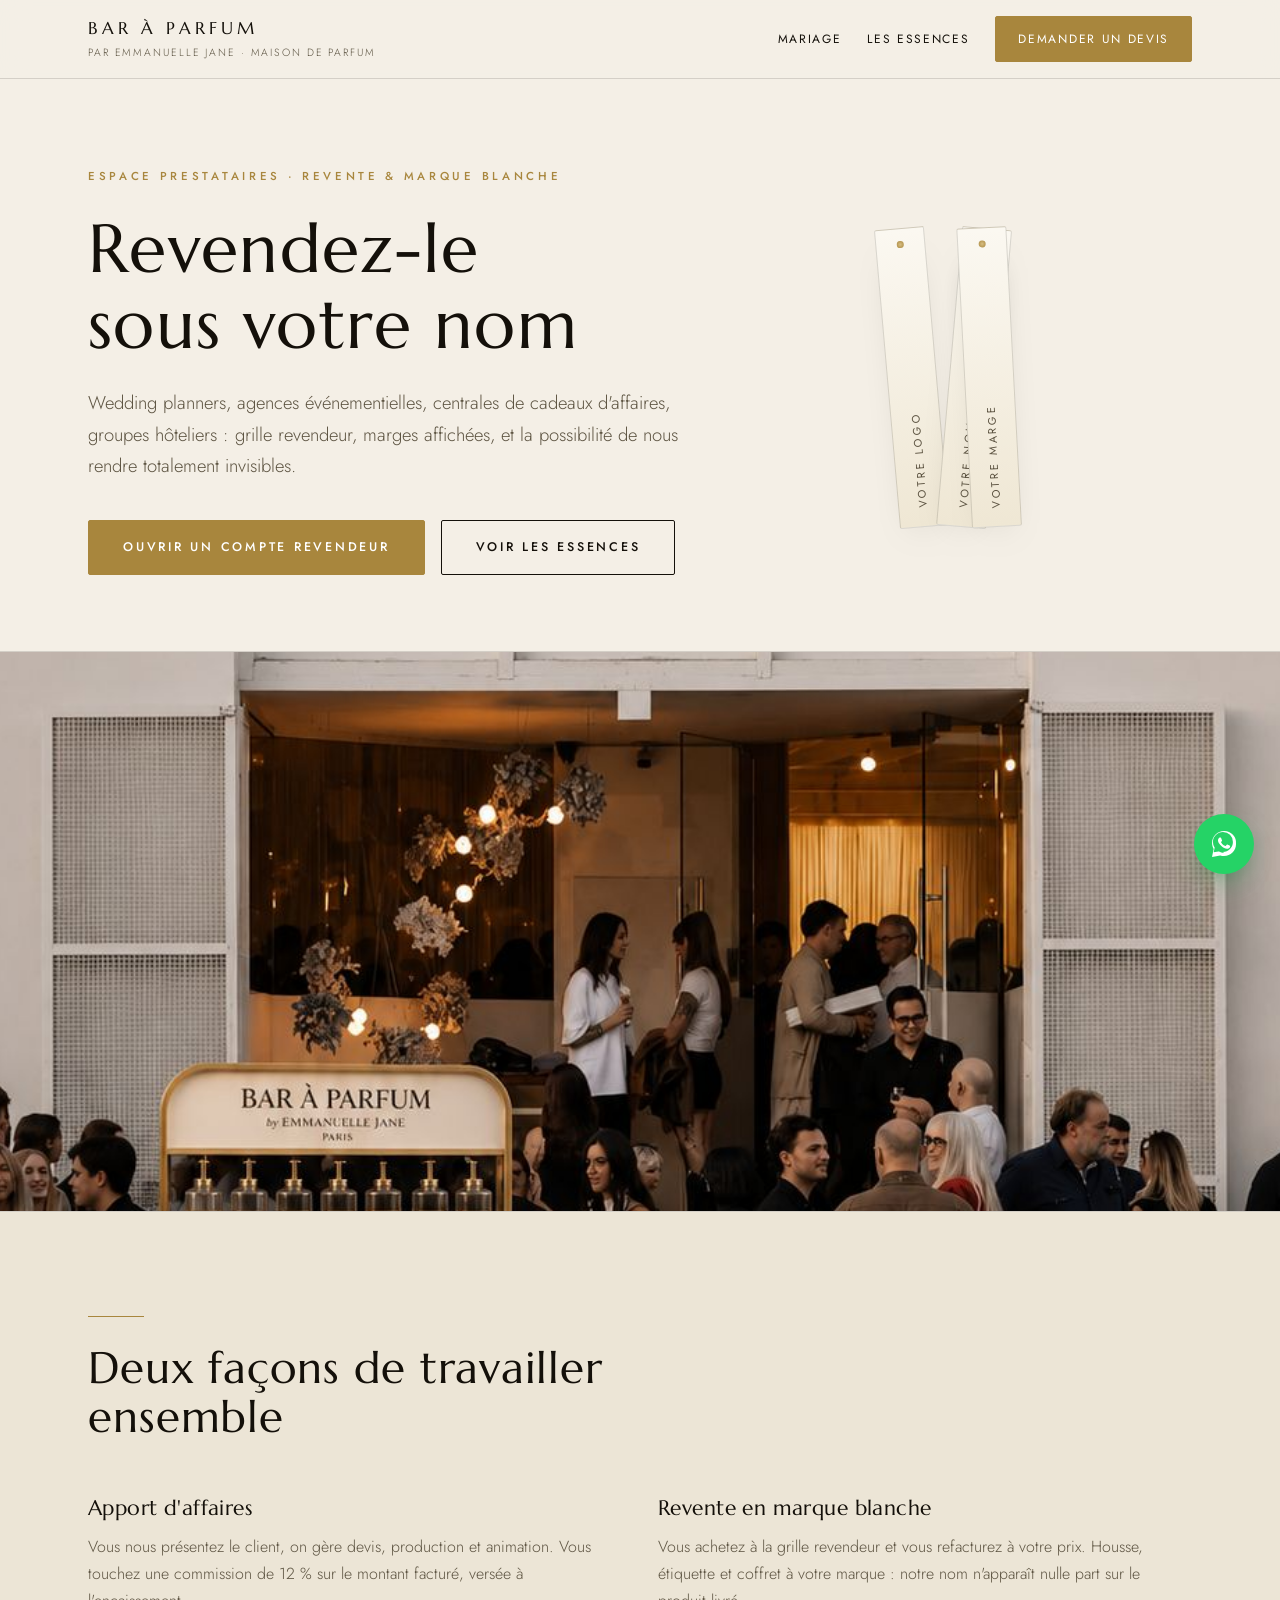
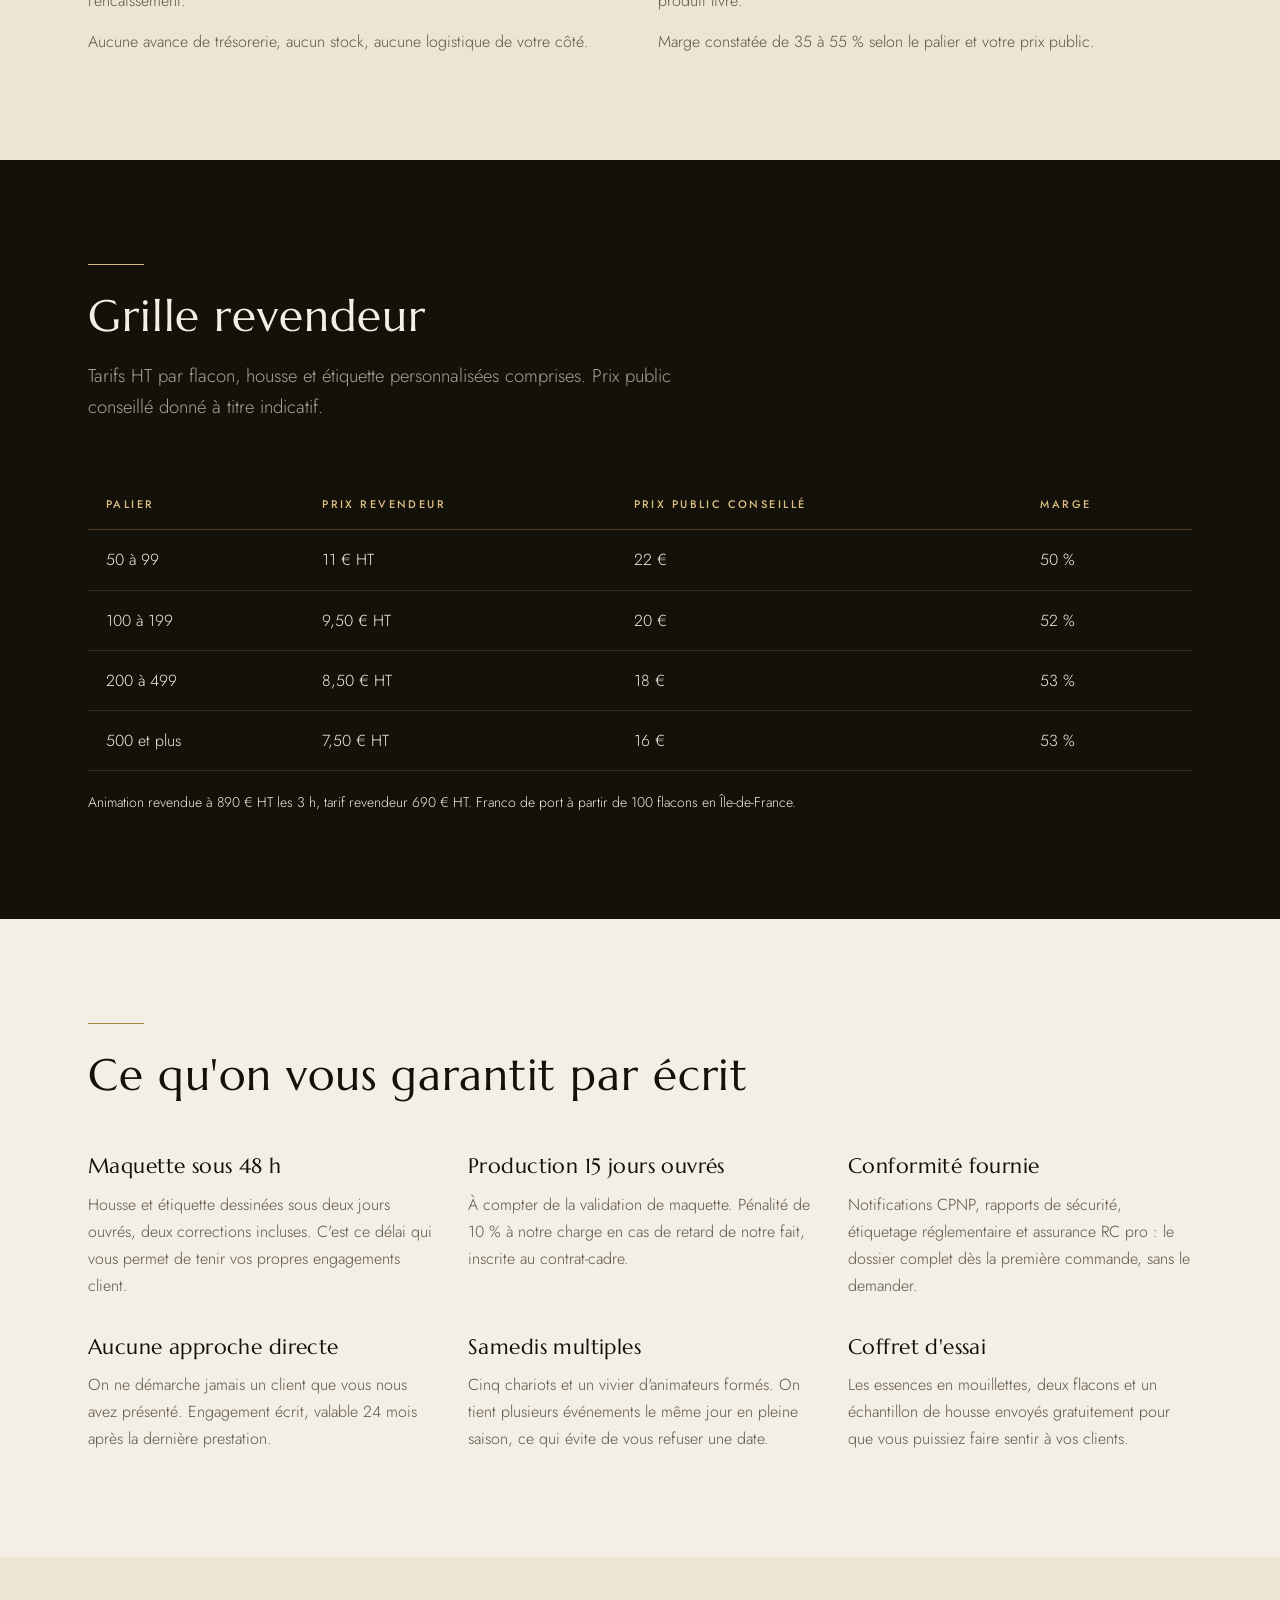
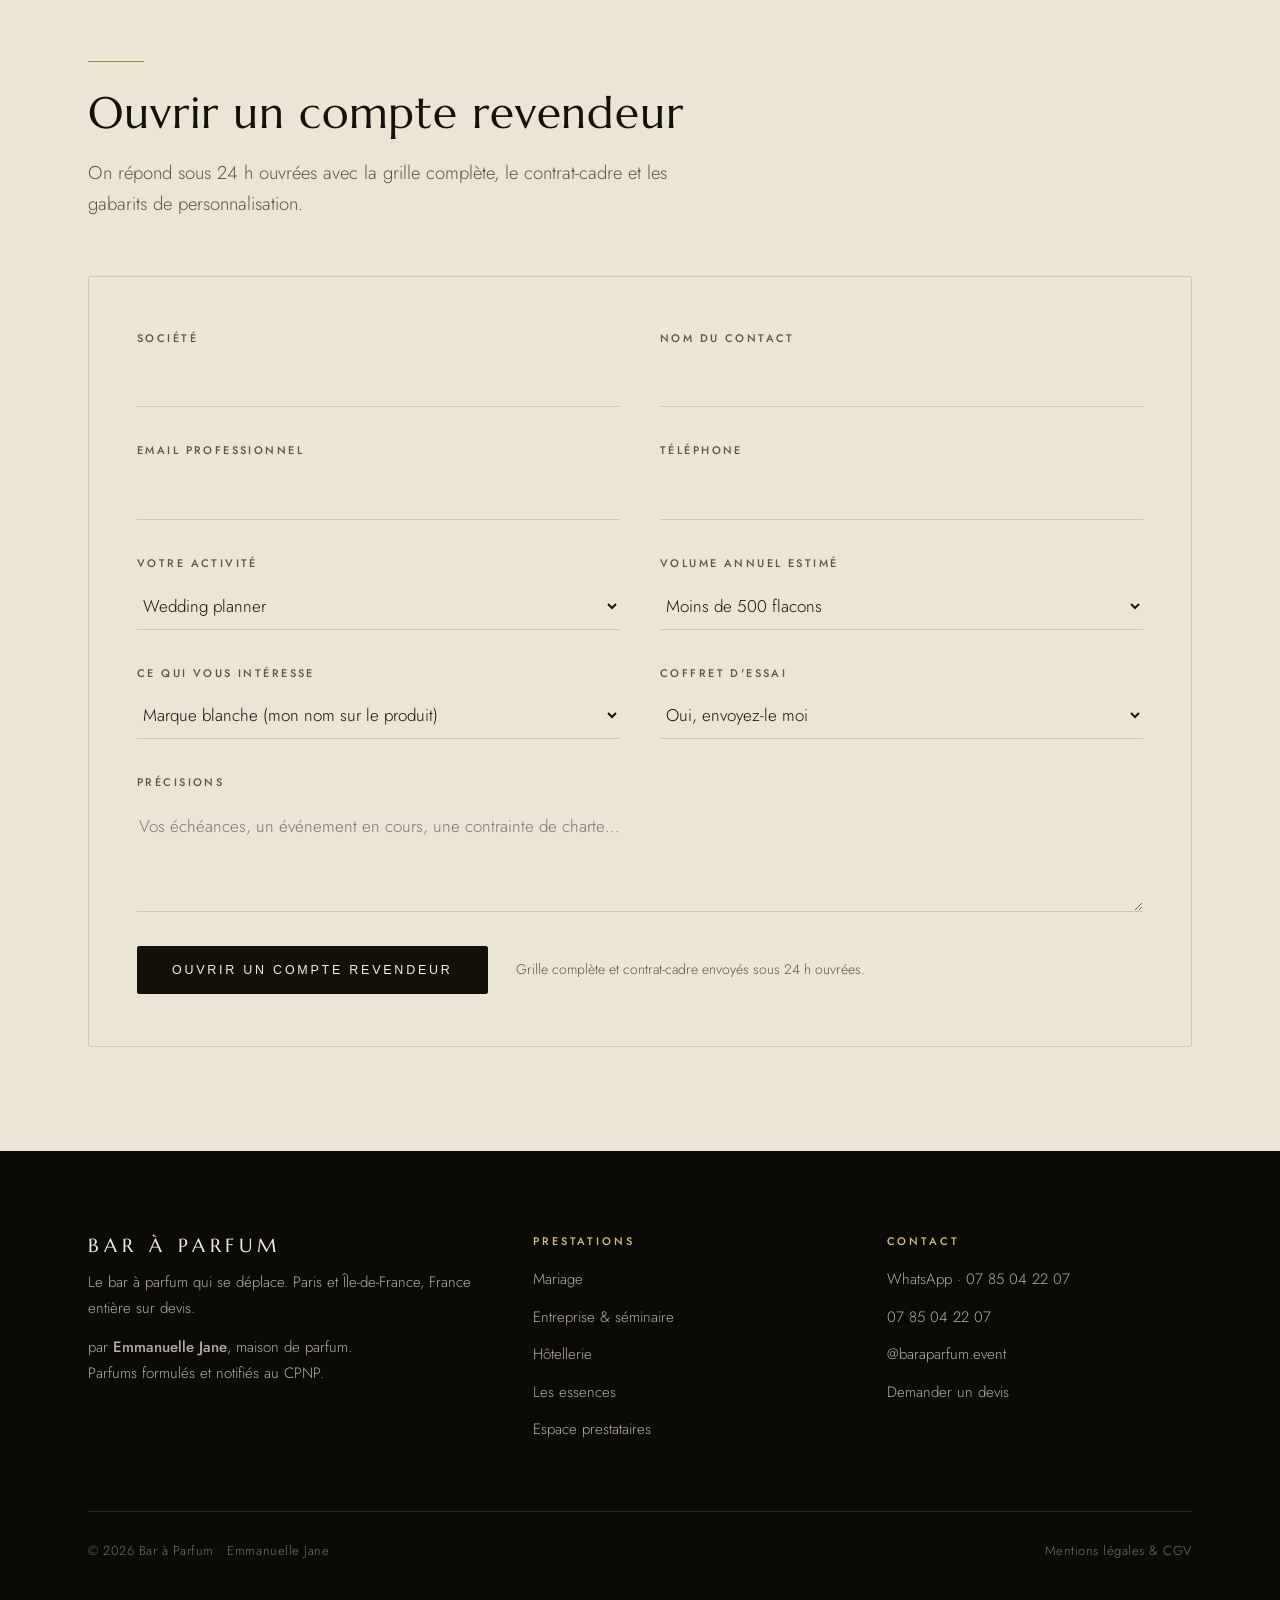
<file: prestataires.html>
<!DOCTYPE html>
<html lang="fr">
<head>
<meta charset="utf-8">
<meta name="viewport" content="width=device-width,initial-scale=1">
<title>Espace prestataires · Grille revendeur et marque blanche | Bar à Parfum</title>
<meta name="description" content="Revendez le bar à parfum sous votre marque : grille revendeur dégressive, marque blanche, apport d'affaires. Pour wedding planners, agences et centrales de cadeaux d'affaires.">
<meta property="og:title" content="Espace prestataires · Grille revendeur et marque blanche | Bar à Parfum">
<meta property="og:description" content="Revendez le bar à parfum sous votre marque : grille revendeur dégressive, marque blanche, apport d'affaires. Pour wedding planners, agences et centrales de cadeaux d'affaires.">
<meta property="og:locale" content="fr_FR">
<meta property="og:type" content="website">
<link rel="preconnect" href="https://fonts.googleapis.com">
<link rel="preconnect" href="https://fonts.gstatic.com" crossorigin>
<link href="https://fonts.googleapis.com/css2?family=Marcellus&family=Cormorant+Garamond:ital,wght@1,400;1,500&family=Jost:wght@300;400;500&display=swap" rel="stylesheet">
<link rel="canonical" href="https://bara-parfums.fr/prestataires.html">
<meta property="og:url" content="https://bara-parfums.fr/prestataires.html">
<meta property="og:image" content="https://bara-parfums.fr/assets/img/og-image.jpg">
<meta property="og:image:width" content="1200">
<meta property="og:image:height" content="630">
<link rel="icon" type="image/svg+xml" href="assets/img/favicon.svg">
<link rel="icon" type="image/png" sizes="32x32" href="assets/img/favicon-32.png">
<link rel="apple-touch-icon" href="assets/img/apple-touch-icon.png">
<link rel="stylesheet" href="assets/style.css">
</head>
<body>

<header class="site-head">
  <div class="head-in">
    <a class="logo" href="index.html">
      <b>Bar à Parfum</b>
      <span>par Emmanuelle Jane · maison de parfum</span>
    </a>
    <button class="burger" aria-expanded="false" aria-controls="nav">Menu</button>
    <nav class="nav" id="nav">
      <a href="mariage.html">Mariage</a>
      <a href="collection.html">Les essences</a>
      <a class="btn" href="devis.html">Demander un devis</a>
    </nav>
  </div>
</header>

<section class="hero">
  <div class="hero-in">
    <div>
      <p class="eyebrow">Espace prestataires · revente &amp; marque blanche</p>
      <h1>Revendez-le<br>sous votre nom</h1>
      <p class="lede">Wedding planners, agences événementielles, centrales de cadeaux d'affaires,
      groupes hôteliers : grille revendeur, marges affichées, et la possibilité de nous rendre
      totalement invisibles.</p>
      <div class="hero-actions">
        <a class="btn" href="#compte">Ouvrir un compte revendeur</a>
        <a class="btn btn--ghost" href="collection.html">Voir les essences</a>
      </div>
    </div>
    <div class="fan" aria-hidden="true">
      <div class="strip" style="--rot:-5deg"><span>Votre logo</span></div>
      <div class="strip" style="--rot:5deg"><span>Votre nom</span></div>
      <div class="strip" style="--rot:-3deg"><span>Votre marge</span></div>
    </div>
  </div>
</section>

<div class="photo-band">
  <img src="assets/img/bar-vitrine.jpg" alt="Le bar à parfum lors d'un vernissage devant une galerie" loading="lazy">
</div>

<section class="sec sec--pale">
  <div class="wrap">
    <div class="sec-head rise">
      <div class="tick"></div>
      <h2>Deux façons de travailler ensemble</h2>
    </div>
    <div class="grid grid--2 rise">
      <div class="cell">
        <h3>Apport d'affaires</h3>
        <p>Vous nous présentez le client, on gère devis, production et animation. Vous touchez une
        commission de 12 % sur le montant facturé, versée à l'encaissement.</p>
        <p>Aucune avance de trésorerie, aucun stock, aucune logistique de votre côté.</p>
      </div>
      <div class="cell">
        <h3>Revente en marque blanche</h3>
        <p>Vous achetez à la grille revendeur et vous refacturez à votre prix. Housse, étiquette et
        coffret à votre marque : notre nom n'apparaît nulle part sur le produit livré.</p>
        <p>Marge constatée de 35 à 55 % selon le palier et votre prix public.</p>
      </div>
    </div>
  </div>
</section>

<section class="sec sec--ink">
  <div class="wrap">
    <div class="sec-head rise">
      <div class="tick"></div>
      <h2>Grille revendeur</h2>
      <p class="lede">Tarifs HT par flacon, housse et étiquette personnalisées comprises.
      Prix public conseillé donné à titre indicatif.</p>
    </div>
    <div class="table-scroll rise">
      <table class="tarifs">
        <thead>
          <tr><th>Palier</th><th>Prix revendeur</th><th>Prix public conseillé</th><th>Marge</th></tr>
        </thead>
        <tbody>
          <tr><td>50 à 99</td><td>11 € HT</td><td>22 €</td><td>50 %</td></tr>
          <tr><td>100 à 199</td><td>9,50 € HT</td><td>20 €</td><td>52 %</td></tr>
          <tr><td>200 à 499</td><td>8,50 € HT</td><td>18 €</td><td>53 %</td></tr>
          <tr><td>500 et plus</td><td>7,50 € HT</td><td>16 €</td><td>53 %</td></tr>
        </tbody>
      </table>
    </div>
    <p style="font-size:14px">Animation revendue à 890 € HT les 3 h, tarif revendeur 690 € HT.
    Franco de port à partir de 100 flacons en Île-de-France.</p>
  </div>
</section>

<section class="sec sec--paper">
  <div class="wrap">
    <div class="sec-head rise">
      <div class="tick"></div>
      <h2>Ce qu'on vous garantit par écrit</h2>
    </div>
    <div class="grid grid--3 rise">
      <div class="cell">
        <h3>Maquette sous 48 h</h3>
        <p>Housse et étiquette dessinées sous deux jours ouvrés, deux corrections incluses. C'est ce
        délai qui vous permet de tenir vos propres engagements client.</p>
      </div>
      <div class="cell">
        <h3>Production 15 jours ouvrés</h3>
        <p>À compter de la validation de maquette. Pénalité de 10 % à notre charge en cas de retard
        de notre fait, inscrite au contrat-cadre.</p>
      </div>
      <div class="cell">
        <h3>Conformité fournie</h3>
        <p>Notifications CPNP, rapports de sécurité, étiquetage réglementaire et assurance RC pro :
        le dossier complet dès la première commande, sans le demander.</p>
      </div>
      <div class="cell">
        <h3>Aucune approche directe</h3>
        <p>On ne démarche jamais un client que vous nous avez présenté. Engagement écrit, valable
        24 mois après la dernière prestation.</p>
      </div>
      <div class="cell">
        <h3>Samedis multiples</h3>
        <p>Cinq chariots et un vivier d'animateurs formés. On tient plusieurs événements le même jour
        en pleine saison, ce qui évite de vous refuser une date.</p>
      </div>
      <div class="cell">
        <h3>Coffret d'essai</h3>
        <p>Les essences en mouillettes, deux flacons et un échantillon de housse envoyés gratuitement
        pour que vous puissiez faire sentir à vos clients.</p>
      </div>
    </div>
  </div>
</section>

<section class="sec sec--pale" id="compte">
  <div class="wrap">
    <div class="sec-head rise">
      <div class="tick"></div>
      <h2>Ouvrir un compte revendeur</h2>
      <p class="lede">On répond sous 24 h ouvrées avec la grille complète, le contrat-cadre et les
      gabarits de personnalisation.</p>
    </div>
    <form class="form rise" id="form-devis" data-origine="prestataire">
      <div class="field">
        <label for="societe">Société</label>
        <input id="societe" name="societe" required>
      </div>
      <div class="field">
        <label for="contact">Nom du contact</label>
        <input id="contact" name="contact" required>
      </div>
      <div class="field">
        <label for="email">Email professionnel</label>
        <input id="email" name="email" type="email" required>
      </div>
      <div class="field">
        <label for="tel">Téléphone</label>
        <input id="tel" name="telephone" type="tel">
      </div>
      <div class="field">
        <label for="activite">Votre activité</label>
        <select id="activite" name="activite">
          <option>Wedding planner</option>
          <option>Agence événementielle</option>
          <option>Centrale de cadeaux d'affaires</option>
          <option>Groupe hôtelier</option>
          <option>Traiteur / lieu de réception</option>
          <option>Autre</option>
        </select>
      </div>
      <div class="field">
        <label for="volume">Volume annuel estimé</label>
        <select id="volume" name="volume">
          <option>Moins de 500 flacons</option>
          <option>500 à 2 000 flacons</option>
          <option>2 000 à 10 000 flacons</option>
          <option>Plus de 10 000 flacons</option>
          <option>Je ne sais pas encore</option>
        </select>
      </div>
      <div class="field">
        <label for="modele">Ce qui vous intéresse</label>
        <select id="modele" name="modele">
          <option>Marque blanche (mon nom sur le produit)</option>
          <option>Revente sous votre marque</option>
          <option>Apport d'affaires en commission</option>
          <option>À discuter</option>
        </select>
      </div>
      <div class="field">
        <label for="coffret">Coffret d'essai</label>
        <select id="coffret" name="coffret">
          <option>Oui, envoyez-le moi</option>
          <option>Pas tout de suite</option>
        </select>
      </div>
      <div class="field field--full">
        <label for="message">Précisions</label>
        <textarea id="message" name="message" placeholder="Vos échéances, un événement en cours, une contrainte de charte…"></textarea>
      </div>
      <p class="status" role="status" aria-live="polite"></p>
      <div class="form-foot">
        <button class="btn btn--ink" type="submit">Ouvrir un compte revendeur</button>
        <p class="form-note">Grille complète et contrat-cadre envoyés sous 24 h ouvrées.</p>
      </div>
    </form>
  </div>
</section>

<footer class="site-foot">
  <div class="wrap">
    <div class="foot-grid">
      <div>
        <p class="foot-mark">Bar à Parfum</p>
        <p style="font-size:15px">Le bar à parfum qui se déplace. Paris et Île-de-France, France entière sur devis.</p>
        <p style="font-size:15px;margin:0">par <strong>Emmanuelle Jane</strong>, maison de parfum.<br>
        Parfums formulés et notifiés au CPNP.</p>
      </div>
      <div>
        <h4>Prestations</h4>
        <ul>
          <li><a href="mariage.html">Mariage</a></li>
          <li><a href="entreprise.html">Entreprise &amp; séminaire</a></li>
          <li><a href="hotellerie.html">Hôtellerie</a></li>
          <li><a href="collection.html">Les essences</a></li>
          <li><a href="prestataires.html">Espace prestataires</a></li>
        </ul>
      </div>
      <div>
        <h4>Contact</h4>
        <ul>
          <li><a href="https://wa.me/33785042207" rel="noopener">WhatsApp · 07 85 04 22 07</a></li>
          <li><a href="tel:+33785042207">07 85 04 22 07</a></li>
          <li><a href="https://instagram.com/baraparfum.event" rel="noopener">@baraparfum.event</a></li>
          <li><a href="devis.html">Demander un devis</a></li>
        </ul>
      </div>
    </div>
    <div class="foot-bar">
      <span>© 2026 Bar à Parfum · Emmanuelle Jane</span>
      <span><a href="mentions.html">Mentions légales &amp; CGV</a></span>
    </div>
  </div>
</footer>

<a class="wa-fab" href="https://wa.me/33785042207?text=Bonjour%2C%20je%20souhaite%20un%20devis%20pour%20le%20bar%20%C3%A0%20parfum" target="_blank" rel="noopener" aria-label="Nous contacter sur WhatsApp">
  <svg viewBox="0 0 32 32" xmlns="http://www.w3.org/2000/svg"><path d="M16.04 3C9.42 3 4.05 8.36 4.05 14.97c0 2.11.55 4.17 1.6 5.99L4 29l8.23-1.6a12 12 0 0 0 3.81.62h.01c6.61 0 11.98-5.36 11.98-11.97A11.9 11.9 0 0 0 16.04 3zm0 21.99h-.01c-1.79 0-3.55-.48-5.08-1.39l-.36-.22-4.88.95.99-4.76-.24-.39a9.92 9.92 0 0 1-1.52-5.28c0-5.5 4.48-9.97 9.99-9.97a9.9 9.9 0 0 1 9.98 9.98c0 5.5-4.47 9.97-9.97 9.97l.1.11zm5.47-7.47c-.3-.15-1.77-.87-2.04-.97-.27-.1-.47-.15-.67.15-.2.3-.77.97-.94 1.17-.17.2-.35.22-.65.07-.3-.15-1.26-.46-2.4-1.48-.89-.79-1.49-1.77-1.66-2.07-.17-.3-.02-.46.13-.61.13-.13.3-.35.45-.52.15-.17.2-.3.3-.5.1-.2.05-.37-.02-.52-.08-.15-.68-1.62-.93-2.22-.24-.58-.49-.5-.67-.51h-.57c-.2 0-.52.07-.8.37-.27.3-1.04 1.02-1.04 2.5 0 1.47 1.07 2.89 1.22 3.09.15.2 2.11 3.22 5.1 4.51.71.31 1.27.49 1.7.63.72.23 1.37.2 1.88.12.57-.09 1.77-.72 2.02-1.42.25-.7.25-1.3.17-1.42-.07-.12-.27-.2-.57-.35z"/></svg>
</a>
<script src="assets/main.js"></script>
</body>
</html>
</file>
<file: assets/style.css>
/* ═══════════════════════════════════════════════════════════
   Bar à Parfum · par Emmanuelle Jane · Paris
   Design : maison de luxe — noir, ivoire, laiton
   Typo : Marcellus (gravure) · Cormorant (italiques) · Jost
   ═══════════════════════════════════════════════════════════ */

:root{
  --paper:#f4efe6;          /* ivoire */
  --pale:#ece5d6;           /* ivoire ombré */
  --ink:#14100a;            /* noir chaud */
  --ink-2:#5d5442;          /* taupe */
  --line:rgba(20,16,10,.14);
  --line-gold:rgba(176,141,63,.4);
  --accent:#a8863d;         /* laiton */
  --accent-2:#d8be82;       /* champagne */
  --paper-ink:rgba(244,239,230,.92);
  --radius:2px;
  --wrap:1160px;
  --font-display:"Marcellus",Georgia,serif;
  --font-italic:"Cormorant Garamond",Georgia,serif;
  --font-body:"Jost",system-ui,sans-serif;
}

*{margin:0;padding:0;box-sizing:border-box}
html{scroll-behavior:smooth}
::selection{background:var(--accent);color:#fff}
body{
  font-family:var(--font-body);
  font-size:17px;font-weight:300;line-height:1.7;
  color:var(--ink);background:var(--paper);
  -webkit-font-smoothing:antialiased;
}
h1,h2,h3,h4,.foot-mark{font-family:var(--font-display);font-weight:400;line-height:1.12;letter-spacing:.02em}
h1{font-size:clamp(38px,5.4vw,68px)}
h1 i,h2 i{font-family:var(--font-italic);font-style:italic;font-weight:500;color:var(--accent);letter-spacing:0}
h1 i{color:var(--accent-2)}
h2{font-size:clamp(28px,3.6vw,44px);margin-bottom:20px}
h3{font-size:21px;margin-bottom:12px}
p{margin-bottom:14px}
p:last-child{margin-bottom:0}
strong{font-weight:500}
a{color:inherit}
img{max-width:100%}
.wrap{max-width:var(--wrap);margin:0 auto;padding:0 28px}

/* ── Boutons ─────────────────────────────────────────────── */
.btn{
  display:inline-block;padding:16px 34px;border-radius:var(--radius);
  background:var(--accent);color:#fff;text-decoration:none;
  font-weight:500;font-size:12.5px;letter-spacing:.22em;text-transform:uppercase;
  border:1px solid var(--accent);cursor:pointer;white-space:nowrap;
  transition:background .25s ease,color .25s ease,border-color .25s ease,
             transform .25s ease,box-shadow .25s ease;
}
.btn:hover{
  background:#8f7132;border-color:#8f7132;transform:translateY(-2px);
  box-shadow:0 14px 30px -16px rgba(143,113,50,.8);
}
.btn--ghost{background:transparent;color:inherit;border-color:currentColor}
.btn--ghost:hover{background:transparent;color:var(--accent);border-color:var(--accent)}
.btn--ink{background:var(--ink);border-color:var(--ink);color:var(--paper)}
.btn--ink:hover{background:#000;border-color:#000}
.txtlink{
  color:var(--accent);font-weight:500;text-decoration:none;
  font-size:13px;letter-spacing:.18em;text-transform:uppercase;
  border-bottom:1px solid var(--line-gold);padding-bottom:3px;
  position:relative;padding-right:20px;transition:color .25s ease;
}
.txtlink::after{
  content:"→";position:absolute;right:0;top:0;
  opacity:0;transform:translateX(-6px);
  transition:opacity .25s ease,transform .25s ease;
}
.txtlink:hover{color:var(--ink);border-color:var(--ink)}
.txtlink:hover::after{opacity:1;transform:none}

/* ── Header ──────────────────────────────────────────────── */
.site-head{
  position:sticky;top:0;z-index:50;
  background:var(--paper-ink);backdrop-filter:blur(14px);
  border-bottom:1px solid var(--line);
  transition:box-shadow .3s ease;
}
.site-head.scrolled{box-shadow:0 14px 34px -22px rgba(20,16,10,.4)}
.head-in{
  max-width:var(--wrap);margin:0 auto;padding:16px 28px;
  display:flex;align-items:center;justify-content:space-between;gap:20px;
  transition:padding .3s ease;
}
.site-head.scrolled .head-in{padding:10px 28px}
.logo{text-decoration:none;line-height:1.3}
.logo b{
  font-family:var(--font-display);font-weight:400;font-size:17px;display:block;
  text-transform:uppercase;letter-spacing:.24em;
}
.logo span{
  font-size:10.5px;color:var(--ink-2);letter-spacing:.18em;text-transform:uppercase;
}
.nav{display:flex;align-items:center;gap:26px}
.nav a{
  text-decoration:none;font-size:12px;font-weight:400;
  letter-spacing:.14em;text-transform:uppercase;white-space:nowrap;
}
.nav a:not(.btn):hover{color:var(--accent)}
.nav a[aria-current="page"]{color:var(--accent)}
.nav .btn{padding:12px 22px}
.burger{
  display:none;background:none;border:1px solid var(--line);
  border-radius:var(--radius);padding:10px 18px;font:inherit;font-size:11.5px;
  font-weight:500;letter-spacing:.18em;text-transform:uppercase;
  cursor:pointer;color:var(--ink);
}

/* ── Hero ────────────────────────────────────────────────── */
.hero{background:var(--paper);overflow:hidden;border-bottom:1px solid var(--line)}
.hero-in{
  max-width:var(--wrap);margin:0 auto;padding:88px 28px 76px;
  display:grid;grid-template-columns:1.15fr .85fr;gap:48px;align-items:center;
}
.eyebrow{
  font-size:11.5px;font-weight:500;letter-spacing:.32em;text-transform:uppercase;
  color:var(--accent);margin-bottom:24px;
}
.lede{font-size:18.5px;font-weight:300;color:var(--ink-2);max-width:58ch}
.hero .lede{margin-top:24px}
.hero-actions{display:flex;flex-wrap:wrap;gap:16px;margin-top:38px}

/* Hero photo (accueil) */
.hero--photo{position:relative;color:var(--paper);border-bottom:0}
.hero--photo .hero-bg{position:absolute;inset:0;width:100%;height:100%;object-fit:cover;object-position:center 34%}
.hero--photo::after{
  content:"";position:absolute;inset:0;
  background:linear-gradient(180deg,rgba(10,8,4,.22) 0%,rgba(10,8,4,.06) 30%,rgba(10,8,4,.5) 62%,rgba(10,8,4,.94) 100%);
}
.hero--photo .hero-in{
  position:relative;z-index:1;grid-template-columns:1fr;
  min-height:min(88vh,820px);align-content:end;padding:140px 28px 68px;
}
.hero--photo h1{font-size:clamp(38px,4.8vw,64px);text-shadow:0 2px 26px rgba(10,8,4,.6)}
.hero--photo .eyebrow,.hero--photo .lede{text-shadow:0 1px 16px rgba(10,8,4,.65)}
.hero--photo .lede{max-width:52ch}
.hero--photo .lede{color:rgba(244,239,230,.85)}
.hero--photo .eyebrow{color:var(--accent-2)}
.hero--photo .eyebrow::before{
  content:"";display:inline-block;width:44px;height:1px;
  background:var(--accent-2);vertical-align:middle;margin-right:16px;
}
.hero--photo .btn--ghost{color:var(--paper);border-color:rgba(244,239,230,.5)}
.hero--photo .btn--ghost:hover{color:var(--accent-2);border-color:var(--accent-2)}

/* Éventail de mouillettes */
.fan{
  display:flex;justify-content:center;align-items:flex-end;
  padding:20px 0 8px;min-height:280px;
}
.strip{
  width:50px;height:min(300px,36vh);min-height:200px;margin-left:-14px;
  background:linear-gradient(180deg,#fbf8f1 0%,#efe7d4 100%);
  border:1px solid var(--line);border-radius:2px;
  box-shadow:0 18px 34px -22px rgba(20,16,10,.5);
  transform:rotate(var(--rot,0deg));transform-origin:bottom center;
  display:flex;align-items:flex-end;justify-content:center;
  padding-bottom:18px;position:relative;
  transition:transform .3s ease;
}
.strip:hover{transform:rotate(var(--rot,0deg)) translateY(-12px)}
.strip span{
  writing-mode:vertical-rl;transform:rotate(180deg);
  font-size:11px;font-weight:400;letter-spacing:.26em;
  text-transform:uppercase;color:var(--ink-2);
}
.strip::before{
  content:"";position:absolute;top:12px;left:50%;translate:-50% 0;
  width:7px;height:7px;border-radius:50%;
  background:radial-gradient(circle,var(--accent-2),var(--accent));
}

/* ── Sections ────────────────────────────────────────────── */
.sec{padding:104px 0}
.sec--paper{background:var(--paper)}
.sec--pale{background:var(--pale)}
.sec--ink{background:var(--ink);color:var(--paper)}
.sec--ink .lede{color:rgba(244,239,230,.66)}
.sec--ink .tick{background:var(--accent-2)}
.sec-head{max-width:720px;margin-bottom:56px}
.tick{width:56px;height:1px;background:var(--accent);margin-bottom:26px}

/* Grilles */
.grid{display:grid;gap:36px}
.grid--2{grid-template-columns:repeat(2,1fr)}
.grid--3{grid-template-columns:repeat(3,1fr)}
.cell h3{margin-bottom:12px}
.cell p{color:var(--ink-2);font-size:16px}
.sec--ink .cell p{color:rgba(244,239,230,.66)}
.cell .tick{margin-bottom:18px}

/* Étapes */
.steps{display:grid;grid-template-columns:repeat(4,1fr);gap:36px}
.step .n{
  display:block;font-family:var(--font-display);font-size:15px;
  letter-spacing:.3em;color:var(--accent-2);
  padding-bottom:14px;margin-bottom:18px;
  border-bottom:1px solid rgba(244,239,230,.22);
}
.step .n::before{content:"N° "}
.step h3{font-size:19px}
.step p{font-size:15px;color:rgba(244,239,230,.66)}

/* Formules */
.formules{display:grid;grid-template-columns:repeat(3,1fr);gap:30px;align-items:stretch}
.formule{
  background:#faf6ee;border:1px solid var(--line);border-radius:var(--radius);
  padding:44px 36px;display:flex;flex-direction:column;gap:6px;
  position:relative;
}
.formule--mid{
  background:var(--ink);color:var(--paper);border:1px solid var(--line-gold);
  outline:1px solid var(--line-gold);outline-offset:5px;
}
.formule .tag{
  align-self:flex-start;font-size:10.5px;font-weight:500;letter-spacing:.24em;
  text-transform:uppercase;color:var(--accent);
  border:1px solid var(--line-gold);border-radius:var(--radius);
  padding:6px 14px;margin-bottom:20px;
}
.formule--mid .tag{color:var(--accent-2)}
.formule h3{text-transform:uppercase;letter-spacing:.14em;font-size:18px}
.formule .price{
  font-family:var(--font-italic);font-style:italic;font-size:22px;font-weight:500;
  color:var(--accent);margin:4px 0 18px;
}
.formule--mid .price{color:var(--accent-2)}
.formule ul{list-style:none;margin-bottom:28px;flex:1}
.formule li{
  padding:10px 0 10px 24px;position:relative;font-size:15.5px;
  border-bottom:1px solid var(--line);
}
.formule--mid li{border-bottom-color:rgba(244,239,230,.14)}
.formule li::before{content:"·";position:absolute;left:2px;color:var(--accent);font-size:22px;top:4px}
.formule--mid li::before{color:var(--accent-2)}
.formule .btn{align-self:flex-start}

/* Collection (mouillettes détaillées) */
.collection{display:grid;grid-template-columns:repeat(2,1fr);gap:30px}
.jus{
  background:#faf6ee;border:1px solid var(--line);border-radius:var(--radius);
  padding:40px 36px;
}
.jus .ref{
  font-size:10.5px;font-weight:500;letter-spacing:.3em;text-transform:uppercase;
  color:var(--accent);display:block;margin-bottom:12px;
}
.jus h3{text-transform:uppercase;letter-spacing:.12em;font-size:19px}
.jus .desc{color:var(--ink-2);font-size:16px}
.jus dl{
  margin-top:20px;display:grid;grid-template-columns:126px 1fr;gap:8px 18px;
  font-size:15px;border-top:1px solid var(--line);padding-top:18px;
}
.jus dt{font-weight:500;color:var(--accent);font-size:12px;letter-spacing:.16em;text-transform:uppercase;padding-top:2px}
.jus dd{color:var(--ink-2)}

/* Tableau tarifs */
.table-scroll{overflow-x:auto;margin-bottom:20px}
.tarifs{width:100%;border-collapse:collapse;font-size:16px;min-width:560px}
.tarifs th,.tarifs td{padding:16px 18px;text-align:left}
.tarifs thead th{
  font-size:11px;letter-spacing:.22em;text-transform:uppercase;font-weight:500;
  color:var(--accent-2);border-bottom:1px solid var(--line-gold);
}
.tarifs tbody tr{border-bottom:1px solid rgba(244,239,230,.12)}
.tarifs tbody tr:hover{background:rgba(244,239,230,.04)}

/* Formulaire */
.form{
  display:grid;grid-template-columns:repeat(2,1fr);gap:34px 40px;
  background:transparent;border:1px solid var(--line);border-radius:var(--radius);
  padding:52px 48px;
}
.field{display:flex;flex-direction:column;gap:10px}
.field--full{grid-column:1/-1}
.field label{
  font-size:11px;font-weight:500;letter-spacing:.22em;text-transform:uppercase;
  color:var(--ink-2);
}
.field input,.field select,.field textarea{
  font:inherit;font-weight:300;color:var(--ink);background:transparent;
  border:0;border-bottom:1px solid var(--line);border-radius:0;
  padding:10px 2px;
}
.field textarea{min-height:110px;resize:vertical}
.field input:focus,.field select:focus,.field textarea:focus{
  outline:none;border-bottom-color:var(--accent);
}
.form .status{grid-column:1/-1;margin:0;font-weight:400;color:var(--accent)}
.form .status:empty{display:none}
.form-foot{grid-column:1/-1;display:flex;align-items:center;gap:28px;flex-wrap:wrap}
.form-note{font-size:14px;color:var(--ink-2);max-width:46ch;margin:0}

/* Bande CTA */
.cta-band{
  background:var(--ink);color:var(--paper);text-align:center;padding:120px 0;
  background-image:radial-gradient(ellipse 55% 65% at 50% 115%,rgba(168,134,61,.3),transparent);
}
.cta-band h2{margin-bottom:16px}
.cta-band h2::after{
  content:"";display:block;width:56px;height:1px;
  background:var(--accent-2);margin:26px auto 0;
}
.cta-band .lede{color:rgba(244,239,230,.66);max-width:52ch;margin:0 auto 36px}

/* Galerie mosaïque */
.gallery{
  display:grid;grid-template-columns:repeat(3,1fr);
  grid-auto-rows:250px;grid-auto-flow:dense;gap:16px;
}
.gallery figure{overflow:hidden;border-radius:var(--radius);margin:0;position:relative}
.gallery img{width:100%;height:100%;object-fit:cover;display:block;transition:transform .6s ease}
.gallery figure:hover img{transform:scale(1.05)}
.g-tall{grid-row:span 2}
@media (max-width:680px){
  .gallery{grid-template-columns:repeat(2,1fr);grid-auto-rows:180px;gap:10px}
}

/* Mise en avant produit */
.feature{display:grid;grid-template-columns:1fr 1.1fr;gap:64px;align-items:center}
.feature--flip{grid-template-columns:1.1fr 1fr}
.feature-img{border-radius:var(--radius);overflow:hidden;border:1px solid var(--line)}
.feature-img img{display:block;width:100%;height:auto}
.feature ul{list-style:none;margin:22px 0 26px}
.feature li{
  padding:11px 0 11px 24px;position:relative;font-size:16px;color:var(--ink-2);
  border-bottom:1px solid var(--line);
}
.feature li::before{content:"·";position:absolute;left:2px;color:var(--accent);font-size:22px;top:5px}
@media (max-width:860px){
  .feature,.feature--flip{grid-template-columns:1fr;gap:36px}
}

/* Bandeau pro discret */
.probar{background:var(--pale);border-top:1px solid var(--line);padding:26px 0}
.probar-in{
  display:flex;align-items:center;justify-content:space-between;
  gap:18px;flex-wrap:wrap;
}
.probar span{font-size:14px;color:var(--ink-2)}
.probar nav{display:flex;gap:26px;flex-wrap:wrap}
.probar a{
  text-decoration:none;font-size:11.5px;font-weight:500;
  letter-spacing:.18em;text-transform:uppercase;color:var(--accent);
  white-space:nowrap;
}
.probar a:hover{color:var(--ink)}

/* ── Footer ──────────────────────────────────────────────── */
.site-foot{background:#0c0a06;color:rgba(244,239,230,.72);padding:84px 0 38px}
.foot-grid{display:grid;grid-template-columns:1.3fr 1fr 1fr;gap:48px;margin-bottom:56px}
.foot-mark{
  font-size:19px;color:var(--paper);margin-bottom:14px;
  text-transform:uppercase;letter-spacing:.26em;
}
.site-foot h4{
  font-family:var(--font-body);font-size:11px;font-weight:500;
  letter-spacing:.26em;text-transform:uppercase;color:var(--accent-2);
  margin-bottom:20px;
}
.site-foot ul{list-style:none}
.site-foot li{margin-bottom:12px;font-size:15px}
.site-foot a{text-decoration:none}
.site-foot a:hover{color:var(--accent-2)}
.foot-bar{
  border-top:1px solid rgba(244,239,230,.12);padding-top:28px;
  display:flex;justify-content:space-between;gap:16px;flex-wrap:wrap;
  font-size:13px;letter-spacing:.04em;color:rgba(244,239,230,.45);
}

/* Photos */
.photo-band{height:clamp(320px,46vw,560px);overflow:hidden;border-bottom:1px solid var(--line)}
.photo-band img{width:100%;height:100%;object-fit:cover;display:block}
.cell-photo{border-radius:var(--radius);overflow:hidden;aspect-ratio:4/3;margin-bottom:24px}
.cell-photo--tall{aspect-ratio:3/4}
.cell-photo img{width:100%;height:100%;object-fit:cover;display:block;transition:transform .6s ease}
.cell:hover .cell-photo img{transform:scale(1.05)}

/* Page mentions légales */
.legal{max-width:760px}
.legal h2{font-size:clamp(22px,2.8vw,30px);margin:48px 0 16px}
.legal h2:first-of-type{margin-top:0}
.legal p,.legal li{color:var(--ink-2);font-size:16px}
.legal ul{padding-left:22px;margin-bottom:14px}

/* ── Bouton WhatsApp flottant ────────────────────────────── */
.wa-fab{
  position:fixed;right:26px;bottom:26px;z-index:60;
  width:60px;height:60px;border-radius:50%;
  background:#25d366;display:flex;align-items:center;justify-content:center;
  box-shadow:0 12px 30px -10px rgba(18,140,66,.65);
  transition:transform .25s ease,box-shadow .25s ease;
}
.wa-fab:hover{transform:translateY(-3px) scale(1.05);box-shadow:0 18px 38px -12px rgba(18,140,66,.75)}
.wa-fab svg{width:32px;height:32px;fill:#fff}
@media (max-width:680px){
  .wa-fab{right:18px;bottom:18px;width:56px;height:56px}
}

/* ── Apparition au scroll ────────────────────────────────── */
.rise{opacity:0;transform:translateY(34px);transition:opacity 1s cubic-bezier(.22,.61,.36,1),transform 1s cubic-bezier(.22,.61,.36,1)}
.rise.in{opacity:1;transform:none}

/* cascade : les enfants des grilles apparaissent l'un après l'autre */
.grid.rise,.steps.rise,.formules.rise,.collection .jus.rise{opacity:1;transform:none;transition:none}
.grid.rise>*,.steps.rise>*,.formules.rise>*{
  opacity:0;transform:translateY(34px);
  transition:opacity .9s cubic-bezier(.22,.61,.36,1),transform .9s cubic-bezier(.22,.61,.36,1);
}
.grid.rise.in>*,.steps.rise.in>*,.formules.rise.in>*{opacity:1;transform:none}
.grid.rise>*:nth-child(2),.steps.rise>*:nth-child(2),.formules.rise>*:nth-child(2){transition-delay:.14s}
.grid.rise>*:nth-child(3),.steps.rise>*:nth-child(3),.formules.rise>*:nth-child(3){transition-delay:.28s}
.grid.rise>*:nth-child(4),.steps.rise>*:nth-child(4){transition-delay:.42s}
.grid.rise>*:nth-child(5),.grid.rise>*:nth-child(6){transition-delay:.5s}
.collection .jus.rise{opacity:0;transform:translateY(34px);transition:opacity .9s cubic-bezier(.22,.61,.36,1),transform .9s cubic-bezier(.22,.61,.36,1)}
.collection .jus.rise.in{opacity:1;transform:none}

/* ── Entrée du héros ─────────────────────────────────────── */
@keyframes fadeUp{from{opacity:0;transform:translateY(34px)}to{opacity:1;transform:none}}
@keyframes fadeIn{from{opacity:0}to{opacity:1}}
@keyframes kenburns{from{scale:1.04}to{scale:1}}
@keyframes derive{from{scale:1}to{scale:1.025}}
.hero-in>div:first-child .eyebrow{animation:fadeUp .9s cubic-bezier(.22,.61,.36,1) .1s both}
.hero-in>div:first-child h1{animation:fadeUp 1s cubic-bezier(.22,.61,.36,1) .25s both}
.hero-in>div:first-child .lede{animation:fadeUp 1s cubic-bezier(.22,.61,.36,1) .45s both}
.hero-in .hero-actions{animation:fadeUp 1s cubic-bezier(.22,.61,.36,1) .6s both}
.fan{animation:fadeIn 1.4s .5s both}
.hero--photo .hero-bg{
  animation:kenburns 2.4s cubic-bezier(.22,.61,.36,1) both,
            derive 26s ease-in-out 2.4s infinite alternate;
}

/* ── Ruban défilant ──────────────────────────────────────── */
.ribbon{background:var(--ink);overflow:hidden;padding:18px 0;border-bottom:1px solid var(--line-gold)}
.ribbon-track{display:flex;gap:0;width:max-content;animation:ribbon 36s linear infinite}
.ribbon-track span{
  font-family:var(--font-display);font-size:14px;letter-spacing:.34em;
  text-transform:uppercase;color:var(--accent-2);white-space:nowrap;
}
.ribbon-track i{font-style:normal;color:var(--accent);margin:0 28px;font-size:11px}
@keyframes ribbon{from{transform:translateX(0)}to{transform:translateX(-50%)}}

/* ── Parallaxe des bandeaux photo (navigateurs récents) ──── */
@supports (animation-timeline: view()){
  .photo-band img{
    scale:1.18;
    animation:bandDerive linear both;
    animation-timeline:view();
    animation-range:entry 0% exit 100%;
  }
  @keyframes bandDerive{from{transform:translateY(-6%)}to{transform:translateY(6%)}}
}

@media (prefers-reduced-motion:reduce){
  .rise,.grid.rise>*,.steps.rise>*,.formules.rise>*,.collection .jus.rise{opacity:1;transform:none;transition:none}
  .hero-in>div:first-child .eyebrow,.hero-in>div:first-child h1,
  .hero-in>div:first-child .lede,.hero-in .hero-actions,.fan,
  .hero--photo .hero-bg,.ribbon-track{animation:none}
  .photo-band img{scale:1;animation:none}
  html{scroll-behavior:auto}
}

/* ── Responsive ──────────────────────────────────────────── */
@media (max-width:960px){
  .hero-in{grid-template-columns:1fr;padding:64px 28px 52px}
  .fan{min-height:0;padding-top:8px}
  .strip{height:200px;min-height:0;width:44px}
  .grid--3,.steps,.formules{grid-template-columns:1fr 1fr}
  .collection{grid-template-columns:1fr}
  .foot-grid{grid-template-columns:1fr 1fr}
}
@media (max-width:680px){
  .sec{padding:72px 0}
  .burger{display:block}
  .nav{
    display:none;position:absolute;top:100%;left:0;right:0;
    flex-direction:column;align-items:flex-start;gap:6px;
    background:var(--paper);border-bottom:1px solid var(--line);
    padding:20px 28px 26px;
  }
  .nav.open{display:flex}
  .nav a{padding:10px 0;font-size:13px}
  .nav .btn{margin-top:12px;padding:14px 26px}
  .grid--2,.grid--3,.steps,.formules{grid-template-columns:1fr}
  .form{grid-template-columns:1fr;padding:36px 26px}
  .foot-grid{grid-template-columns:1fr}
  .strip{margin-left:-18px}
  .hero--photo .hero-in{min-height:70vh;padding:100px 28px}
}
</file>
